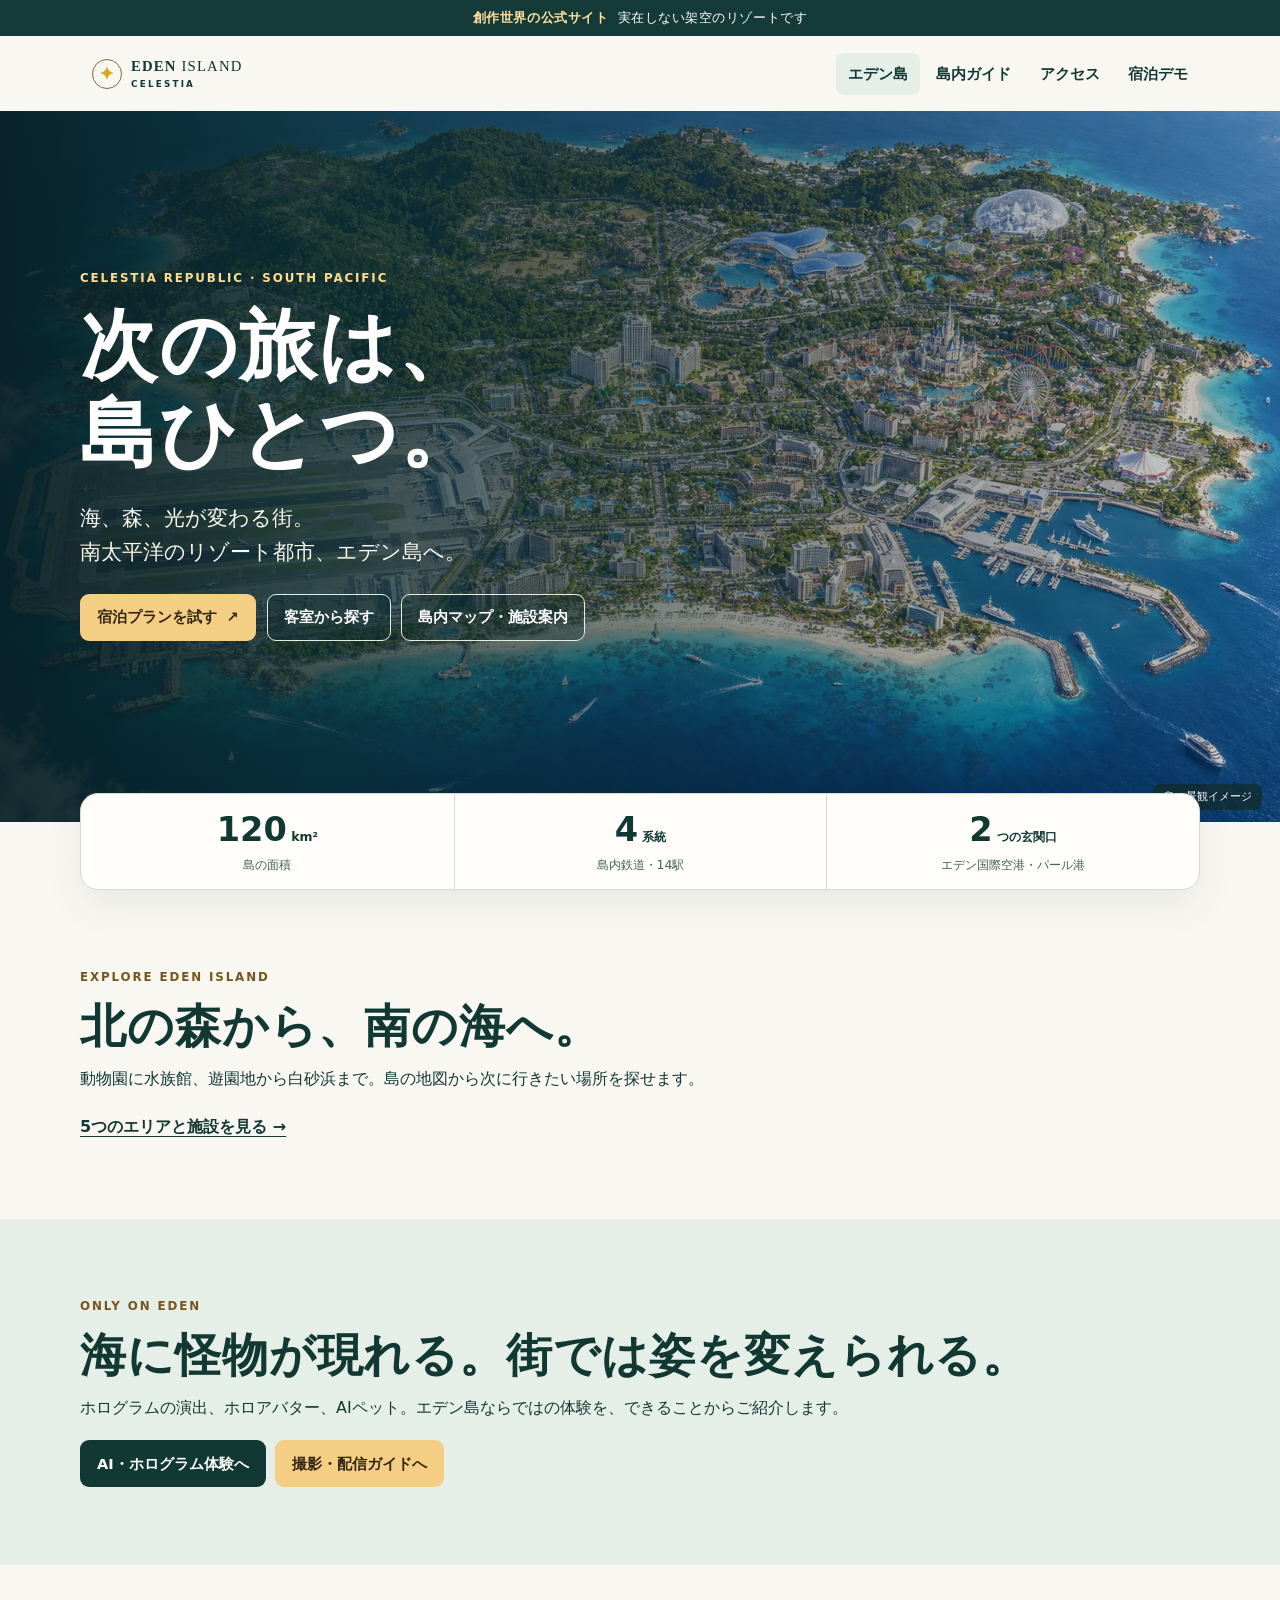
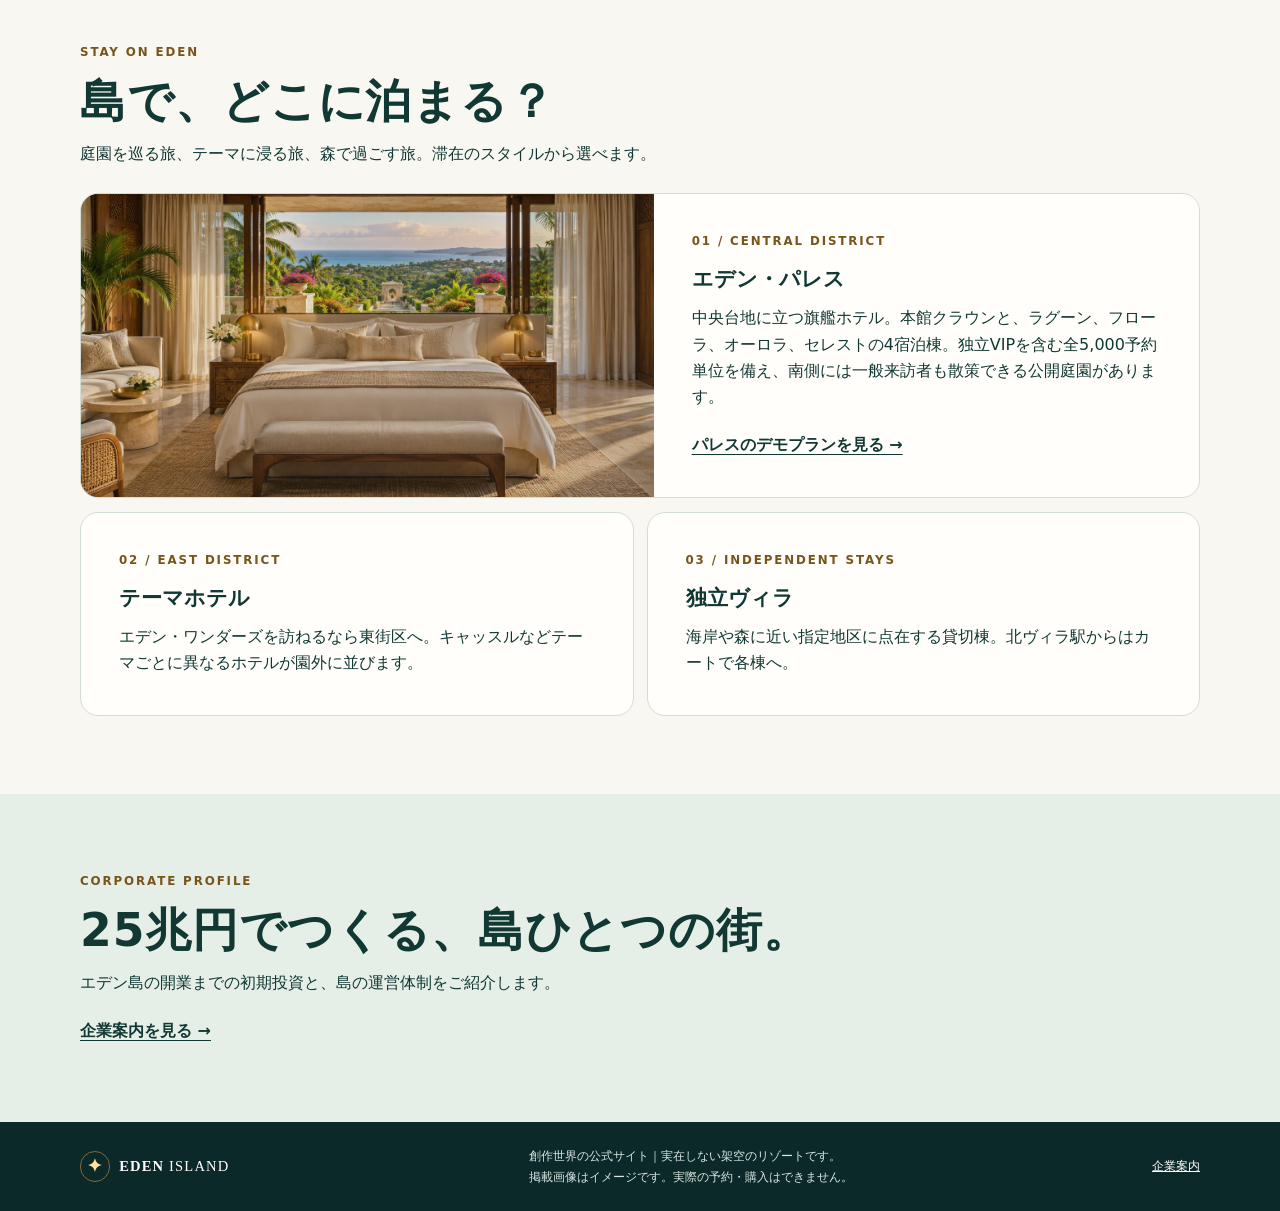
<file: index.html>
<!doctype html>
<html lang="ja"><head><meta charset="utf-8"><meta name="viewport" content="width=device-width,initial-scale=1"><meta name="color-scheme" content="light"><meta name="description" content="創作世界のエデン島。宿泊施設と交通のご案内。"><meta name="referrer" content="no-referrer"><meta http-equiv="Content-Security-Policy" content="default-src 'self'; connect-src 'none'; object-src 'none'; base-uri 'none'; form-action 'none'"><title>南太平洋のリゾート都市 | EDEN ISLAND</title><link rel="stylesheet" href="style.css"><link rel="stylesheet" href="areas.css"></head>
<body><a class="skip" href="#main">本文へ移動</a><header><div class="fiction"><strong>創作世界の公式サイト</strong><span>実在しない架空のリゾートです</span></div><div class="nav wrap"><a class="brand" href="index.html"><span aria-hidden="true" class="brand-mark">✦</span><span>EDEN <b>ISLAND</b><small>CELESTIA</small></span></a><nav aria-label="メインメニュー"><a href="index.html" aria-current="page">エデン島</a><a href="areas.html">島内ガイド</a><a href="access.html">アクセス</a><a href="booking.html">宿泊デモ</a></nav></div></header>
<main id="main"><section class="hero"><div class="wrap hero-copy"><div class="eyebrow light">CELESTIA REPUBLIC · SOUTH PACIFIC</div><h1>次の旅は、<br>島ひとつ。</h1><p>海、森、光が変わる街。<br>南太平洋のリゾート都市、エデン島へ。</p><div class="actions"><a class="button gold" href="booking.html">宿泊プランを試す <span aria-hidden="true">↗</span></a><a class="button outline" href="rooms.html">客室から探す</a><a class="button outline" href="areas.html">島内マップ・施設案内</a></div></div><span class="image-label">島の景観イメージ</span></section>
<div class="wrap island-stats" aria-label="エデン島の概要"><div><strong>120<span> km²</span></strong><small>島の面積</small></div><div><strong>4<span> 系統</span></strong><small>島内鉄道・14駅</small></div><div><strong>2<span> つの玄関口</span></strong><small>エデン国際空港・パール港</small></div></div>
<section class="wrap section"><p class="eyebrow">EXPLORE EDEN ISLAND</p><h2>北の森から、南の海へ。</h2><p>動物園に水族館、遊園地から白砂浜まで。島の地図から次に行きたい場所を探せます。</p><a class="text-link" href="areas.html">5つのエリアと施設を見る →</a></section><section class="tint"><div class="wrap section"><p class="eyebrow">ONLY ON EDEN</p><h2>海に怪物が現れる。街では姿を変えられる。</h2><p>ホログラムの演出、ホロアバター、AIペット。エデン島ならではの体験を、できることからご紹介します。</p><div class="area-footer-links"><a class="button ink" href="technology.html">AI・ホログラム体験へ</a><a class="button gold" href="photography.html">撮影・配信ガイドへ</a></div></div></section><section class="wrap section"><div class="section-heading"><p class="eyebrow">STAY ON EDEN</p><h2>島で、どこに泊まる？</h2><p>庭園を巡る旅、テーマに浸る旅、森で過ごす旅。滞在のスタイルから選べます。</p></div>
<div class="lodging"><div class="suite-visual" role="img" aria-label="エデン・パレスの客室イメージ"></div><div class="lodging-copy"><p class="eyebrow">01 / CENTRAL DISTRICT</p><h3>エデン・パレス</h3><p>中央台地に立つ旗艦ホテル。本館クラウンと、ラグーン、フローラ、オーロラ、セレストの4宿泊棟。独立VIPを含む全5,000予約単位を備え、南側には一般来訪者も散策できる公開庭園があります。</p><a class="text-link" href="booking.html#search">パレスのデモプランを見る →</a></div></div>
<div class="split"><article class="mini"><p class="eyebrow">02 / EAST DISTRICT</p><h3>テーマホテル</h3><p>エデン・ワンダーズを訪ねるなら東街区へ。キャッスルなどテーマごとに異なるホテルが園外に並びます。</p></article><article class="mini"><p class="eyebrow">03 / INDEPENDENT STAYS</p><h3>独立ヴィラ</h3><p>海岸や森に近い指定地区に点在する貸切棟。北ヴィラ駅からはカートで各棟へ。</p></article></div>
</section><section class="tint"><div class="wrap section"><p class="eyebrow">CORPORATE PROFILE</p><h2>25兆円でつくる、島ひとつの街。</h2><p>エデン島の開業までの初期投資と、島の運営体制をご紹介します。</p><a class="text-link" href="company.html">企業案内を見る →</a></div></section></main><footer><div class="wrap foot"><a class="brand" href="index.html"><span class="brand-mark" aria-hidden="true">✦</span><span>EDEN <b>ISLAND</b></span></a><div><p>創作世界の公式サイト｜実在しない架空のリゾートです。</p><p>掲載画像はイメージです。実際の予約・購入はできません。</p></div><a href="company.html">企業案内</a></div></footer></body></html>
</file>
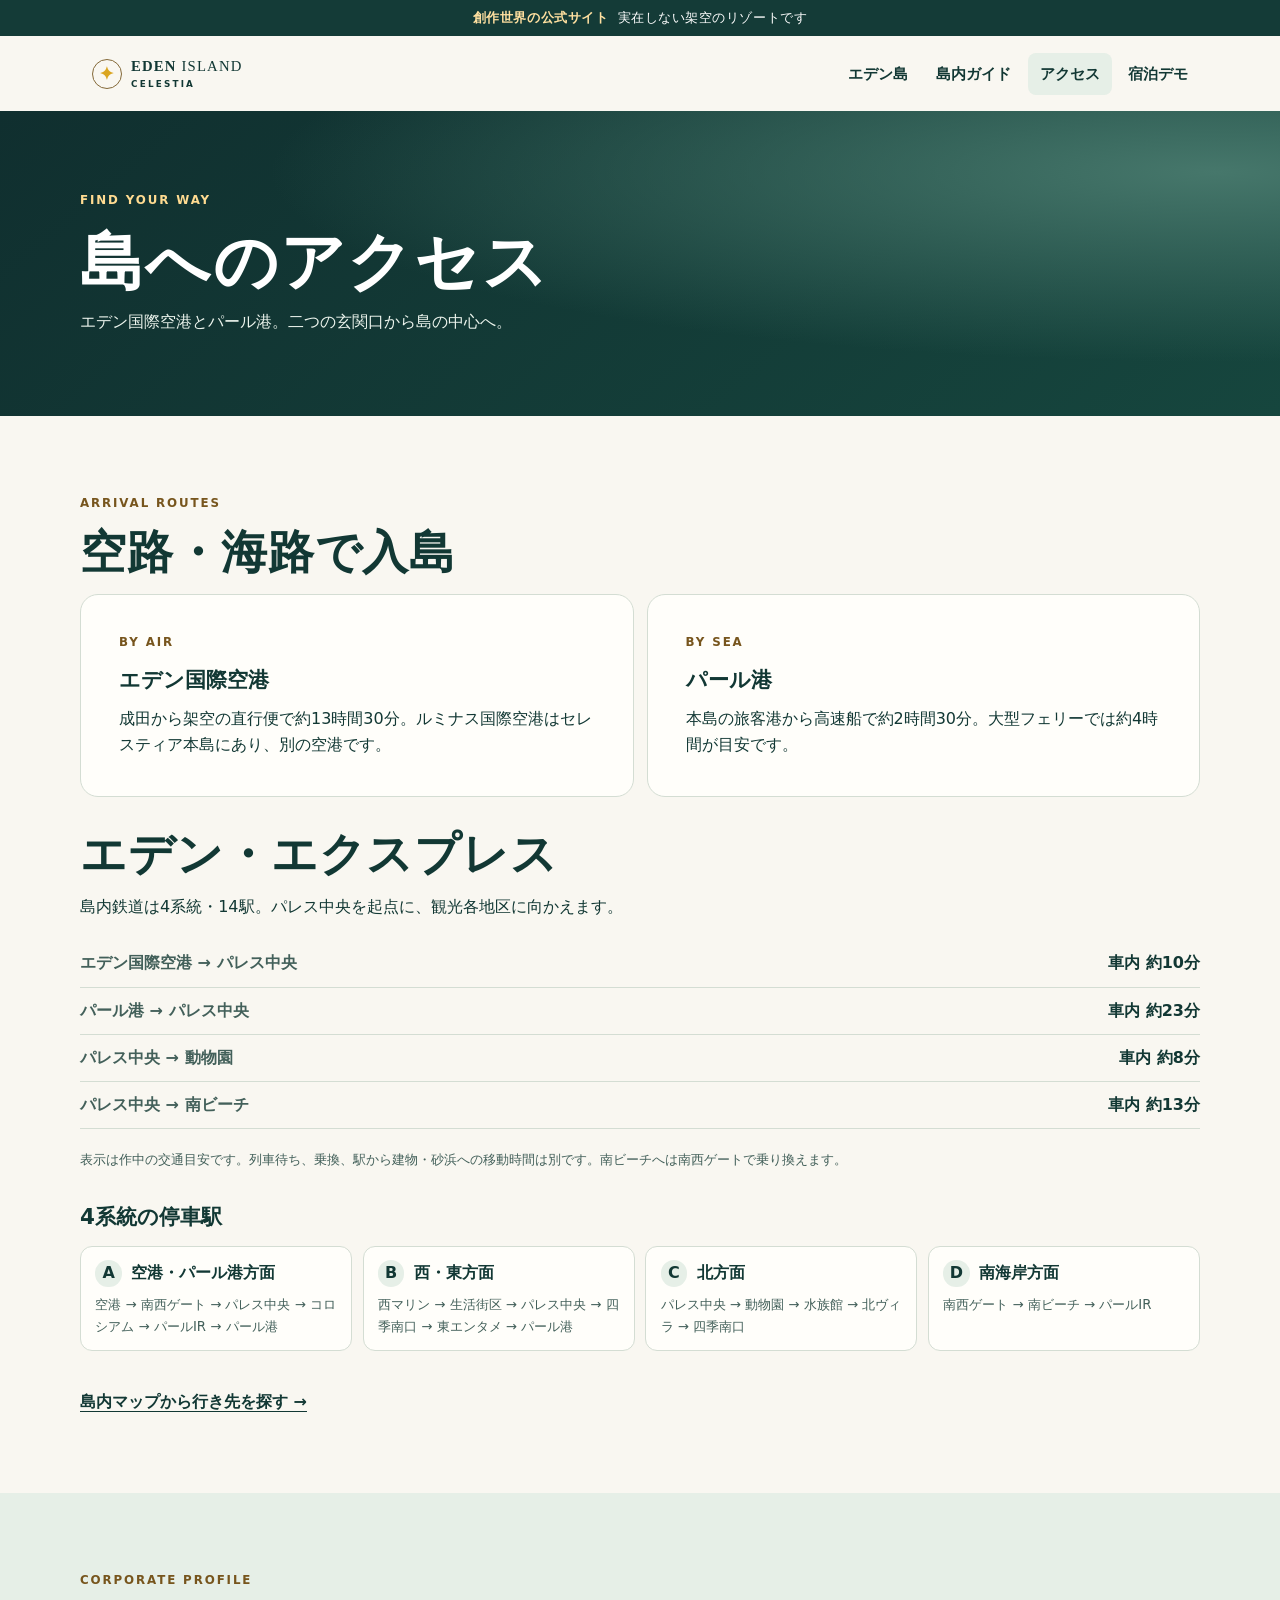
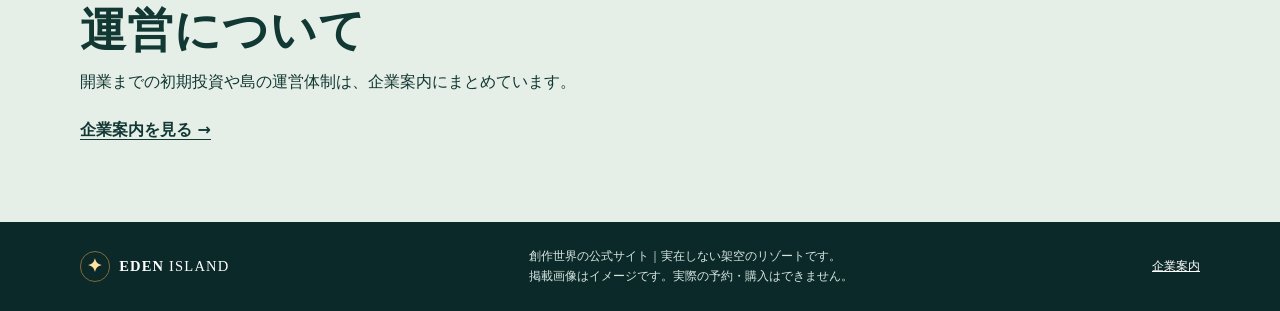
<file: access.html>
<!doctype html>
<html lang="ja"><head><meta charset="utf-8"><meta name="viewport" content="width=device-width,initial-scale=1"><meta name="color-scheme" content="light"><meta name="description" content="エデン島の玄関口と島内鉄道のご案内。"><meta name="referrer" content="no-referrer"><meta http-equiv="Content-Security-Policy" content="default-src 'self'; connect-src 'none'; object-src 'none'; base-uri 'none'; form-action 'none'"><title>島へのアクセス | EDEN ISLAND</title><link rel="stylesheet" href="style.css"><link rel="stylesheet" href="areas.css"></head>
<body><a class="skip" href="#main">本文へ移動</a><header><div class="fiction"><strong>創作世界の公式サイト</strong><span>実在しない架空のリゾートです</span></div><div class="nav wrap"><a class="brand" href="index.html"><span aria-hidden="true" class="brand-mark">✦</span><span>EDEN <b>ISLAND</b><small>CELESTIA</small></span></a><nav aria-label="メインメニュー"><a href="index.html">エデン島</a><a href="areas.html">島内ガイド</a><a href="access.html" aria-current="page">アクセス</a><a href="booking.html">宿泊デモ</a></nav></div></header>
<main id="main"><section class="compact"><div class="wrap"><p class="eyebrow light">FIND YOUR WAY</p><h1>島へのアクセス</h1><p>エデン国際空港とパール港。二つの玄関口から島の中心へ。</p></div></section>
<section class="wrap section"><p class="eyebrow">ARRIVAL ROUTES</p><h2>空路・海路で入島</h2><div class="split"><article class="mini"><p class="eyebrow">BY AIR</p><h3>エデン国際空港</h3><p>成田から架空の直行便で約13時間30分。ルミナス国際空港はセレスティア本島にあり、別の空港です。</p></article><article class="mini"><p class="eyebrow">BY SEA</p><h3>パール港</h3><p>本島の旅客港から高速船で約2時間30分。大型フェリーでは約4時間が目安です。</p></article></div><h2 class="subhead" id="rail">エデン・エクスプレス</h2><p>島内鉄道は4系統・14駅。パレス中央を起点に、観光各地区に向かえます。</p><dl class="rail"><div><dt>エデン国際空港 → パレス中央</dt><dd>車内 約10分</dd></div><div><dt>パール港 → パレス中央</dt><dd>車内 約23分</dd></div><div><dt>パレス中央 → 動物園</dt><dd>車内 約8分</dd></div><div><dt>パレス中央 → 南ビーチ</dt><dd>車内 約13分</dd></div></dl><p class="fine">表示は作中の交通目安です。列車待ち、乗換、駅から建物・砂浜への移動時間は別です。南ビーチへは南西ゲートで乗り換えます。</p><h3 class="subhead">4系統の停車駅</h3><dl class="route-list"><div><dt><strong>A</strong> 空港・パール港方面</dt><dd>空港 → 南西ゲート → パレス中央 → コロシアム → パールIR → パール港</dd></div><div><dt><strong>B</strong> 西・東方面</dt><dd>西マリン → 生活街区 → パレス中央 → 四季南口 → 東エンタメ → パール港</dd></div><div><dt><strong>C</strong> 北方面</dt><dd>パレス中央 → 動物園 → 水族館 → 北ヴィラ → 四季南口</dd></div><div><dt><strong>D</strong> 南海岸方面</dt><dd>南西ゲート → 南ビーチ → パールIR</dd></div></dl><a class="text-link" href="areas.html#map">島内マップから行き先を探す →</a></section>
<section class="tint" id="about"><div class="wrap section"><p class="eyebrow">CORPORATE PROFILE</p><h2>運営について</h2><p>開業までの初期投資や島の運営体制は、企業案内にまとめています。</p><a class="text-link" href="company.html">企業案内を見る →</a></div></section></main><footer><div class="wrap foot"><a class="brand" href="index.html"><span class="brand-mark" aria-hidden="true">✦</span><span>EDEN <b>ISLAND</b></span></a><div><p>創作世界の公式サイト｜実在しない架空のリゾートです。</p><p>掲載画像はイメージです。実際の予約・購入はできません。</p></div><a href="company.html">企業案内</a></div></footer></body></html>
</file>
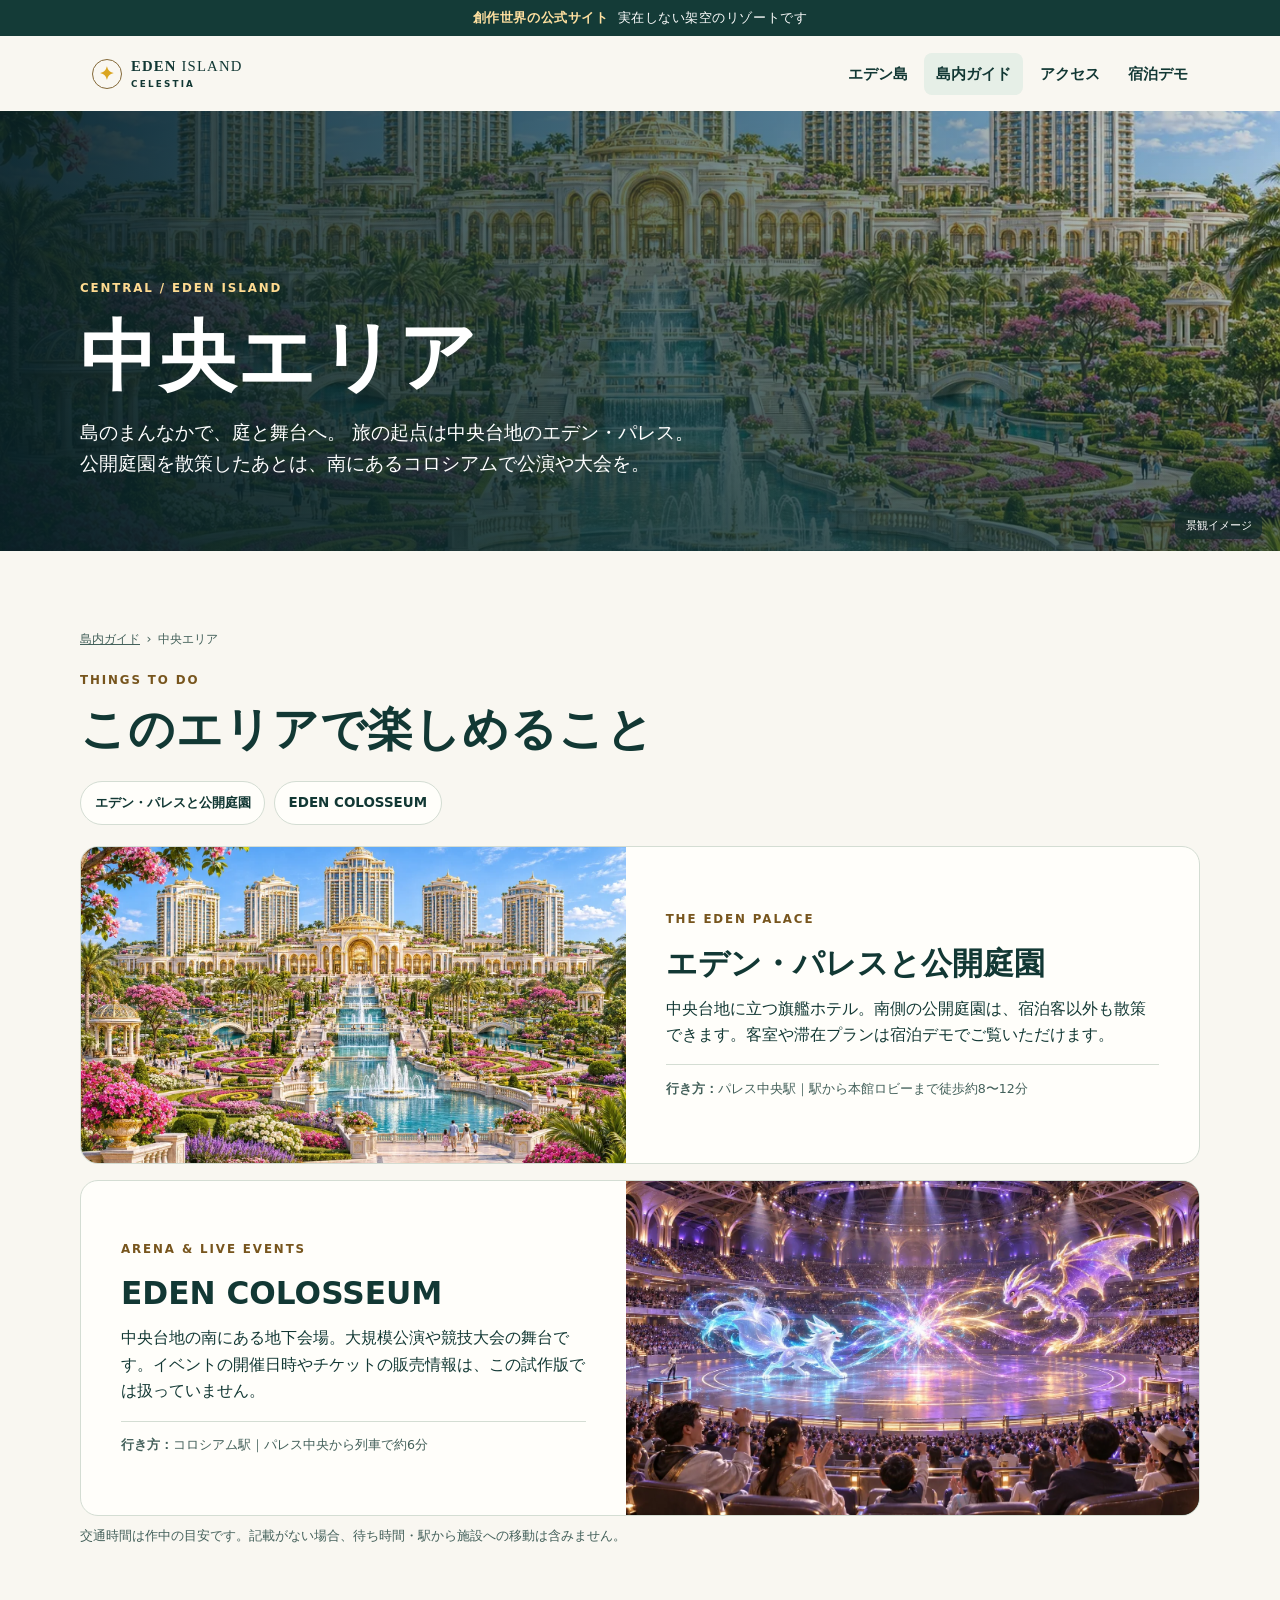
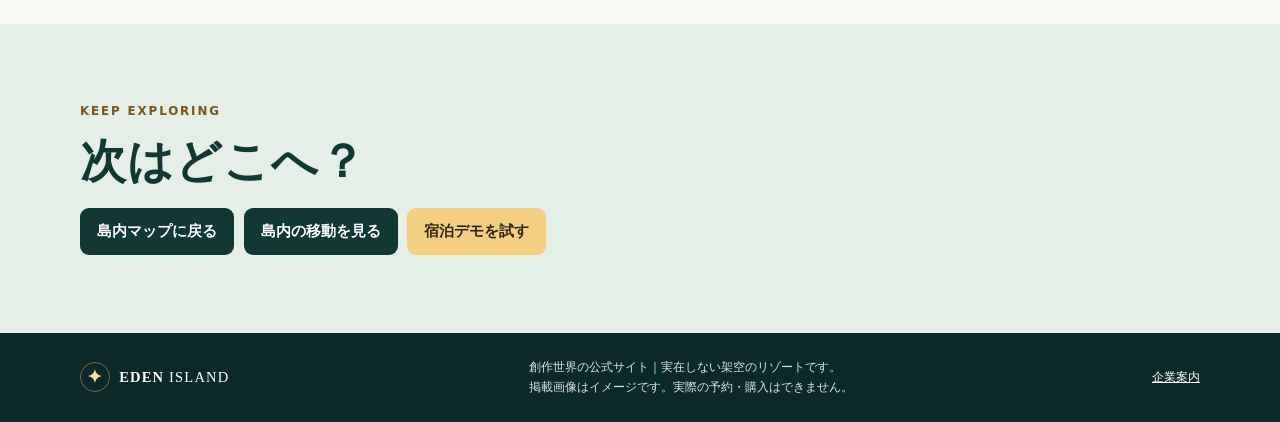
<file: area-central.html>
<!doctype html><html lang="ja"><head><meta charset="utf-8"><meta name="viewport" content="width=device-width,initial-scale=1"><meta name="description" content="旅の起点は中央台地のエデン・パレス。公開庭園を散策したあとは、南にあるコロシアムで公演や大会を。"><meta name="referrer" content="no-referrer"><meta http-equiv="Content-Security-Policy" content="default-src 'self'; connect-src 'none'; object-src 'none'; base-uri 'none'; form-action 'none'"><title>中央エリア | EDEN ISLAND</title><link rel="stylesheet" href="style.css"><link rel="stylesheet" href="areas.css"></head><body><a class="skip" href="#main">本文へ移動</a><header><div class="fiction"><strong>創作世界の公式サイト</strong><span>実在しない架空のリゾートです</span></div><div class="nav wrap"><a class="brand" href="index.html"><span aria-hidden="true" class="brand-mark">✦</span><span>EDEN <b>ISLAND</b><small>CELESTIA</small></span></a><nav aria-label="メインメニュー"><a href="index.html">エデン島</a><a href="areas.html" aria-current="page">島内ガイド</a><a href="access.html">アクセス</a><a href="booking.html">宿泊デモ</a></nav></div></header><main id="main"><section class="area-hero"><img src="images/areas/palace.webp" alt="エデン・パレス・コロシアムのイメージ" fetchpriority="high"><div class="wrap"><p class="eyebrow light">CENTRAL / EDEN ISLAND</p><h1>中央エリア</h1><p>島のまんなかで、庭と舞台へ。 旅の起点は中央台地のエデン・パレス。公開庭園を散策したあとは、南にあるコロシアムで公演や大会を。</p></div><span class="image-label">景観イメージ</span></section><section class="section wrap"><div class="trail"><a href="areas.html#map">島内ガイド</a><span aria-hidden="true">›</span><span>中央エリア</span></div><p class="eyebrow">THINGS TO DO</p><h2>このエリアで楽しめること</h2><div class="feature-links" aria-label="施設の目次"><a href="#palace">エデン・パレスと公開庭園</a><a href="#colosseum">EDEN COLOSSEUM</a></div><div class="feature-list"><article class="feature" id="palace"><figure><img src="images/areas/palace.webp" alt="中央台地に建つエデン・パレス" loading="lazy" decoding="async"></figure><div class="copy"><p class="eyebrow">THE EDEN PALACE</p><h3>エデン・パレスと公開庭園</h3><p>中央台地に立つ旗艦ホテル。南側の公開庭園は、宿泊客以外も散策できます。客室や滞在プランは宿泊デモでご覧いただけます。</p><p class="arrival"><strong>行き方：</strong>パレス中央駅｜駅から本館ロビーまで徒歩約8〜12分</p></div></article><article class="feature" id="colosseum"><figure><img src="images/areas/arena.webp" alt="コロシアムの演出イメージ" loading="lazy" decoding="async"></figure><div class="copy"><p class="eyebrow">ARENA & LIVE EVENTS</p><h3>EDEN COLOSSEUM</h3><p>中央台地の南にある地下会場。大規模公演や競技大会の舞台です。イベントの開催日時やチケットの販売情報は、この試作版では扱っていません。</p><p class="arrival"><strong>行き方：</strong>コロシアム駅｜パレス中央から列車で約6分</p></div></article></div><p class="fine">交通時間は作中の目安です。記載がない場合、待ち時間・駅から施設への移動は含みません。</p></section><section class="tint"><div class="wrap section"><p class="eyebrow">KEEP EXPLORING</p><h2>次はどこへ？</h2><div class="area-footer-links"><a class="button ink" href="areas.html#map">島内マップに戻る</a><a class="button ink" href="access.html#rail">島内の移動を見る</a><a class="button gold" href="booking.html">宿泊デモを試す</a></div></div></section></main><footer><div class="wrap foot"><a class="brand" href="index.html"><span class="brand-mark" aria-hidden="true">✦</span><span>EDEN <b>ISLAND</b></span></a><div><p>創作世界の公式サイト｜実在しない架空のリゾートです。</p><p>掲載画像はイメージです。実際の予約・購入はできません。</p></div><a href="company.html">企業案内</a></div></footer></body></html>
</file>
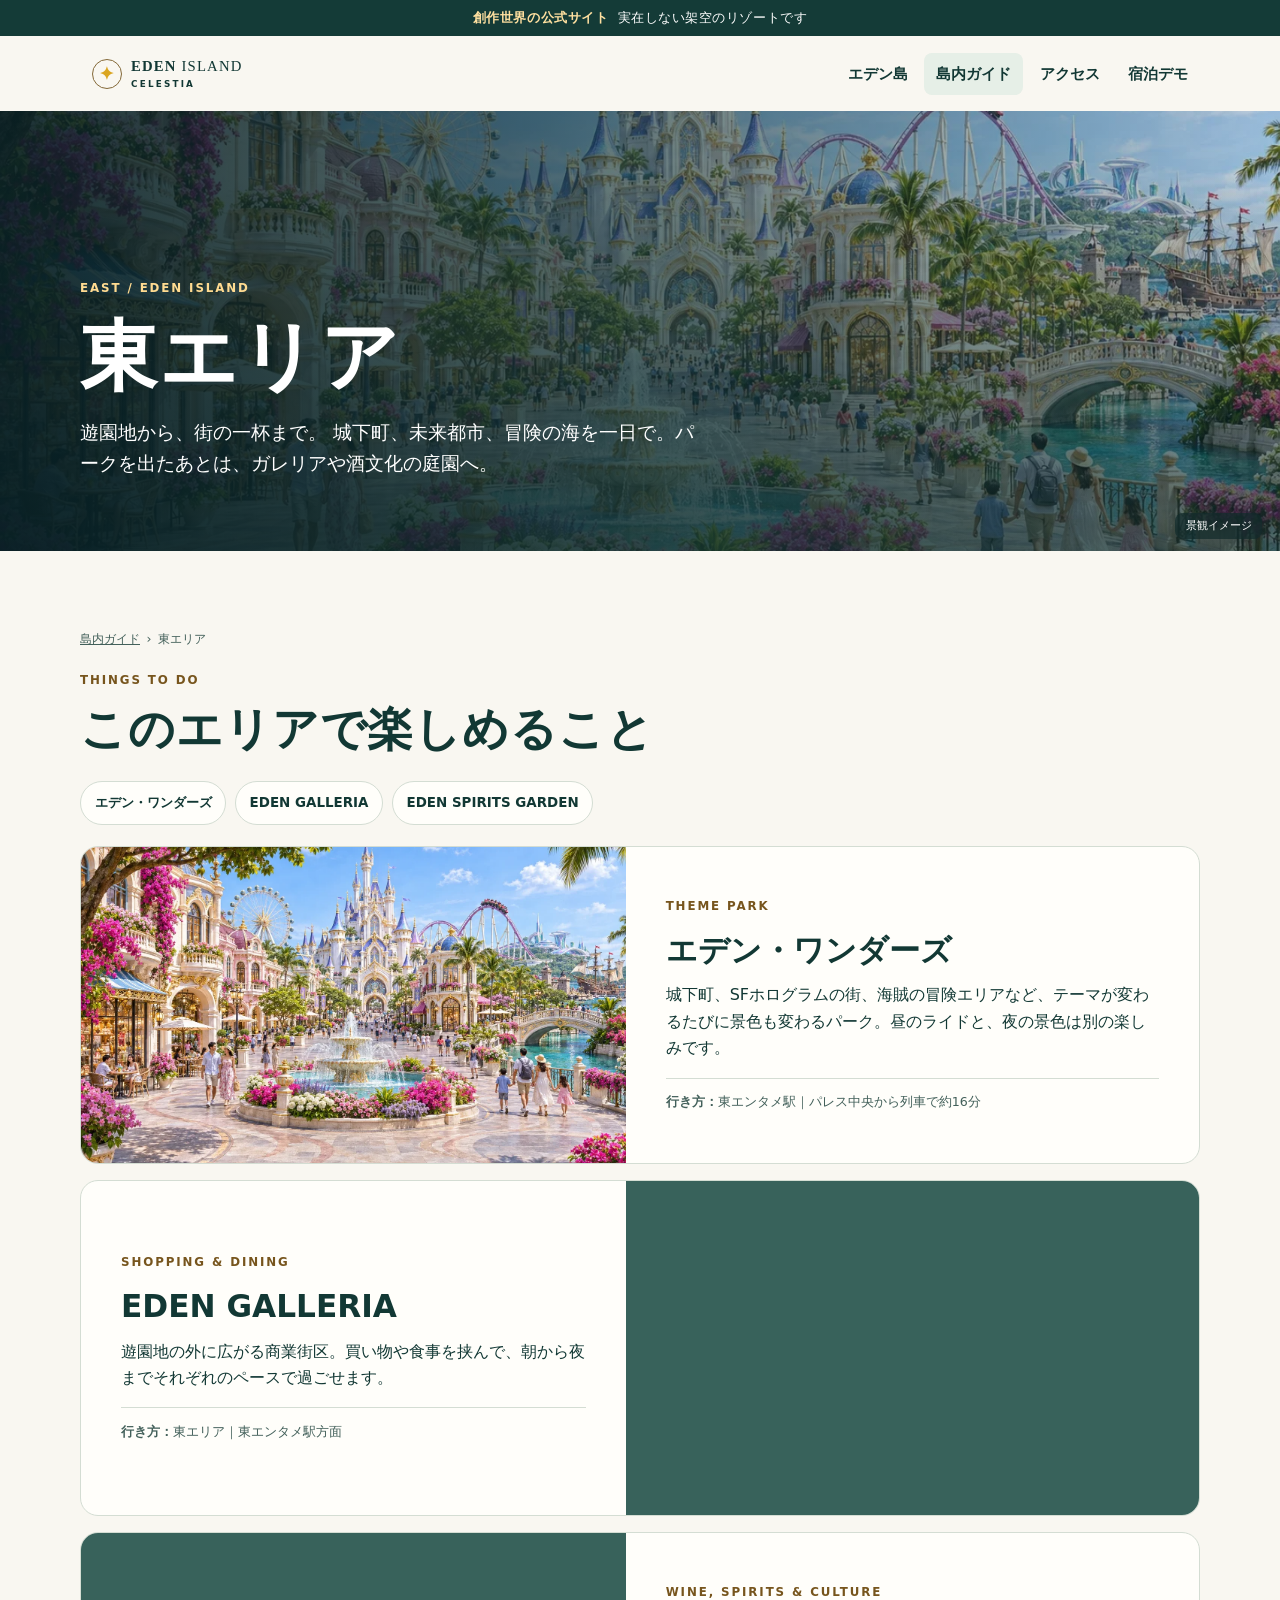
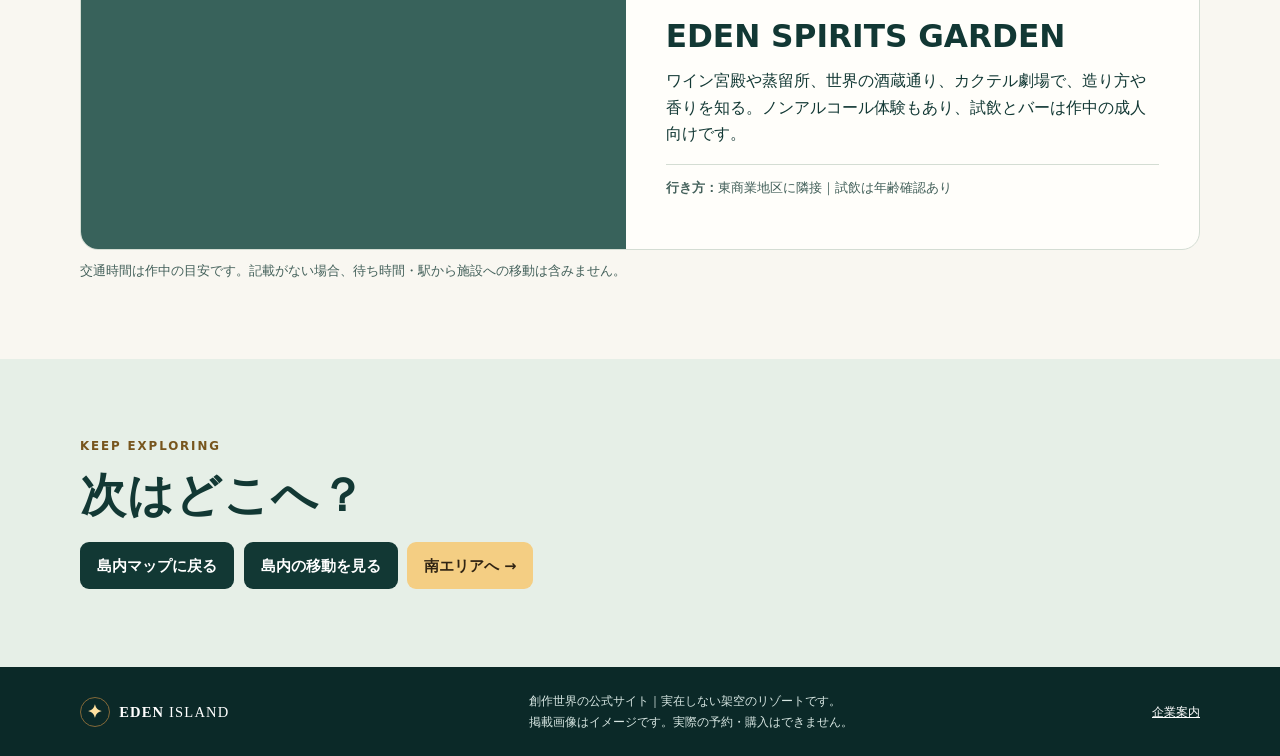
<file: area-east.html>
<!doctype html><html lang="ja"><head><meta charset="utf-8"><meta name="viewport" content="width=device-width,initial-scale=1"><meta name="description" content="城下町、未来都市、冒険の海を一日で。パークを出たあとは、ガレリアや酒文化の庭園へ。"><meta name="referrer" content="no-referrer"><meta http-equiv="Content-Security-Policy" content="default-src 'self'; connect-src 'none'; object-src 'none'; base-uri 'none'; form-action 'none'"><title>東エリア | EDEN ISLAND</title><link rel="stylesheet" href="style.css"><link rel="stylesheet" href="areas.css"></head><body><a class="skip" href="#main">本文へ移動</a><header><div class="fiction"><strong>創作世界の公式サイト</strong><span>実在しない架空のリゾートです</span></div><div class="nav wrap"><a class="brand" href="index.html"><span aria-hidden="true" class="brand-mark">✦</span><span>EDEN <b>ISLAND</b><small>CELESTIA</small></span></a><nav aria-label="メインメニュー"><a href="index.html">エデン島</a><a href="areas.html" aria-current="page">島内ガイド</a><a href="access.html">アクセス</a><a href="booking.html">宿泊デモ</a></nav></div></header><main id="main"><section class="area-hero"><img src="images/areas/amusement.webp" alt="遊園地・買い物・酒文化のイメージ" fetchpriority="high"><div class="wrap"><p class="eyebrow light">EAST / EDEN ISLAND</p><h1>東エリア</h1><p>遊園地から、街の一杯まで。 城下町、未来都市、冒険の海を一日で。パークを出たあとは、ガレリアや酒文化の庭園へ。</p></div><span class="image-label">景観イメージ</span></section><section class="section wrap"><div class="trail"><a href="areas.html#map">島内ガイド</a><span aria-hidden="true">›</span><span>東エリア</span></div><p class="eyebrow">THINGS TO DO</p><h2>このエリアで楽しめること</h2><div class="feature-links" aria-label="施設の目次"><a href="#wonders">エデン・ワンダーズ</a><a href="#galleria">EDEN GALLERIA</a><a href="#spirits">EDEN SPIRITS GARDEN</a></div><div class="feature-list"><article class="feature" id="wonders"><figure><img src="images/areas/amusement.webp" alt="夕暮れのエデン・ワンダーズ" loading="lazy" decoding="async"></figure><div class="copy"><p class="eyebrow">THEME PARK</p><h3>エデン・ワンダーズ</h3><p>城下町、SFホログラムの街、海賊の冒険エリアなど、テーマが変わるたびに景色も変わるパーク。昼のライドと、夜の景色は別の楽しみです。</p><p class="arrival"><strong>行き方：</strong>東エンタメ駅｜パレス中央から列車で約16分</p></div></article><article class="feature" id="galleria"><figure><img src="images/areas/galleria.webp" alt="照明に彩られた商業施設ガレリア" loading="lazy" decoding="async"></figure><div class="copy"><p class="eyebrow">SHOPPING & DINING</p><h3>EDEN GALLERIA</h3><p>遊園地の外に広がる商業街区。買い物や食事を挟んで、朝から夜までそれぞれのペースで過ごせます。</p><p class="arrival"><strong>行き方：</strong>東エリア｜東エンタメ駅方面</p></div></article><article class="feature" id="spirits"><figure><img src="images/areas/spirits.webp" alt="酒文化施設の庭園と温室風のパビリオン" loading="lazy" decoding="async"></figure><div class="copy"><p class="eyebrow">WINE, SPIRITS & CULTURE</p><h3>EDEN SPIRITS GARDEN</h3><p>ワイン宮殿や蒸留所、世界の酒蔵通り、カクテル劇場で、造り方や香りを知る。ノンアルコール体験もあり、試飲とバーは作中の成人向けです。</p><p class="arrival"><strong>行き方：</strong>東商業地区に隣接｜試飲は年齢確認あり</p></div></article></div><p class="fine">交通時間は作中の目安です。記載がない場合、待ち時間・駅から施設への移動は含みません。</p></section><section class="tint"><div class="wrap section"><p class="eyebrow">KEEP EXPLORING</p><h2>次はどこへ？</h2><div class="area-footer-links"><a class="button ink" href="areas.html#map">島内マップに戻る</a><a class="button ink" href="access.html#rail">島内の移動を見る</a><a class="button gold" href="area-south.html">南エリアへ →</a></div></div></section></main><footer><div class="wrap foot"><a class="brand" href="index.html"><span class="brand-mark" aria-hidden="true">✦</span><span>EDEN <b>ISLAND</b></span></a><div><p>創作世界の公式サイト｜実在しない架空のリゾートです。</p><p>掲載画像はイメージです。実際の予約・購入はできません。</p></div><a href="company.html">企業案内</a></div></footer></body></html>
</file>
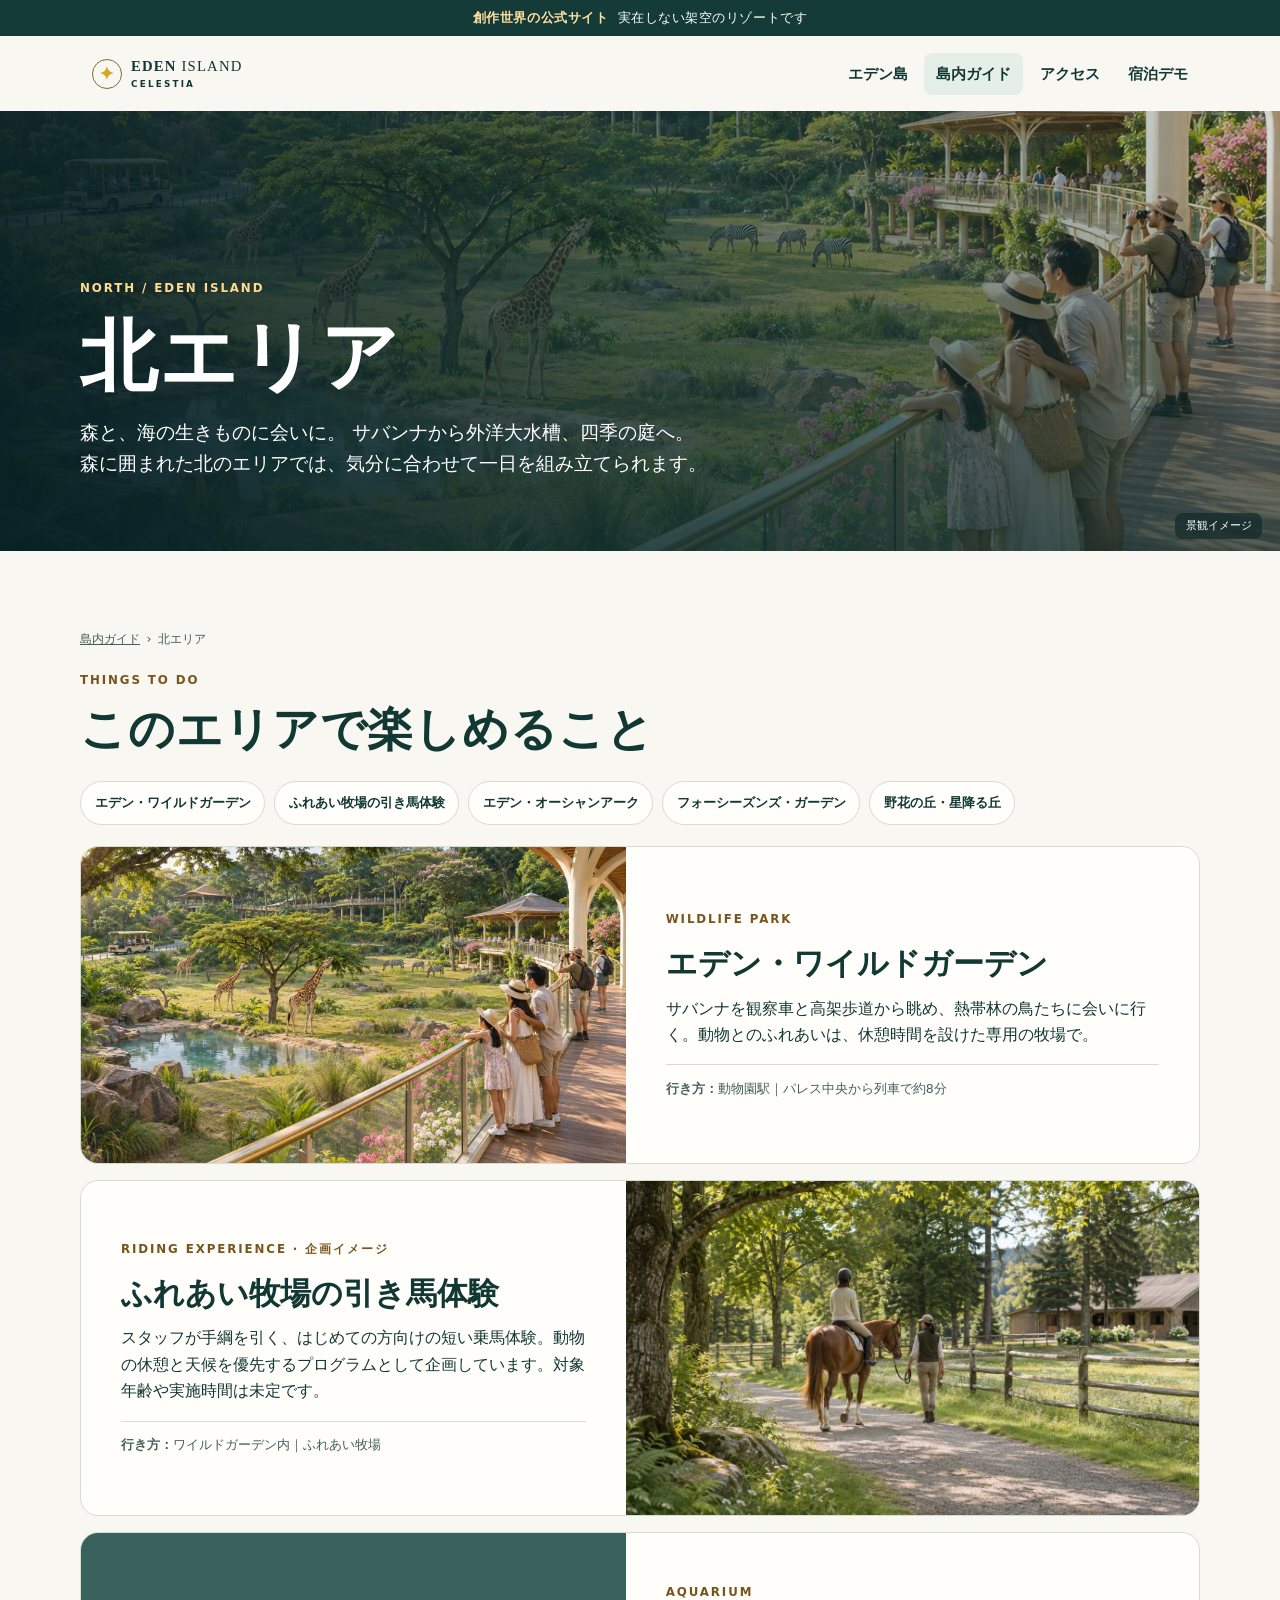
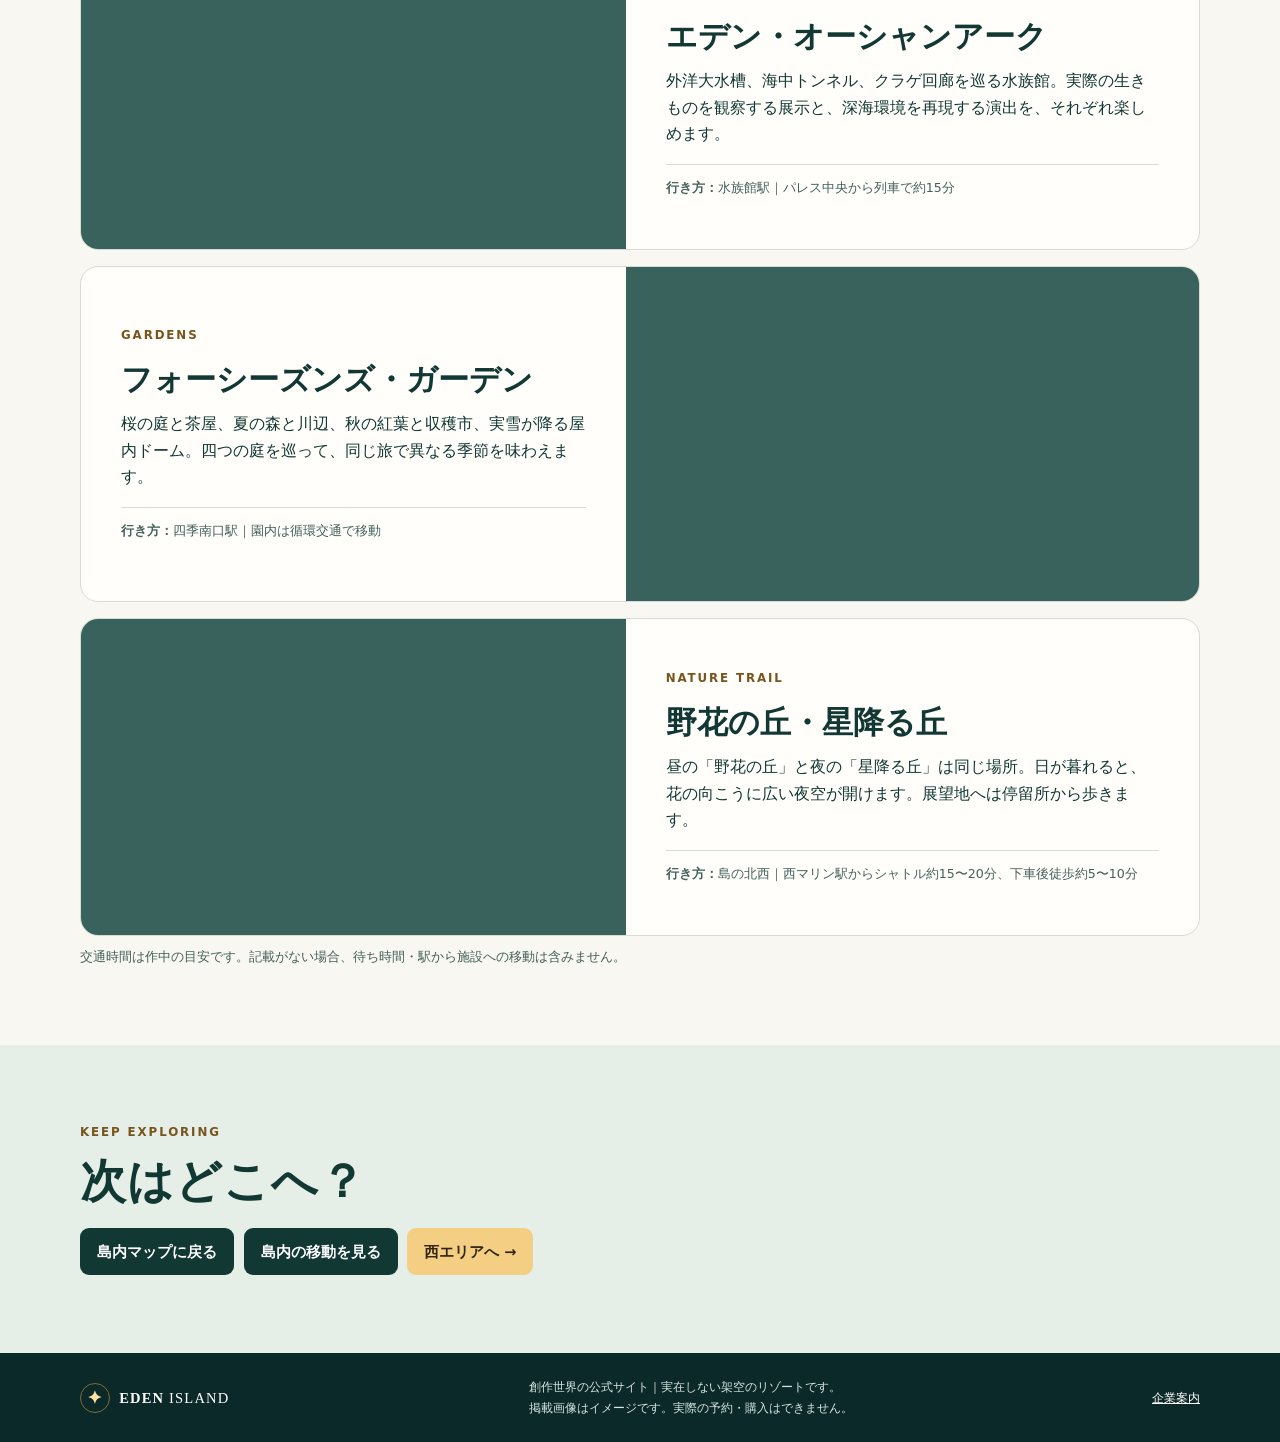
<file: area-north.html>
<!doctype html><html lang="ja"><head><meta charset="utf-8"><meta name="viewport" content="width=device-width,initial-scale=1"><meta name="description" content="サバンナから外洋大水槽、四季の庭へ。森に囲まれた北のエリアでは、気分に合わせて一日を組み立てられます。"><meta name="referrer" content="no-referrer"><meta http-equiv="Content-Security-Policy" content="default-src 'self'; connect-src 'none'; object-src 'none'; base-uri 'none'; form-action 'none'"><title>北エリア | EDEN ISLAND</title><link rel="stylesheet" href="style.css"><link rel="stylesheet" href="areas.css"></head><body><a class="skip" href="#main">本文へ移動</a><header><div class="fiction"><strong>創作世界の公式サイト</strong><span>実在しない架空のリゾートです</span></div><div class="nav wrap"><a class="brand" href="index.html"><span aria-hidden="true" class="brand-mark">✦</span><span>EDEN <b>ISLAND</b><small>CELESTIA</small></span></a><nav aria-label="メインメニュー"><a href="index.html">エデン島</a><a href="areas.html" aria-current="page">島内ガイド</a><a href="access.html">アクセス</a><a href="booking.html">宿泊デモ</a></nav></div></header><main id="main"><section class="area-hero"><img src="images/areas/zoo.webp" alt="動物園・水族館・四季の庭のイメージ" fetchpriority="high"><div class="wrap"><p class="eyebrow light">NORTH / EDEN ISLAND</p><h1>北エリア</h1><p>森と、海の生きものに会いに。 サバンナから外洋大水槽、四季の庭へ。森に囲まれた北のエリアでは、気分に合わせて一日を組み立てられます。</p></div><span class="image-label">景観イメージ</span></section><section class="section wrap"><div class="trail"><a href="areas.html#map">島内ガイド</a><span aria-hidden="true">›</span><span>北エリア</span></div><p class="eyebrow">THINGS TO DO</p><h2>このエリアで楽しめること</h2><div class="feature-links" aria-label="施設の目次"><a href="#zoo">エデン・ワイルドガーデン</a><a href="#riding">ふれあい牧場の引き馬体験</a><a href="#aquarium">エデン・オーシャンアーク</a><a href="#seasons">フォーシーズンズ・ガーデン</a><a href="#hill">野花の丘・星降る丘</a></div><div class="feature-list"><article class="feature" id="zoo"><figure><img src="images/areas/zoo.webp" alt="緑豊かな敷地に広がる動物園" loading="lazy" decoding="async"></figure><div class="copy"><p class="eyebrow">WILDLIFE PARK</p><h3>エデン・ワイルドガーデン</h3><p>サバンナを観察車と高架歩道から眺め、熱帯林の鳥たちに会いに行く。動物とのふれあいは、休憩時間を設けた専用の牧場で。</p><p class="arrival"><strong>行き方：</strong>動物園駅｜パレス中央から列車で約8分</p></div></article><article class="feature" id="riding"><figure><img src="images/areas/riding.webp" alt="緑豊かな牧場での引き馬体験のイメージ" loading="lazy" decoding="async"></figure><div class="copy"><p class="eyebrow">RIDING EXPERIENCE · 企画イメージ</p><h3>ふれあい牧場の引き馬体験</h3><p>スタッフが手綱を引く、はじめての方向けの短い乗馬体験。動物の休憩と天候を優先するプログラムとして企画しています。対象年齢や実施時間は未定です。</p><p class="arrival"><strong>行き方：</strong>ワイルドガーデン内｜ふれあい牧場</p></div></article><article class="feature" id="aquarium"><figure><img src="images/areas/aquarium.webp" alt="青い外洋大水槽" loading="lazy" decoding="async"></figure><div class="copy"><p class="eyebrow">AQUARIUM</p><h3>エデン・オーシャンアーク</h3><p>外洋大水槽、海中トンネル、クラゲ回廊を巡る水族館。実際の生きものを観察する展示と、深海環境を再現する演出を、それぞれ楽しめます。</p><p class="arrival"><strong>行き方：</strong>水族館駅｜パレス中央から列車で約15分</p></div></article><article class="feature" id="seasons"><figure><img src="images/areas/seasons.webp" alt="桜が咲く庭園" loading="lazy" decoding="async"></figure><div class="copy"><p class="eyebrow">GARDENS</p><h3>フォーシーズンズ・ガーデン</h3><p>桜の庭と茶屋、夏の森と川辺、秋の紅葉と収穫市、実雪が降る屋内ドーム。四つの庭を巡って、同じ旅で異なる季節を味わえます。</p><p class="arrival"><strong>行き方：</strong>四季南口駅｜園内は循環交通で移動</p></div></article><article class="feature" id="hill"><figure><img src="images/areas/wildflowers.webp" alt="野花が咲くなだらかな丘" loading="lazy" decoding="async"></figure><div class="copy"><p class="eyebrow">NATURE TRAIL</p><h3>野花の丘・星降る丘</h3><p>昼の「野花の丘」と夜の「星降る丘」は同じ場所。日が暮れると、花の向こうに広い夜空が開けます。展望地へは停留所から歩きます。</p><p class="arrival"><strong>行き方：</strong>島の北西｜西マリン駅からシャトル約15〜20分、下車後徒歩約5〜10分</p></div></article></div><p class="fine">交通時間は作中の目安です。記載がない場合、待ち時間・駅から施設への移動は含みません。</p></section><section class="tint"><div class="wrap section"><p class="eyebrow">KEEP EXPLORING</p><h2>次はどこへ？</h2><div class="area-footer-links"><a class="button ink" href="areas.html#map">島内マップに戻る</a><a class="button ink" href="access.html#rail">島内の移動を見る</a><a class="button gold" href="area-west.html">西エリアへ →</a></div></div></section></main><footer><div class="wrap foot"><a class="brand" href="index.html"><span class="brand-mark" aria-hidden="true">✦</span><span>EDEN <b>ISLAND</b></span></a><div><p>創作世界の公式サイト｜実在しない架空のリゾートです。</p><p>掲載画像はイメージです。実際の予約・購入はできません。</p></div><a href="company.html">企業案内</a></div></footer></body></html>
</file>
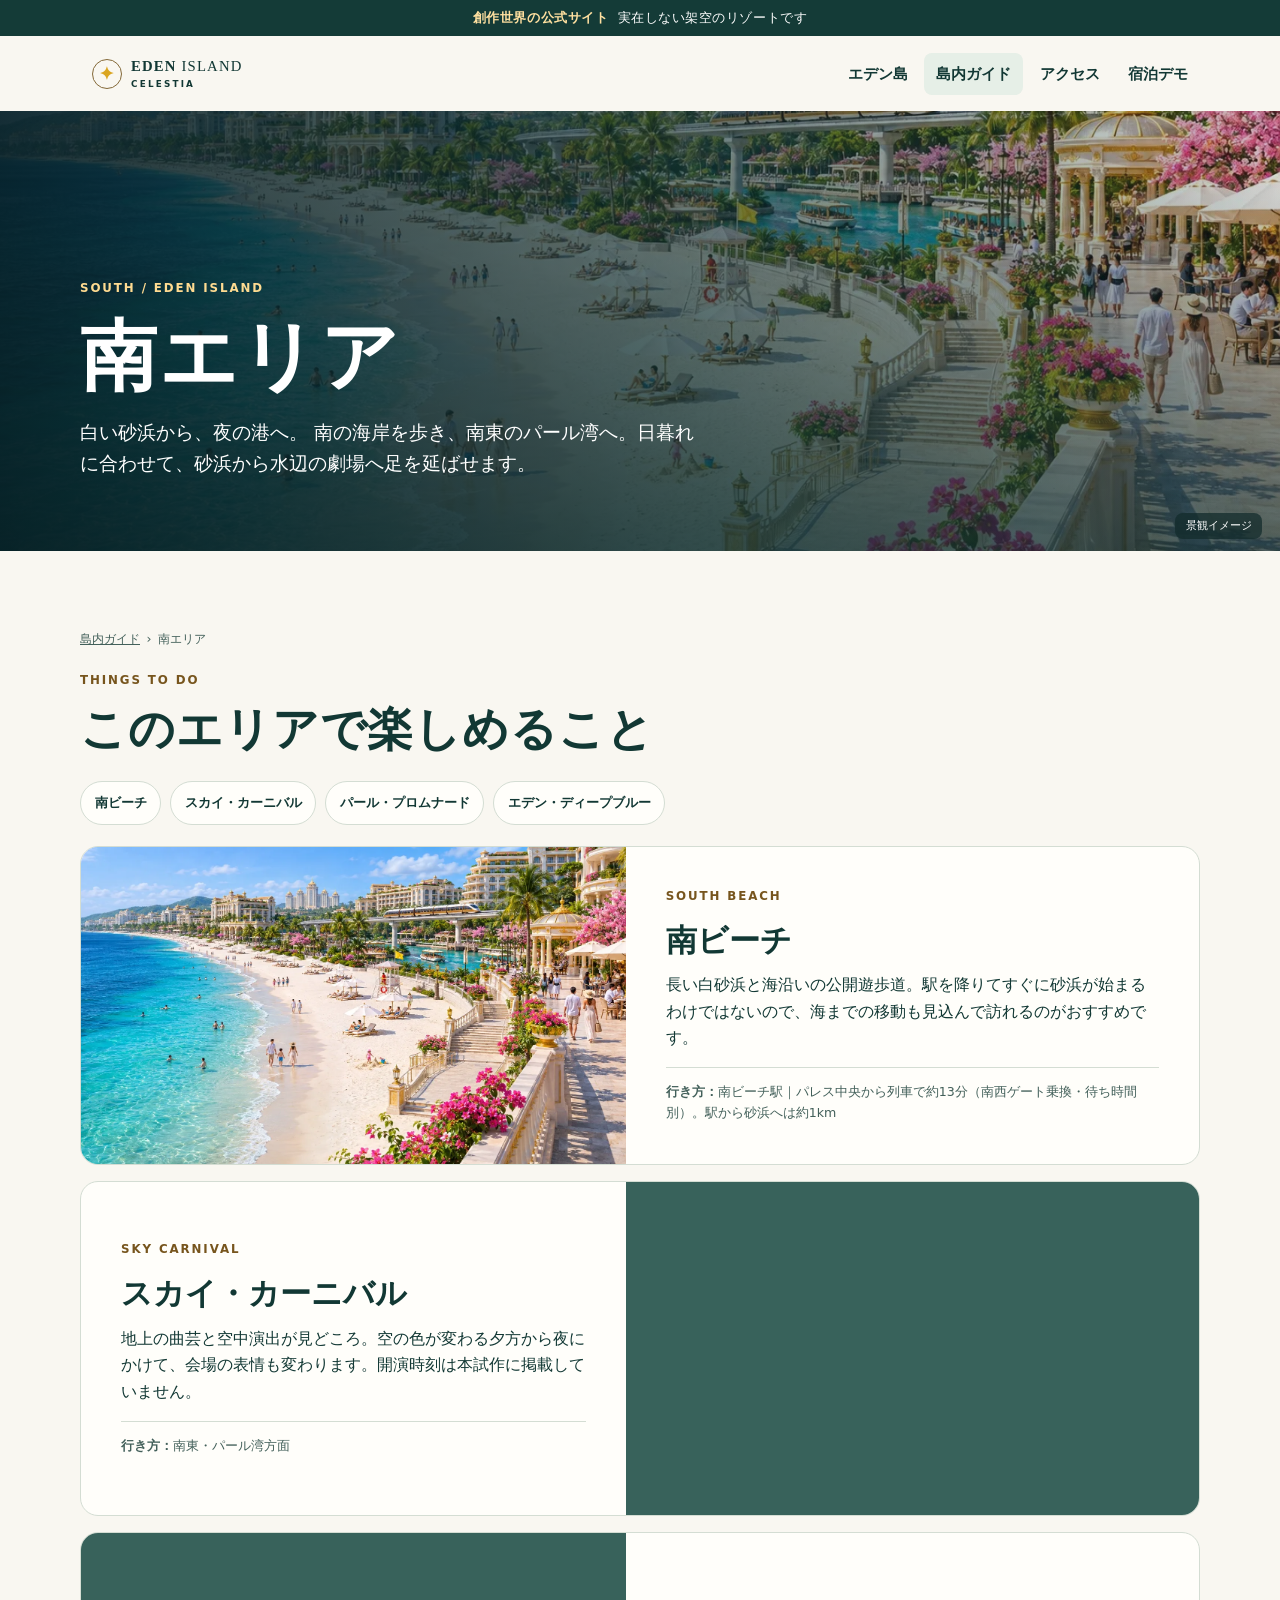
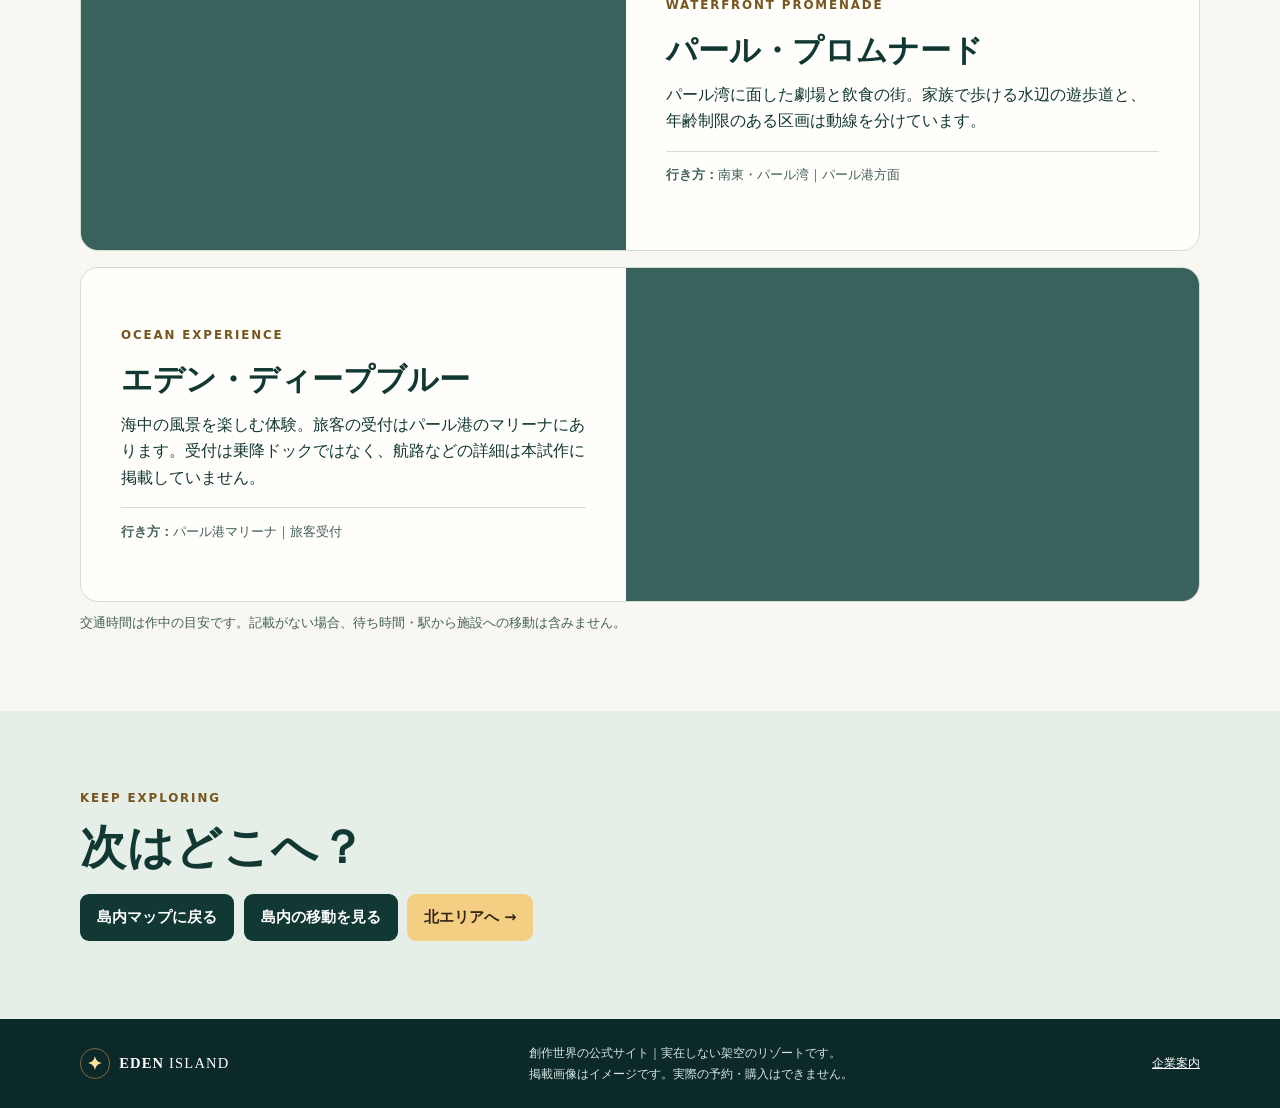
<file: area-south.html>
<!doctype html><html lang="ja"><head><meta charset="utf-8"><meta name="viewport" content="width=device-width,initial-scale=1"><meta name="description" content="南の海岸を歩き、南東のパール湾へ。日暮れに合わせて、砂浜から水辺の劇場へ足を延ばせます。"><meta name="referrer" content="no-referrer"><meta http-equiv="Content-Security-Policy" content="default-src 'self'; connect-src 'none'; object-src 'none'; base-uri 'none'; form-action 'none'"><title>南エリア | EDEN ISLAND</title><link rel="stylesheet" href="style.css"><link rel="stylesheet" href="areas.css"></head><body><a class="skip" href="#main">本文へ移動</a><header><div class="fiction"><strong>創作世界の公式サイト</strong><span>実在しない架空のリゾートです</span></div><div class="nav wrap"><a class="brand" href="index.html"><span aria-hidden="true" class="brand-mark">✦</span><span>EDEN <b>ISLAND</b><small>CELESTIA</small></span></a><nav aria-label="メインメニュー"><a href="index.html">エデン島</a><a href="areas.html" aria-current="page">島内ガイド</a><a href="access.html">アクセス</a><a href="booking.html">宿泊デモ</a></nav></div></header><main id="main"><section class="area-hero"><img src="images/areas/south-beach.webp" alt="白砂のビーチ・劇場・パール港のイメージ" fetchpriority="high"><div class="wrap"><p class="eyebrow light">SOUTH / EDEN ISLAND</p><h1>南エリア</h1><p>白い砂浜から、夜の港へ。 南の海岸を歩き、南東のパール湾へ。日暮れに合わせて、砂浜から水辺の劇場へ足を延ばせます。</p></div><span class="image-label">景観イメージ</span></section><section class="section wrap"><div class="trail"><a href="areas.html#map">島内ガイド</a><span aria-hidden="true">›</span><span>南エリア</span></div><p class="eyebrow">THINGS TO DO</p><h2>このエリアで楽しめること</h2><div class="feature-links" aria-label="施設の目次"><a href="#beach">南ビーチ</a><a href="#sky">スカイ・カーニバル</a><a href="#promenade">パール・プロムナード</a><a href="#deep-blue">エデン・ディープブルー</a></div><div class="feature-list"><article class="feature" id="beach"><figure><img src="images/areas/south-beach.webp" alt="海に沿って広がる南の白砂浜" loading="lazy" decoding="async"></figure><div class="copy"><p class="eyebrow">SOUTH BEACH</p><h3>南ビーチ</h3><p>長い白砂浜と海沿いの公開遊歩道。駅を降りてすぐに砂浜が始まるわけではないので、海までの移動も見込んで訪れるのがおすすめです。</p><p class="arrival"><strong>行き方：</strong>南ビーチ駅｜パレス中央から列車で約13分（南西ゲート乗換・待ち時間別）。駅から砂浜へは約1km</p></div></article><article class="feature" id="sky"><figure><img src="images/areas/sky.webp" alt="夕暮れのカーニバル会場" loading="lazy" decoding="async"></figure><div class="copy"><p class="eyebrow">SKY CARNIVAL</p><h3>スカイ・カーニバル</h3><p>地上の曲芸と空中演出が見どころ。空の色が変わる夕方から夜にかけて、会場の表情も変わります。開演時刻は本試作に掲載していません。</p><p class="arrival"><strong>行き方：</strong>南東・パール湾方面</p></div></article><article class="feature" id="promenade"><figure><img src="images/areas/promenade.webp" alt="劇場が並ぶパール湾の夜景" loading="lazy" decoding="async"></figure><div class="copy"><p class="eyebrow">WATERFRONT PROMENADE</p><h3>パール・プロムナード</h3><p>パール湾に面した劇場と飲食の街。家族で歩ける水辺の遊歩道と、年齢制限のある区画は動線を分けています。</p><p class="arrival"><strong>行き方：</strong>南東・パール湾｜パール港方面</p></div></article><article class="feature" id="deep-blue"><figure><img src="images/areas/deep-blue.webp" alt="海中を眺めるディープブルーのラウンジ" loading="lazy" decoding="async"></figure><div class="copy"><p class="eyebrow">OCEAN EXPERIENCE</p><h3>エデン・ディープブルー</h3><p>海中の風景を楽しむ体験。旅客の受付はパール港のマリーナにあります。受付は乗降ドックではなく、航路などの詳細は本試作に掲載していません。</p><p class="arrival"><strong>行き方：</strong>パール港マリーナ｜旅客受付</p></div></article></div><p class="fine">交通時間は作中の目安です。記載がない場合、待ち時間・駅から施設への移動は含みません。</p></section><section class="tint"><div class="wrap section"><p class="eyebrow">KEEP EXPLORING</p><h2>次はどこへ？</h2><div class="area-footer-links"><a class="button ink" href="areas.html#map">島内マップに戻る</a><a class="button ink" href="access.html#rail">島内の移動を見る</a><a class="button gold" href="area-north.html">北エリアへ →</a></div></div></section></main><footer><div class="wrap foot"><a class="brand" href="index.html"><span class="brand-mark" aria-hidden="true">✦</span><span>EDEN <b>ISLAND</b></span></a><div><p>創作世界の公式サイト｜実在しない架空のリゾートです。</p><p>掲載画像はイメージです。実際の予約・購入はできません。</p></div><a href="company.html">企業案内</a></div></footer></body></html>
</file>
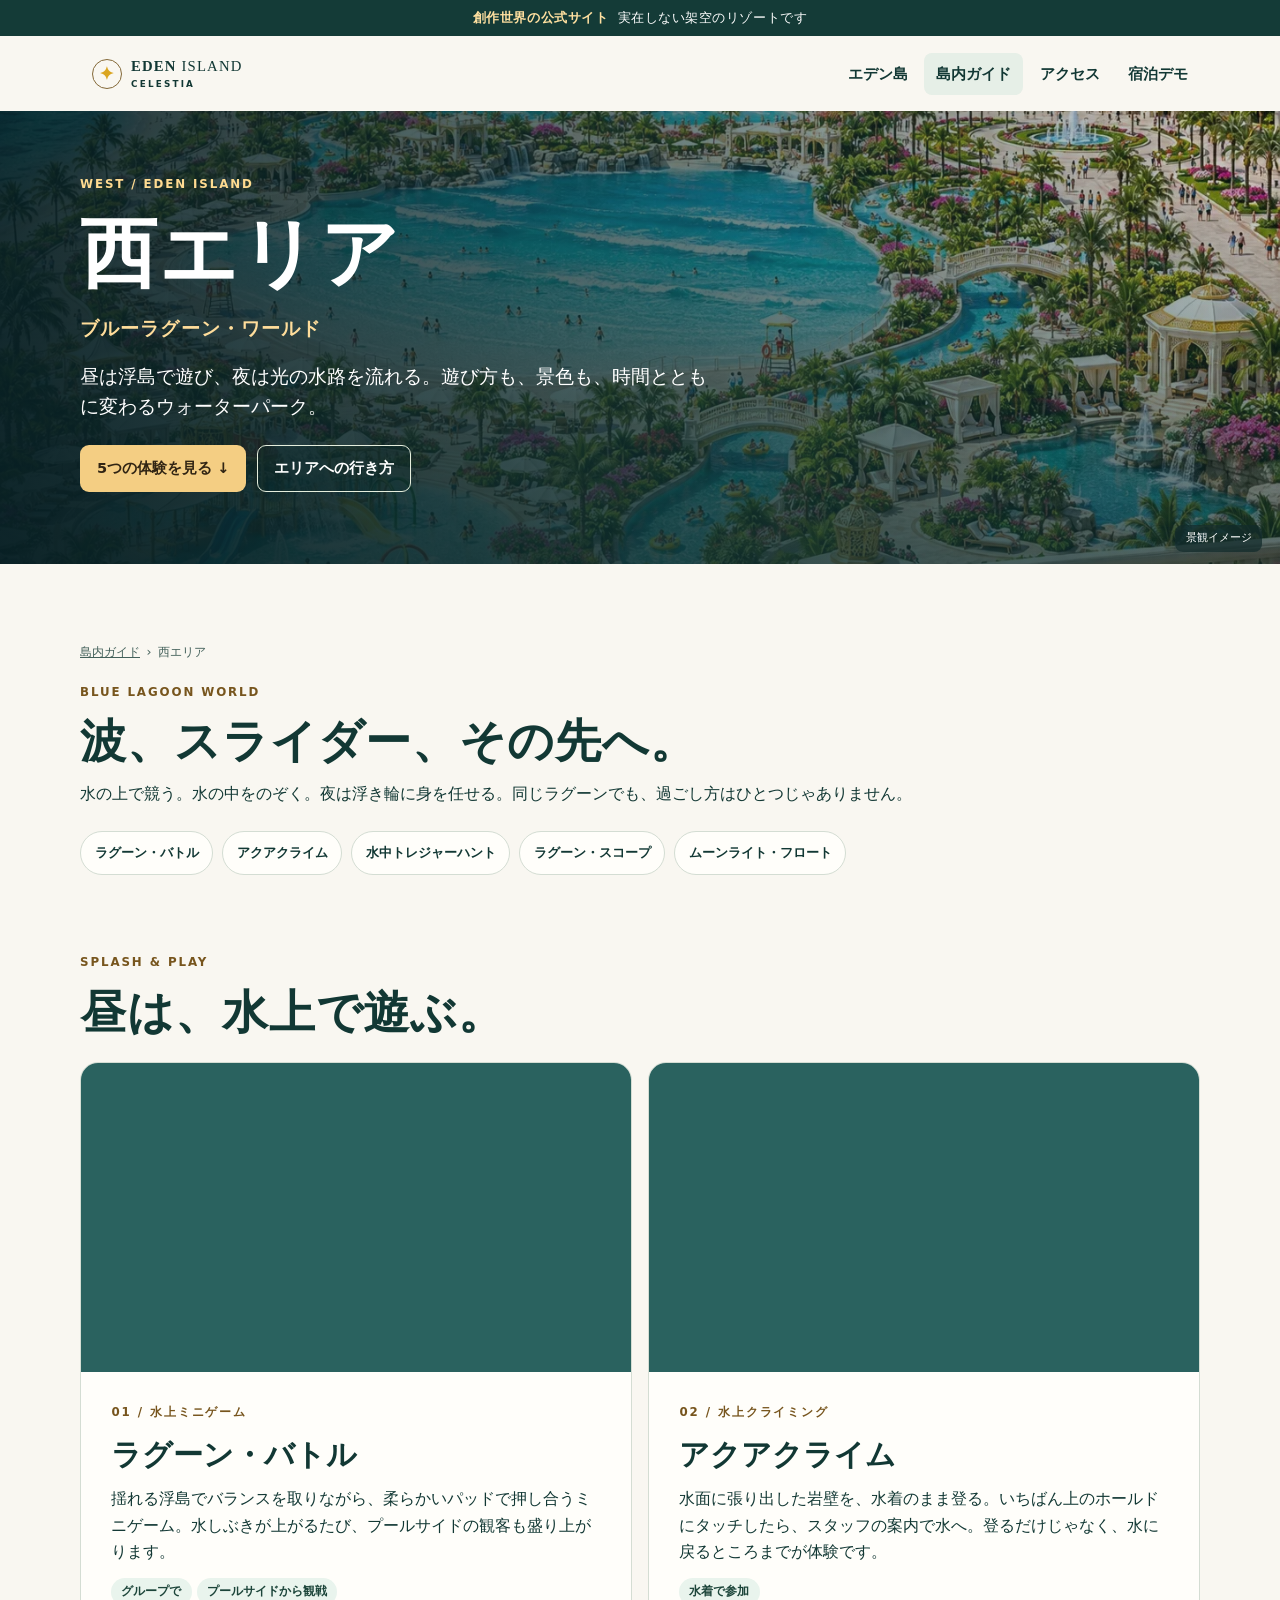
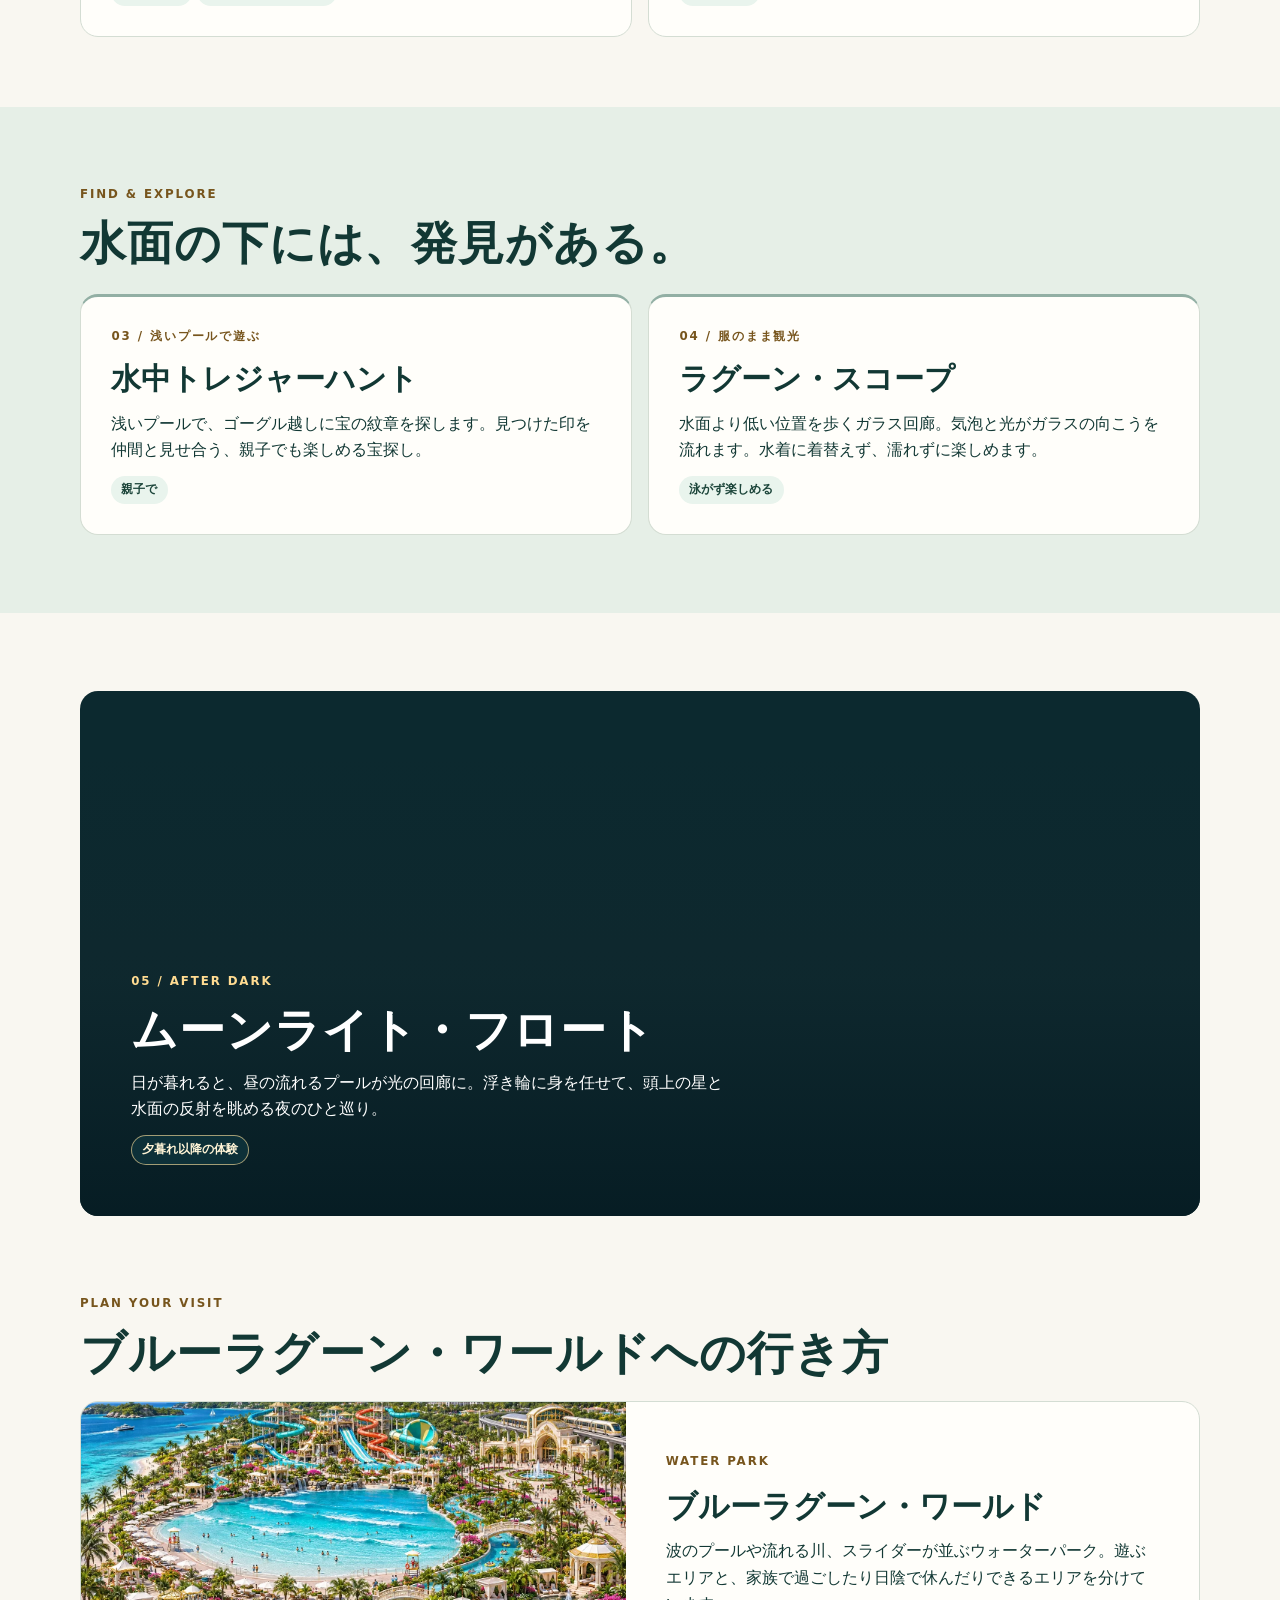
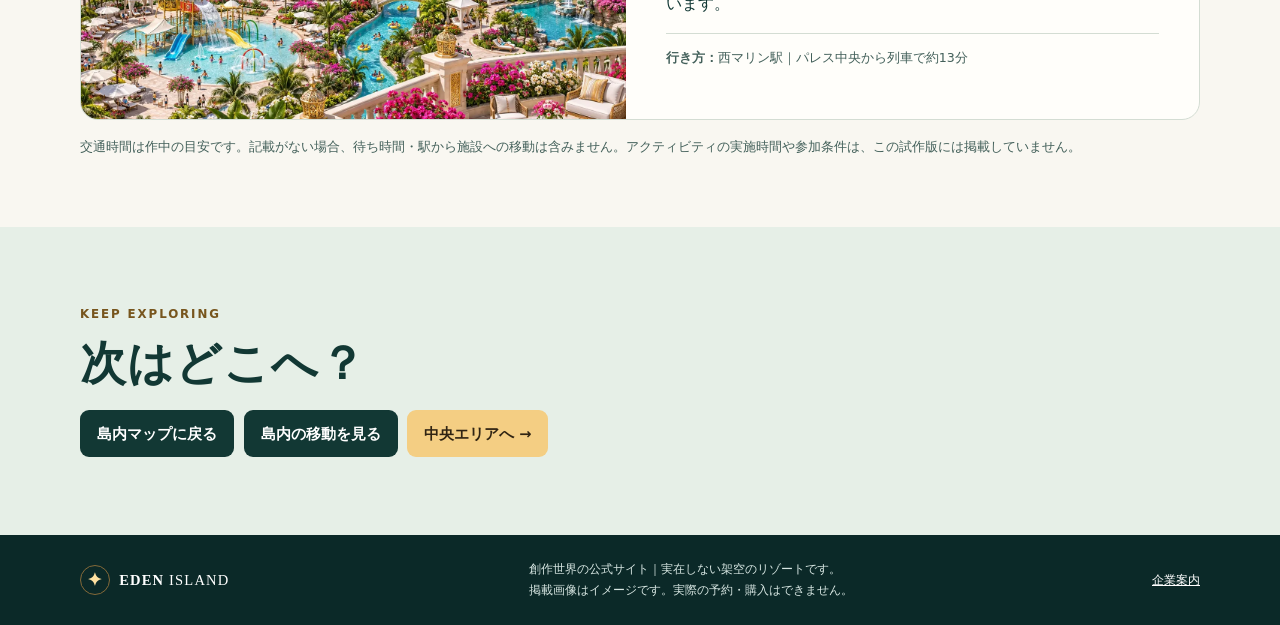
<file: area-west.html>
<!doctype html><html lang="ja"><head><meta charset="utf-8"><meta name="viewport" content="width=device-width,initial-scale=1"><meta name="description" content="ブルーラグーン・ワールドの水上ゲーム、クライミング、泳がず楽しめる水中回廊、夜の流れるプール。"><meta name="referrer" content="no-referrer"><meta http-equiv="Content-Security-Policy" content="default-src 'self'; connect-src 'none'; object-src 'none'; base-uri 'none'; form-action 'none'"><title>西エリア | EDEN ISLAND</title><link rel="stylesheet" href="style.css"><link rel="stylesheet" href="areas.css"><link rel="stylesheet" href="west.css"></head><body><a class="skip" href="#main">本文へ移動</a><header><div class="fiction"><strong>創作世界の公式サイト</strong><span>実在しない架空のリゾートです</span></div><div class="nav wrap"><a class="brand" href="index.html"><span aria-hidden="true" class="brand-mark">✦</span><span>EDEN <b>ISLAND</b><small>CELESTIA</small></span></a><nav aria-label="メインメニュー"><a href="index.html">エデン島</a><a href="areas.html" aria-current="page">島内ガイド</a><a href="access.html">アクセス</a><a href="booking.html">宿泊デモ</a></nav></div></header><main id="main"><section class="area-hero west-hero"><img src="images/areas/waterpark.webp" alt="ウォーターパーク・ラグーンのイメージ" fetchpriority="high"><div class="wrap"><p class="eyebrow light">WEST / EDEN ISLAND</p><h1>西エリア</h1><p class="west-sub">ブルーラグーン・ワールド</p><p>昼は浮島で遊び、夜は光の水路を流れる。遊び方も、景色も、時間とともに変わるウォーターパーク。</p><div class="actions"><a class="button gold" href="#experiences">5つの体験を見る ↓</a><a class="button outline" href="#waterpark">エリアへの行き方</a></div></div><span class="image-label">景観イメージ</span></section><section class="section wrap"><div class="trail"><a href="areas.html#map">島内ガイド</a><span aria-hidden="true">›</span><span>西エリア</span></div><p class="eyebrow">BLUE LAGOON WORLD</p><h2>波、スライダー、その先へ。</h2>
<p>水の上で競う。水の中をのぞく。夜は浮き輪に身を任せる。同じラグーンでも、過ごし方はひとつじゃありません。</p>
<nav class="feature-links west-jump" aria-label="体験の目次">
<a href="#battle">ラグーン・バトル</a><a href="#climb">アクアクライム</a><a href="#treasure">水中トレジャーハント</a><a href="#scope">ラグーン・スコープ</a><a href="#moonlight">ムーンライト・フロート</a></nav>
</section>
<section id="experiences" class="wrap west-section" aria-labelledby="day-title">
 <p class="eyebrow">SPLASH & PLAY</p><h2 id="day-title">昼は、水上で遊ぶ。</h2>
 <div class="west-grid">
  <article id="battle" class="west-card">
   <img src="images/areas/lagoon-battle.webp" alt="青いラグーンに浮かぶ台の上で、柔らかいパッドを持って遊ぶ参加者" width="1280" height="720" loading="lazy" decoding="async">
   <div class="west-copy"><p class="eyebrow">01 / 水上ミニゲーム</p><h3>ラグーン・バトル</h3><p>揺れる浮島でバランスを取りながら、柔らかいパッドで押し合うミニゲーム。水しぶきが上がるたび、プールサイドの観客も盛り上がります。</p><span class="west-tag">グループで</span><span class="west-tag">プールサイドから観戦</span></div>
  </article>
  <article id="climb" class="west-card">
   <img src="images/areas/aqua-climb.webp" alt="ラグーンの水面に面したクライミングウォール" width="1280" height="720" loading="lazy" decoding="async">
   <div class="west-copy"><p class="eyebrow">02 / 水上クライミング</p><h3>アクアクライム</h3><p>水面に張り出した岩壁を、水着のまま登る。いちばん上のホールドにタッチしたら、スタッフの案内で水へ。登るだけじゃなく、水に戻るところまでが体験です。</p><span class="west-tag">水着で参加</span></div>
  </article>
 </div>
</section>
<section class="tint west-tint" aria-labelledby="explore-title">
 <div class="wrap section"><p class="eyebrow">FIND & EXPLORE</p><h2 id="explore-title">水面の下には、発見がある。</h2>
 <div class="west-grid">
  <article id="treasure" class="west-card west-text"><div class="west-copy"><p class="eyebrow">03 / 浅いプールで遊ぶ</p><h3>水中トレジャーハント</h3><p>浅いプールで、ゴーグル越しに宝の紋章を探します。見つけた印を仲間と見せ合う、親子でも楽しめる宝探し。</p><span class="west-tag">親子で</span></div></article>
  <article id="scope" class="west-card west-text"><div class="west-copy"><p class="eyebrow">04 / 服のまま観光</p><h3>ラグーン・スコープ</h3><p>水面より低い位置を歩くガラス回廊。気泡と光がガラスの向こうを流れます。水着に着替えず、濡れずに楽しめます。</p><span class="west-tag">泳がず楽しめる</span></div></article>
 </div></div>
</section>
<section class="wrap section west-after" aria-labelledby="night-title">
 <article class="west-night" id="moonlight">
  <img src="images/areas/moonlight.webp" alt="南国の木々に囲まれ、光が水面に映る夕暮れの流れるプール" width="1280" height="720" loading="lazy" decoding="async">
  <div class="west-copy"><p class="eyebrow light">05 / AFTER DARK</p><h2 id="night-title">ムーンライト・フロート</h2><p>日が暮れると、昼の流れるプールが光の回廊に。浮き輪に身を任せて、頭上の星と水面の反射を眺める夜のひと巡り。</p><span class="west-tag">夕暮れ以降の体験</span></div>
 </article>
</section>
<section class="wrap west-section west-arrival" aria-labelledby="arrival-title"><p class="eyebrow">PLAN YOUR VISIT</p><h2 id="arrival-title">ブルーラグーン・ワールドへの行き方</h2>
<div class="feature-list"><article class="feature" id="waterpark"><figure><img src="images/areas/waterpark.webp" alt="ラグーンとスライダーのあるウォーターパーク" loading="lazy" decoding="async"></figure><div class="copy"><p class="eyebrow">WATER PARK</p><h3>ブルーラグーン・ワールド</h3><p>波のプールや流れる川、スライダーが並ぶウォーターパーク。遊ぶエリアと、家族で過ごしたり日陰で休んだりできるエリアを分けています。</p><p class="arrival"><strong>行き方：</strong>西マリン駅｜パレス中央から列車で約13分</p></div></article></div><p class="fine">交通時間は作中の目安です。記載がない場合、待ち時間・駅から施設への移動は含みません。アクティビティの実施時間や参加条件は、この試作版には掲載していません。</p></section><section class="tint"><div class="wrap section"><p class="eyebrow">KEEP EXPLORING</p><h2>次はどこへ？</h2><div class="area-footer-links"><a class="button ink" href="areas.html#map">島内マップに戻る</a><a class="button ink" href="access.html#rail">島内の移動を見る</a><a class="button gold" href="area-central.html">中央エリアへ →</a></div></div></section></main><footer><div class="wrap foot"><a class="brand" href="index.html"><span class="brand-mark" aria-hidden="true">✦</span><span>EDEN <b>ISLAND</b></span></a><div><p>創作世界の公式サイト｜実在しない架空のリゾートです。</p><p>掲載画像はイメージです。実際の予約・購入はできません。</p></div><a href="company.html">企業案内</a></div></footer></body></html>
</file>
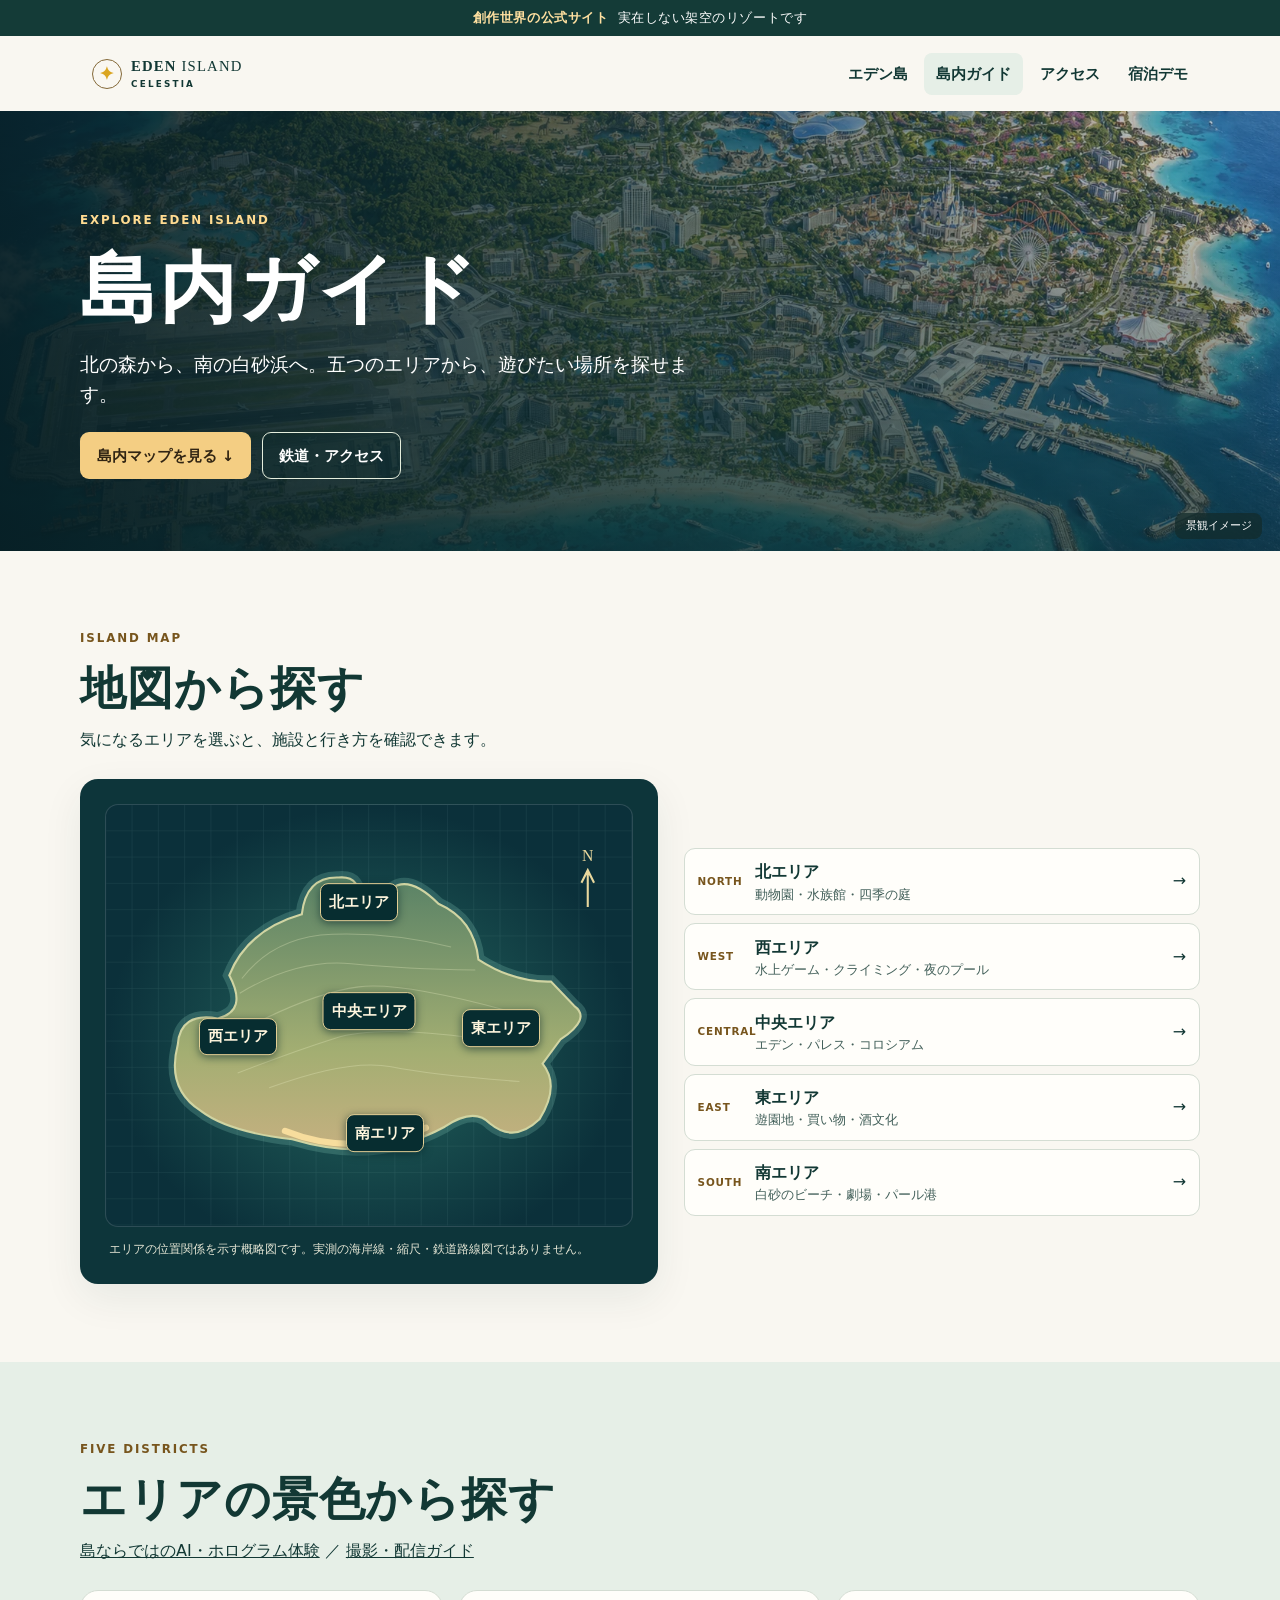
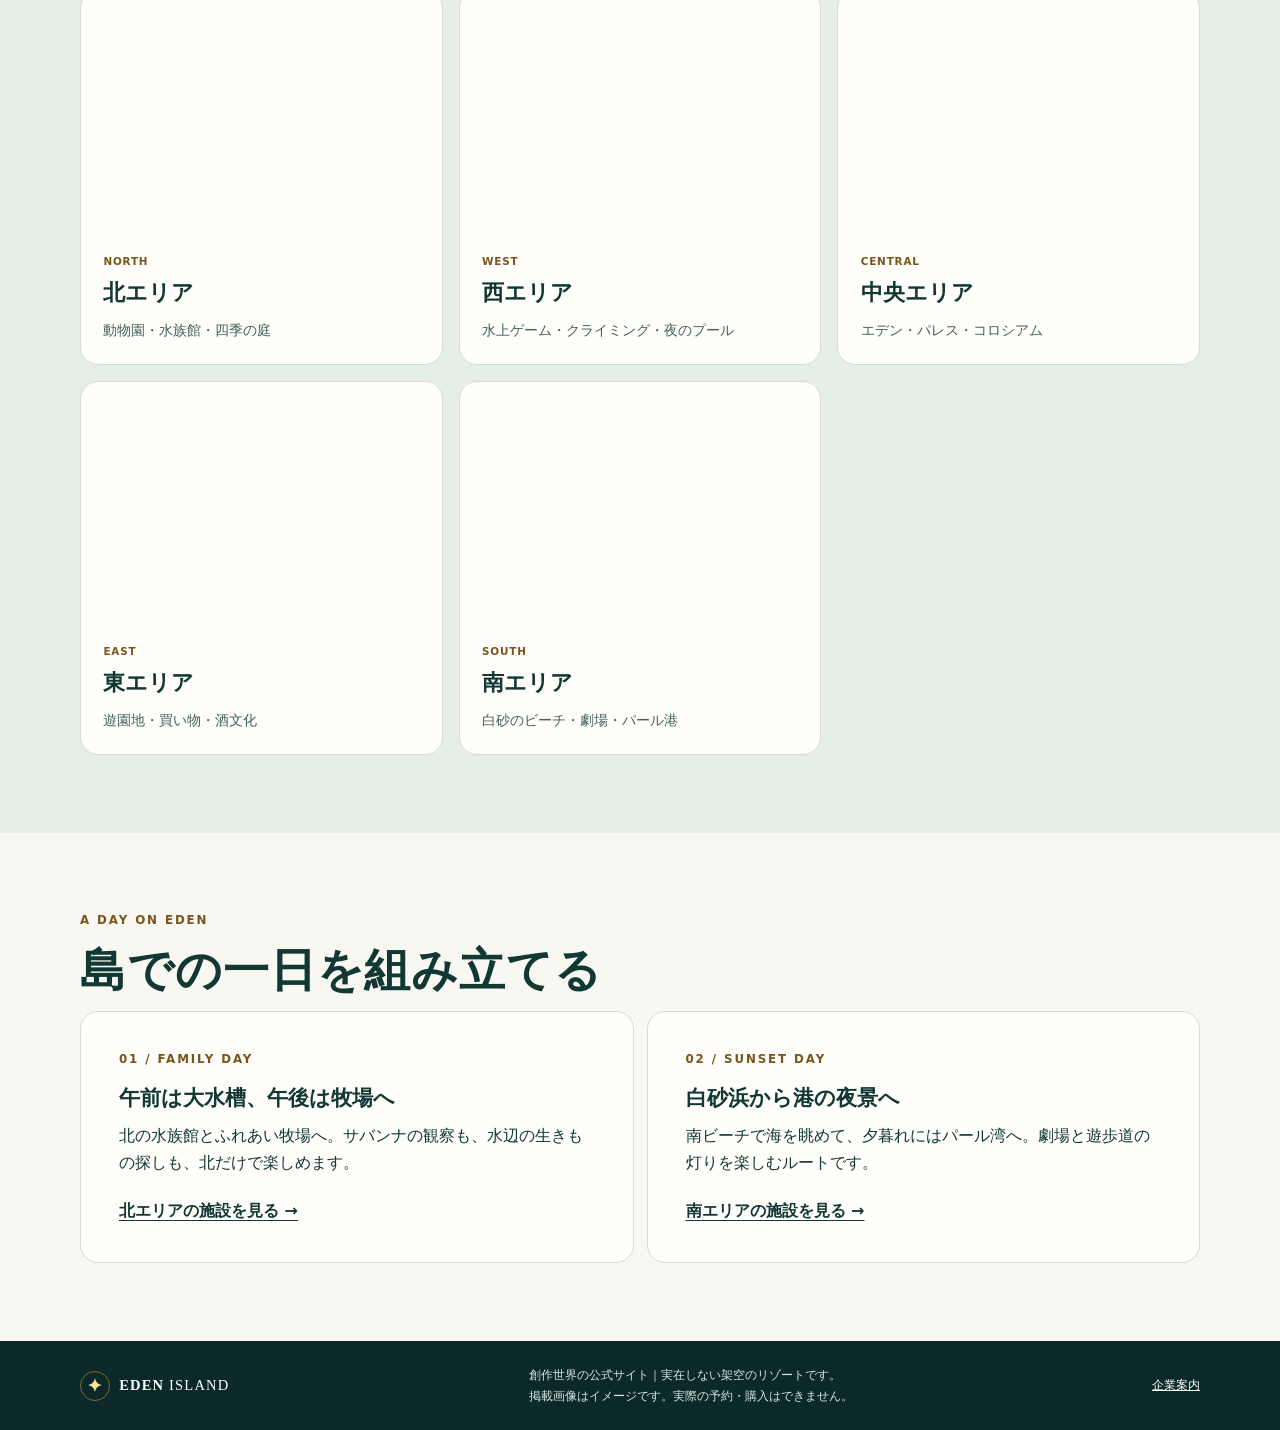
<file: areas.html>
<!doctype html><html lang="ja"><head><meta charset="utf-8"><meta name="viewport" content="width=device-width,initial-scale=1"><meta name="description" content="エデン島の架空の観光案内。北・西・中央・東・南の施設と行き方を紹介します。"><meta name="referrer" content="no-referrer"><meta http-equiv="Content-Security-Policy" content="default-src 'self'; connect-src 'none'; object-src 'none'; base-uri 'none'; form-action 'none'"><title>島内ガイド | EDEN ISLAND</title><link rel="stylesheet" href="style.css"><link rel="stylesheet" href="areas.css"></head><body><a class="skip" href="#main">本文へ移動</a><header><div class="fiction"><strong>創作世界の公式サイト</strong><span>実在しない架空のリゾートです</span></div><div class="nav wrap"><a class="brand" href="index.html"><span aria-hidden="true" class="brand-mark">✦</span><span>EDEN <b>ISLAND</b><small>CELESTIA</small></span></a><nav aria-label="メインメニュー"><a href="index.html">エデン島</a><a href="areas.html" aria-current="page">島内ガイド</a><a href="access.html">アクセス</a><a href="booking.html">宿泊デモ</a></nav></div></header><main id="main"><section class="area-hero"><img src="images/eden-aerial.webp" alt="エデン島の空撮イメージ" fetchpriority="high"><div class="wrap"><p class="eyebrow light">EXPLORE EDEN ISLAND</p><h1>島内ガイド</h1><p>北の森から、南の白砂浜へ。五つのエリアから、遊びたい場所を探せます。</p><div class="actions"><a class="button gold" href="#map">島内マップを見る ↓</a><a class="button outline" href="access.html#rail">鉄道・アクセス</a></div></div><span class="image-label">景観イメージ</span></section><section id="map" class="wrap section"><div class="section-heading"><p class="eyebrow">ISLAND MAP</p><h2>地図から探す</h2><p>気になるエリアを選ぶと、施設と行き方を確認できます。</p></div><div class="explore-layout"><figure class="map-card"><div class="island-diagram"><svg viewBox="0 0 500 400" aria-hidden="true" focusable="false">
<defs><pattern id="ocean" width="25" height="25" patternUnits="userSpaceOnUse"><path d="M0 25H25V0" fill="none" stroke="#b9e1d8" opacity=".11"/></pattern><linearGradient id="land" x1="0" y1="0" x2="0" y2="1"><stop stop-color="#598266"/><stop offset=".64" stop-color="#a3ae72"/><stop offset="1" stop-color="#c5b080"/></linearGradient></defs>
<path d="M0 0H500V400H0Z" fill="url(#ocean)"/><path d="M68 228Q70 197 106 203Q135 196 117 162Q134 119 186 104Q190 68 221 69Q244 67 239 94Q266 104 272 79Q289 67 316 94Q350 109 354 147Q388 169 423 168L445 191Q462 203 432 223L415 246Q432 267 412 299Q388 322 365 303Q350 287 322 306Q256 342 177 318Q116 311 90 291Q57 270 68 228Z" fill="none" stroke="#7bbdae" stroke-width="12" opacity=".26"/>
<path d="M68 228Q70 197 106 203Q135 196 117 162Q134 119 186 104Q190 68 221 69Q244 67 239 94Q266 104 272 79Q289 67 316 94Q350 109 354 147Q388 169 423 168L445 191Q462 203 432 223L415 246Q432 267 412 299Q388 322 365 303Q350 287 322 306Q256 342 177 318Q116 311 90 291Q57 270 68 228Z" fill="url(#land)" stroke="#d0d4a2" stroke-width="2"/>
<path d="M129 165Q160 125 215 123T328 135M127 179Q182 146 233 151T351 157M143 207Q201 178 240 173T379 195M125 255Q176 235 217 222T351 222M155 269Q231 241 271 249T393 263" fill="none" stroke="#ecedc2" opacity=".3"/>
<path d="M170 310Q235 336 304 307" fill="none" stroke="#f7dd9d" stroke-width="6" stroke-linecap="round"/>
<path d="M458 62v35M452 74l6-12 6 12" fill="none" stroke="#e8d79d" stroke-width="2"/><text x="458" y="53" fill="#e8d79d" text-anchor="middle" font-size="15" font-family="Georgia">N</text>
</svg><a class="map-marker north" href="area-north.html" aria-label="北エリアの案内へ">北エリア</a><a class="map-marker west" href="area-west.html" aria-label="西エリアの案内へ">西エリア</a><a class="map-marker central" href="area-central.html" aria-label="中央エリアの案内へ">中央エリア</a><a class="map-marker east" href="area-east.html" aria-label="東エリアの案内へ">東エリア</a><a class="map-marker south" href="area-south.html" aria-label="南エリアの案内へ">南エリア</a></div><figcaption>エリアの位置関係を示す概略図です。実測の海岸線・縮尺・鉄道路線図ではありません。</figcaption></figure><div class="area-list" aria-label="エリア一覧"><a href="area-north.html"><small class="area-kicker">NORTH</small><span><strong>北エリア</strong><small>動物園・水族館・四季の庭</small></span><i aria-hidden="true">→</i></a><a href="area-west.html"><small class="area-kicker">WEST</small><span><strong>西エリア</strong><small>水上ゲーム・クライミング・夜のプール</small></span><i aria-hidden="true">→</i></a><a href="area-central.html"><small class="area-kicker">CENTRAL</small><span><strong>中央エリア</strong><small>エデン・パレス・コロシアム</small></span><i aria-hidden="true">→</i></a><a href="area-east.html"><small class="area-kicker">EAST</small><span><strong>東エリア</strong><small>遊園地・買い物・酒文化</small></span><i aria-hidden="true">→</i></a><a href="area-south.html"><small class="area-kicker">SOUTH</small><span><strong>南エリア</strong><small>白砂のビーチ・劇場・パール港</small></span><i aria-hidden="true">→</i></a></div></div></section><section class="tint"><div class="wrap section"><div class="section-heading"><p class="eyebrow">FIVE DISTRICTS</p><h2>エリアの景色から探す</h2><p><a href="technology.html">島ならではのAI・ホログラム体験</a> ／ <a href="photography.html">撮影・配信ガイド</a></p></div><div class="area-grid"><a class="area-card" href="area-north.html"><img src="images/areas/zoo.webp" alt="" loading="lazy" decoding="async"><div class="copy"><span class="area-kicker">NORTH</span><h3>北エリア</h3><p>動物園・水族館・四季の庭</p></div></a><a class="area-card" href="area-west.html"><img src="images/areas/waterpark.webp" alt="" loading="lazy" decoding="async"><div class="copy"><span class="area-kicker">WEST</span><h3>西エリア</h3><p>水上ゲーム・クライミング・夜のプール</p></div></a><a class="area-card" href="area-central.html"><img src="images/areas/palace.webp" alt="" loading="lazy" decoding="async"><div class="copy"><span class="area-kicker">CENTRAL</span><h3>中央エリア</h3><p>エデン・パレス・コロシアム</p></div></a><a class="area-card" href="area-east.html"><img src="images/areas/amusement.webp" alt="" loading="lazy" decoding="async"><div class="copy"><span class="area-kicker">EAST</span><h3>東エリア</h3><p>遊園地・買い物・酒文化</p></div></a><a class="area-card" href="area-south.html"><img src="images/areas/south-beach.webp" alt="" loading="lazy" decoding="async"><div class="copy"><span class="area-kicker">SOUTH</span><h3>南エリア</h3><p>白砂のビーチ・劇場・パール港</p></div></a></div></div></section><section class="wrap section"><p class="eyebrow">A DAY ON EDEN</p><h2>島での一日を組み立てる</h2><div class="split"><article class="mini"><p class="eyebrow">01 / FAMILY DAY</p><h3>午前は大水槽、午後は牧場へ</h3><p>北の水族館とふれあい牧場へ。サバンナの観察も、水辺の生きもの探しも、北だけで楽しめます。</p><a class="text-link" href="area-north.html#aquarium">北エリアの施設を見る →</a></article><article class="mini"><p class="eyebrow">02 / SUNSET DAY</p><h3>白砂浜から港の夜景へ</h3><p>南ビーチで海を眺めて、夕暮れにはパール湾へ。劇場と遊歩道の灯りを楽しむルートです。</p><a class="text-link" href="area-south.html#promenade">南エリアの施設を見る →</a></article></div></section></main><footer><div class="wrap foot"><a class="brand" href="index.html"><span class="brand-mark" aria-hidden="true">✦</span><span>EDEN <b>ISLAND</b></span></a><div><p>創作世界の公式サイト｜実在しない架空のリゾートです。</p><p>掲載画像はイメージです。実際の予約・購入はできません。</p></div><a href="company.html">企業案内</a></div></footer></body></html>
</file>
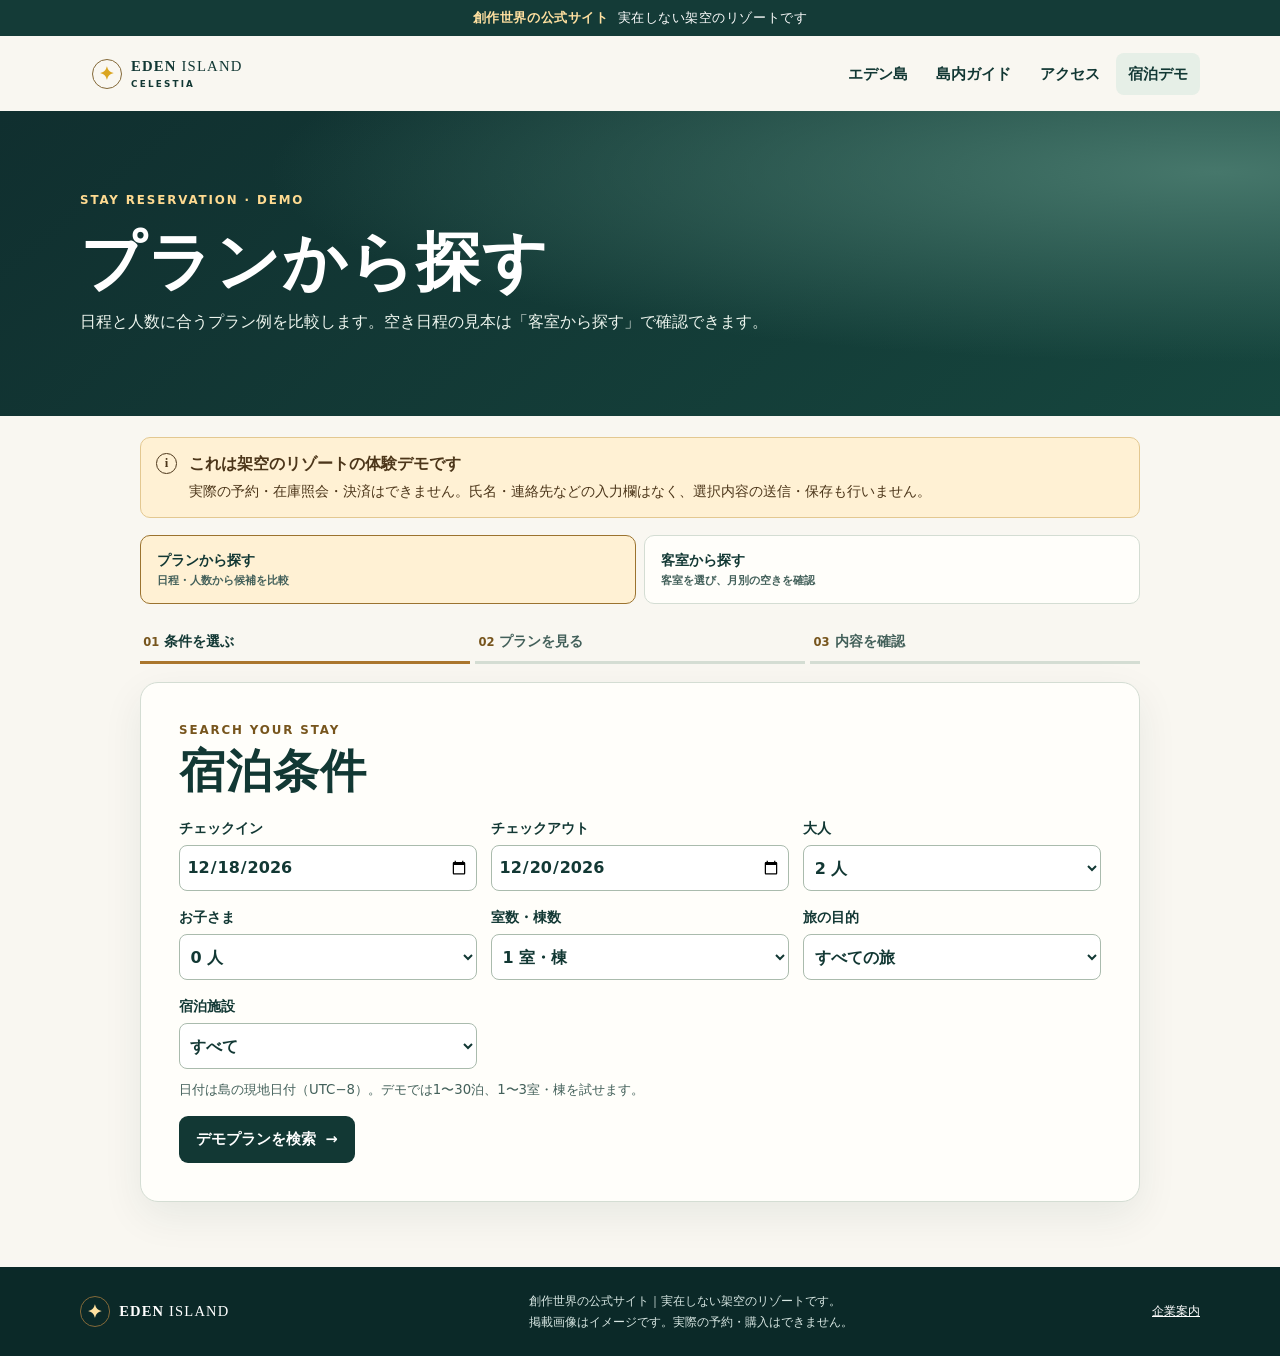
<file: booking.html>
<!doctype html>
<html lang="ja"><head><meta charset="utf-8"><meta name="viewport" content="width=device-width,initial-scale=1"><meta name="color-scheme" content="light"><meta name="description" content="個人情報不要の架空の宿泊予約体験。実際の予約・決済はできません。"><meta name="referrer" content="no-referrer"><meta http-equiv="Content-Security-Policy" content="default-src 'self'; connect-src 'none'; object-src 'none'; base-uri 'none'; form-action 'none'"><title>宿泊予約デモ | EDEN ISLAND</title><link rel="stylesheet" href="style.css"><script src="booking.js" defer></script><link rel="stylesheet" href="areas.css"></head>
<body><a class="skip" href="#main">本文へ移動</a><header><div class="fiction"><strong>創作世界の公式サイト</strong><span>実在しない架空のリゾートです</span></div><div class="nav wrap"><a class="brand" href="index.html"><span aria-hidden="true" class="brand-mark">✦</span><span>EDEN <b>ISLAND</b><small>CELESTIA</small></span></a><nav aria-label="メインメニュー"><a href="index.html">エデン島</a><a href="areas.html">島内ガイド</a><a href="access.html">アクセス</a><a href="booking.html" aria-current="page">宿泊デモ</a></nav></div></header>
<main id="main"><section class="compact"><div class="wrap"><p class="eyebrow light">STAY RESERVATION · DEMO</p><h1>プランから探す</h1><p>日程と人数に合うプラン例を比較します。空き日程の見本は「客室から探す」で確認できます。</p></div></section>
<div class="wrap booking"><div class="notice"><span aria-hidden="true" class="dot">i</span><div><strong>これは架空のリゾートの体験デモです</strong><p>実際の予約・在庫照会・決済はできません。氏名・連絡先などの入力欄はなく、選択内容の送信・保存も行いません。</p></div></div>
<nav class="booking-modes" aria-label="探し方"><a aria-current="page" href="booking.html"><strong>プランから探す</strong><small>日程・人数から候補を比較</small></a><a href="rooms.html"><strong>客室から探す</strong><small>客室を選び、月別の空きを確認</small></a></nav><ol class="steps" aria-label="デモの進行"><li id="step-search" aria-current="step"><span>01</span> 条件を選ぶ</li><li id="step-results"><span>02</span> プランを見る</li><li id="step-summary"><span>03</span> 内容を確認</li></ol>
<section class="panel" id="search" aria-labelledby="search-title"><div class="block-head"><p class="eyebrow">SEARCH YOUR STAY</p><h2 id="search-title">宿泊条件</h2></div>
<div class="fields"><label>チェックイン<input id="checkin" type="date" aria-describedby="date-note"></label><label>チェックアウト<input id="checkout" type="date" aria-describedby="date-note"></label><label>大人<select id="adults"></select></label><label>お子さま<select id="children"></select></label><label>室数・棟数<select id="rooms"></select></label><label>旅の目的<select id="purpose"><option value="all">すべての旅</option><option value="simple">身軽・予算重視</option><option value="city">街を拠点に暮らすように</option><option value="resort">海辺・庭園でのんびり</option><option value="family">家族・グループで</option><option value="themed">テーマパークを楽しむ</option><option value="premium">記念日・上質な滞在</option><option value="private">貸切・プライベート重視</option></select></label><label>宿泊施設<select id="property"><option value="all">すべて</option><option value="economy">エコノミーホテル</option><option value="resort">一般リゾートホテル</option><option value="theme">テーマホテル</option><option value="longstay">長期滞在ホテル</option><option value="villa">独立ヴィラ</option><option value="palace">エデン・パレス（本館の見本）</option><option value="palacevip">パレス独立VIPコレクション</option><option value="ultimate">EDEN ULTIMATE EXPERIENCE</option></select></label></div>
<p class="fine" id="date-note">日付は島の現地日付（UTC−8）。デモでは1〜30泊、1〜3室・棟を試せます。</p><p id="error" class="form-error" role="alert" hidden></p>
<button class="button ink" id="search-button" type="button">デモプランを検索 <span aria-hidden="true">→</span></button><noscript><p>このデモにはJavaScriptが必要です。</p></noscript></section>
<section id="results" class="section-inner" hidden aria-labelledby="results-heading"><div class="block-head"><p class="eyebrow">AVAILABLE PLAN EXAMPLES</p><h2 id="results-heading" tabindex="-1">デモプラン</h2><p class="fine" id="results-meta"></p></div><p id="no-results" class="notice" hidden></p><div id="results-list" class="results"></div></section>
<section id="summary" class="panel receipt" hidden aria-labelledby="summary-title"><p class="eyebrow">DEMO ITINERARY</p><h2 id="summary-title" tabindex="-1">滞在内容の確認</h2><p class="plan-name" id="summary-plan"></p><dl class="rail" id="summary-values"></dl><div class="notice"><span class="dot" aria-hidden="true">i</span><div><strong>デモはここまで。予約は成立していません。</strong><p>架空のプラン例です。予約番号・確認メールは発行されず、個人情報の入力・送信や決済もありません。</p></div></div><button class="button ink" id="edit-button" type="button">条件を選び直す ↑</button></section>
</div></main><footer><div class="wrap foot"><a class="brand" href="index.html"><span class="brand-mark" aria-hidden="true">✦</span><span>EDEN <b>ISLAND</b></span></a><div><p>創作世界の公式サイト｜実在しない架空のリゾートです。</p><p>掲載画像はイメージです。実際の予約・購入はできません。</p></div><a href="company.html">企業案内</a></div></footer></body></html>
</file>
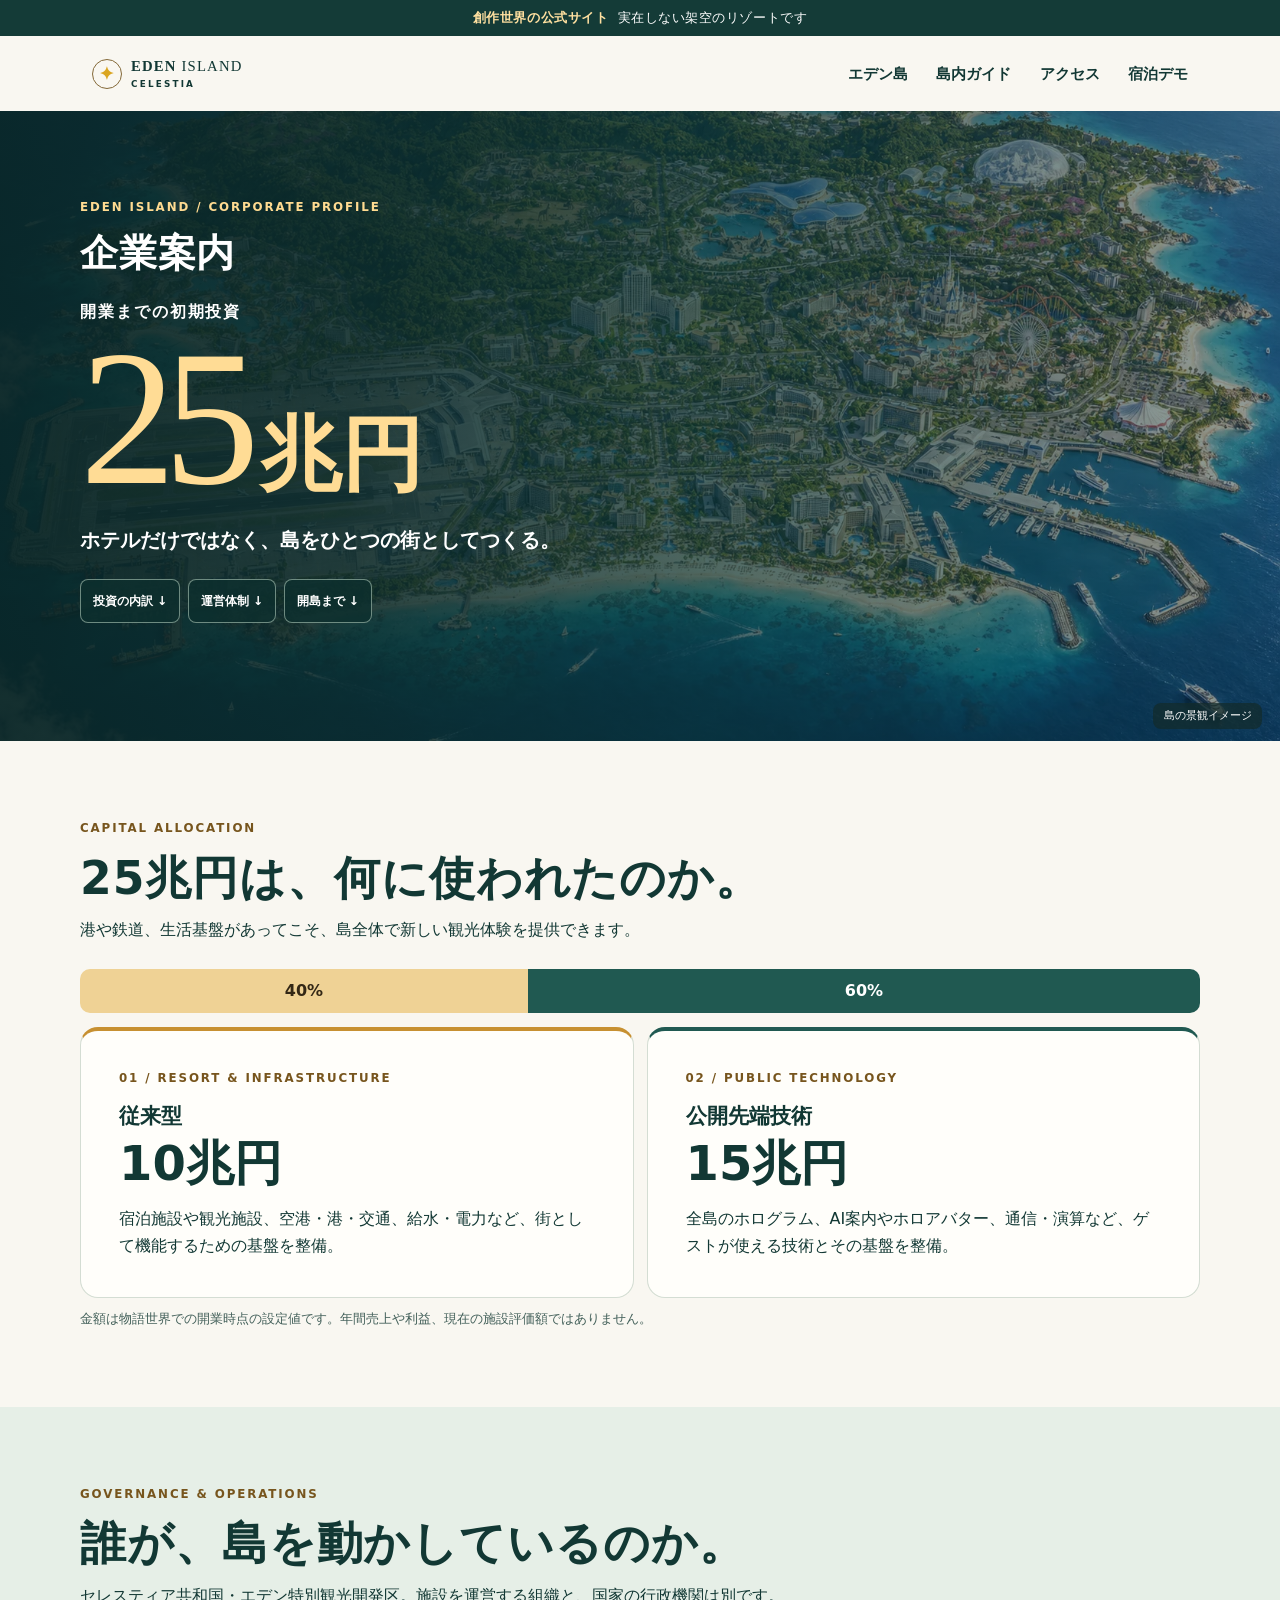
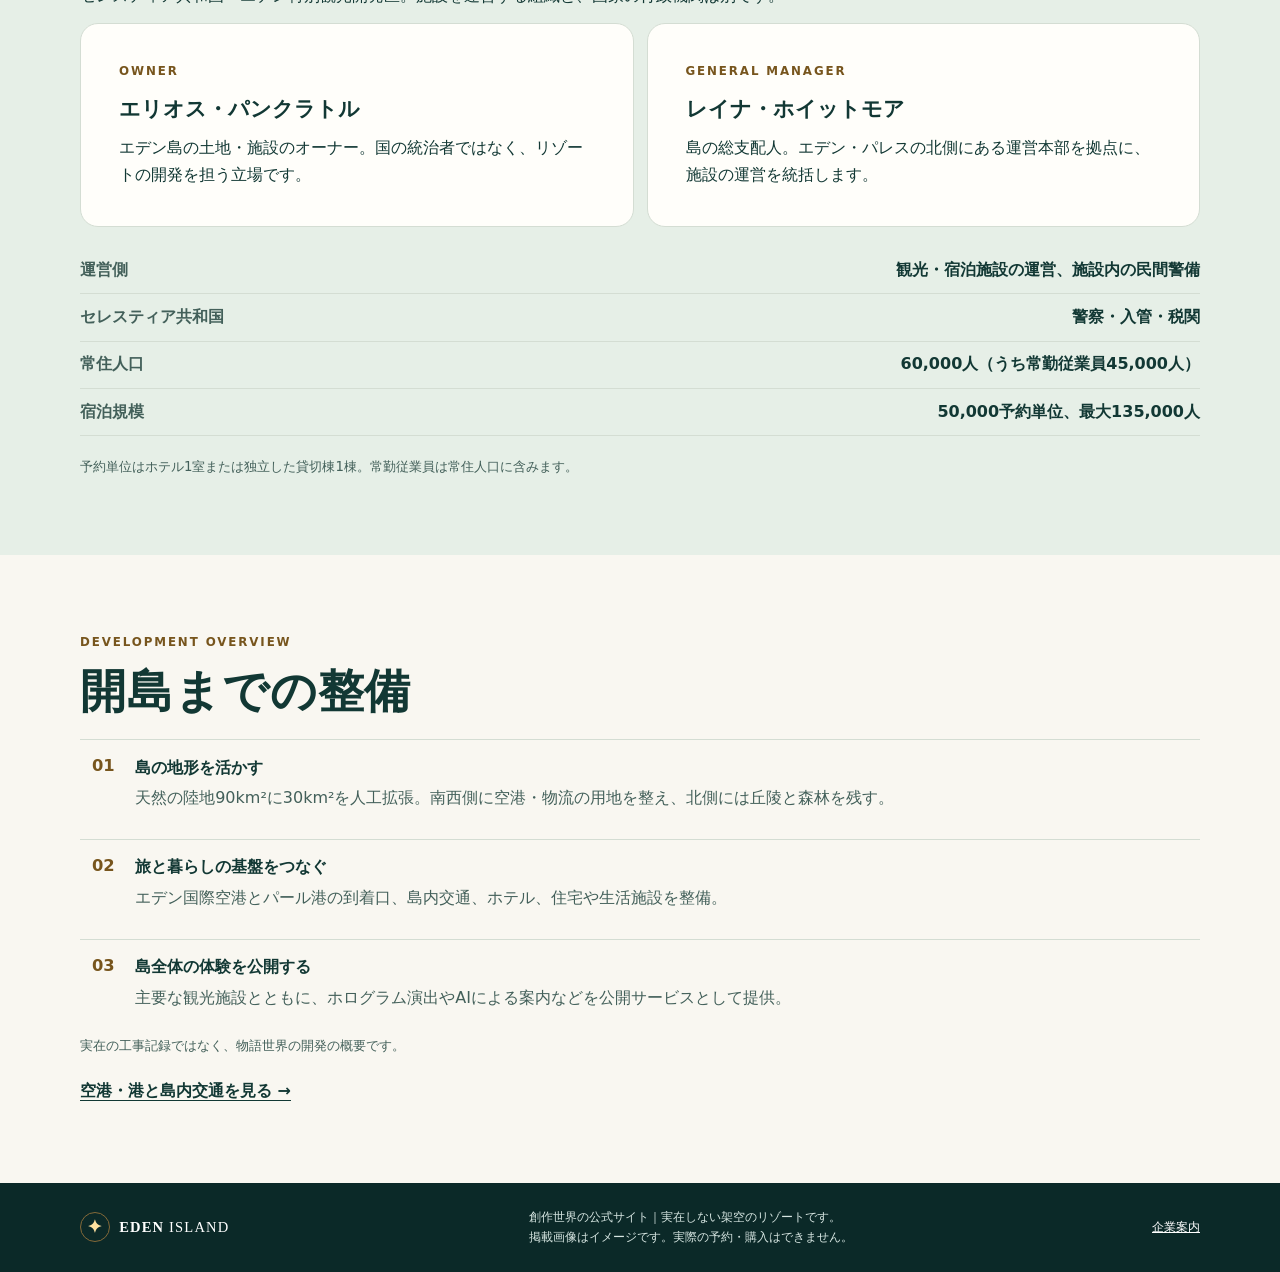
<file: company.html>
<!doctype html>
<html lang="ja"><head><meta charset="utf-8"><meta name="viewport" content="width=device-width,initial-scale=1"><meta name="color-scheme" content="light"><meta name="description" content="架空のリゾート都市エデン島の企業案内。開業までの初期投資25兆円と島の運営について。"><meta name="referrer" content="no-referrer"><meta http-equiv="Content-Security-Policy" content="default-src 'self'; connect-src 'none'; object-src 'none'; base-uri 'none'; form-action 'none'"><title>企業案内・初期投資25兆円 | EDEN ISLAND</title><link rel="stylesheet" href="style.css"><link rel="stylesheet" href="company.css"><link rel="stylesheet" href="areas.css"></head>
<body><a class="skip" href="#main">本文へ移動</a><header><div class="fiction"><strong>創作世界の公式サイト</strong><span>実在しない架空のリゾートです</span></div><div class="nav wrap"><a class="brand" href="index.html"><span aria-hidden="true" class="brand-mark">✦</span><span>EDEN <b>ISLAND</b><small>CELESTIA</small></span></a><nav aria-label="メインメニュー"><a href="index.html">エデン島</a><a href="areas.html">島内ガイド</a><a href="access.html">アクセス</a><a href="booking.html">宿泊デモ</a></nav></div></header>
<main id="main"><section class="capital-hero" aria-labelledby="capital-title"><div class="wrap capital-inner"><p class="eyebrow light">EDEN ISLAND / CORPORATE PROFILE</p><h1 id="capital-title">企業案内</h1><p class="capital-label">開業までの初期投資</p><p class="capital-figure">25<span>兆円</span></p><p class="capital-intro">ホテルだけではなく、島をひとつの街としてつくる。</p><nav class="capital-jump" aria-label="企業案内の目次"><a href="#investment">投資の内訳 ↓</a><a href="#management">運営体制 ↓</a><a href="#development">開島まで ↓</a></nav></div><span class="image-label">島の景観イメージ</span></section>
<section class="wrap section" id="investment" aria-labelledby="investment-title"><p class="eyebrow">CAPITAL ALLOCATION</p><h2 id="investment-title">25兆円は、何に使われたのか。</h2><p>港や鉄道、生活基盤があってこそ、島全体で新しい観光体験を提供できます。</p>
<div class="allocation" role="img" aria-label="開業までの初期投資：従来型10兆円（40％）、公開先端技術15兆円（60％）"><span>40%</span><span>60%</span></div>
<div class="split"><article class="mini cap-card"><p class="eyebrow">01 / RESORT &amp; INFRASTRUCTURE</p><h3>従来型 <strong>10兆円</strong></h3><p>宿泊施設や観光施設、空港・港・交通、給水・電力など、街として機能するための基盤を整備。</p></article><article class="mini cap-card tech"><p class="eyebrow">02 / PUBLIC TECHNOLOGY</p><h3>公開先端技術 <strong>15兆円</strong></h3><p>全島のホログラム、AI案内やホロアバター、通信・演算など、ゲストが使える技術とその基盤を整備。</p></article></div><p class="fine">金額は物語世界での開業時点の設定値です。年間売上や利益、現在の施設評価額ではありません。</p></section>
<section class="tint" id="management" aria-labelledby="management-title"><div class="wrap section"><p class="eyebrow">GOVERNANCE &amp; OPERATIONS</p><h2 id="management-title">誰が、島を動かしているのか。</h2><p>セレスティア共和国・エデン特別観光開発区。施設を運営する組織と、国家の行政機関は別です。</p><div class="split"><article class="mini"><p class="eyebrow">OWNER</p><h3>エリオス・パンクラトル</h3><p>エデン島の土地・施設のオーナー。国の統治者ではなく、リゾートの開発を担う立場です。</p></article><article class="mini"><p class="eyebrow">GENERAL MANAGER</p><h3>レイナ・ホイットモア</h3><p>島の総支配人。エデン・パレスの北側にある運営本部を拠点に、施設の運営を統括します。</p></article></div>
<dl class="rail"><div><dt>運営側</dt><dd>観光・宿泊施設の運営、施設内の民間警備</dd></div><div><dt>セレスティア共和国</dt><dd>警察・入管・税関</dd></div><div><dt>常住人口</dt><dd>60,000人（うち常勤従業員45,000人）</dd></div><div><dt>宿泊規模</dt><dd>50,000予約単位、最大135,000人</dd></div></dl><p class="fine">予約単位はホテル1室または独立した貸切棟1棟。常勤従業員は常住人口に含みます。</p></div></section>
<section class="wrap section" id="development" aria-labelledby="development-title"><p class="eyebrow">DEVELOPMENT OVERVIEW</p><h2 id="development-title">開島までの整備</h2><ol class="milestones"><li><strong>島の地形を活かす</strong><p>天然の陸地90km²に30km²を人工拡張。南西側に空港・物流の用地を整え、北側には丘陵と森林を残す。</p></li><li><strong>旅と暮らしの基盤をつなぐ</strong><p>エデン国際空港とパール港の到着口、島内交通、ホテル、住宅や生活施設を整備。</p></li><li><strong>島全体の体験を公開する</strong><p>主要な観光施設とともに、ホログラム演出やAIによる案内などを公開サービスとして提供。</p></li></ol><p class="fine">実在の工事記録ではなく、物語世界の開発の概要です。</p><a href="access.html" class="text-link">空港・港と島内交通を見る →</a></section></main>
<footer><div class="wrap foot"><a class="brand" href="index.html"><span class="brand-mark" aria-hidden="true">✦</span><span>EDEN <b>ISLAND</b></span></a><div><p>創作世界の公式サイト｜実在しない架空のリゾートです。</p><p>掲載画像はイメージです。実際の予約・購入はできません。</p></div><a href="company.html" aria-current="page">企業案内</a></div></footer></body></html>
</file>
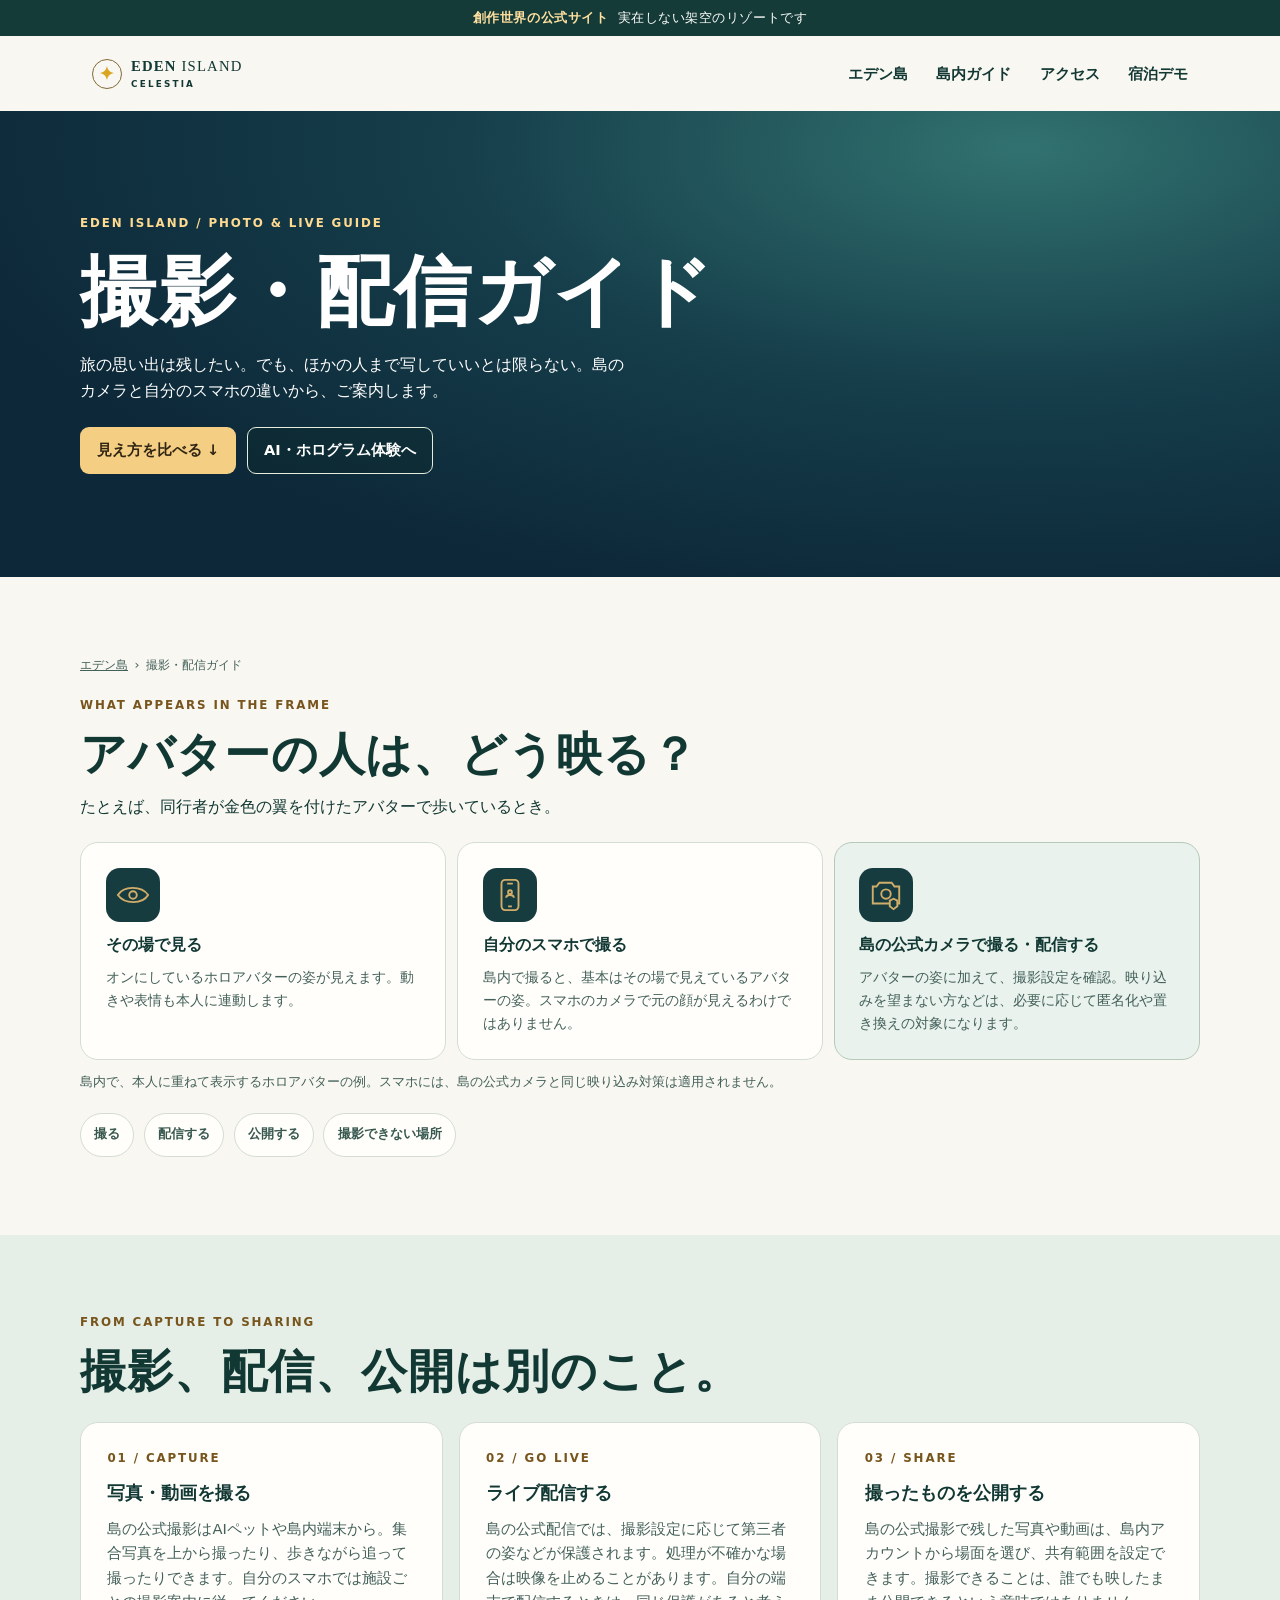
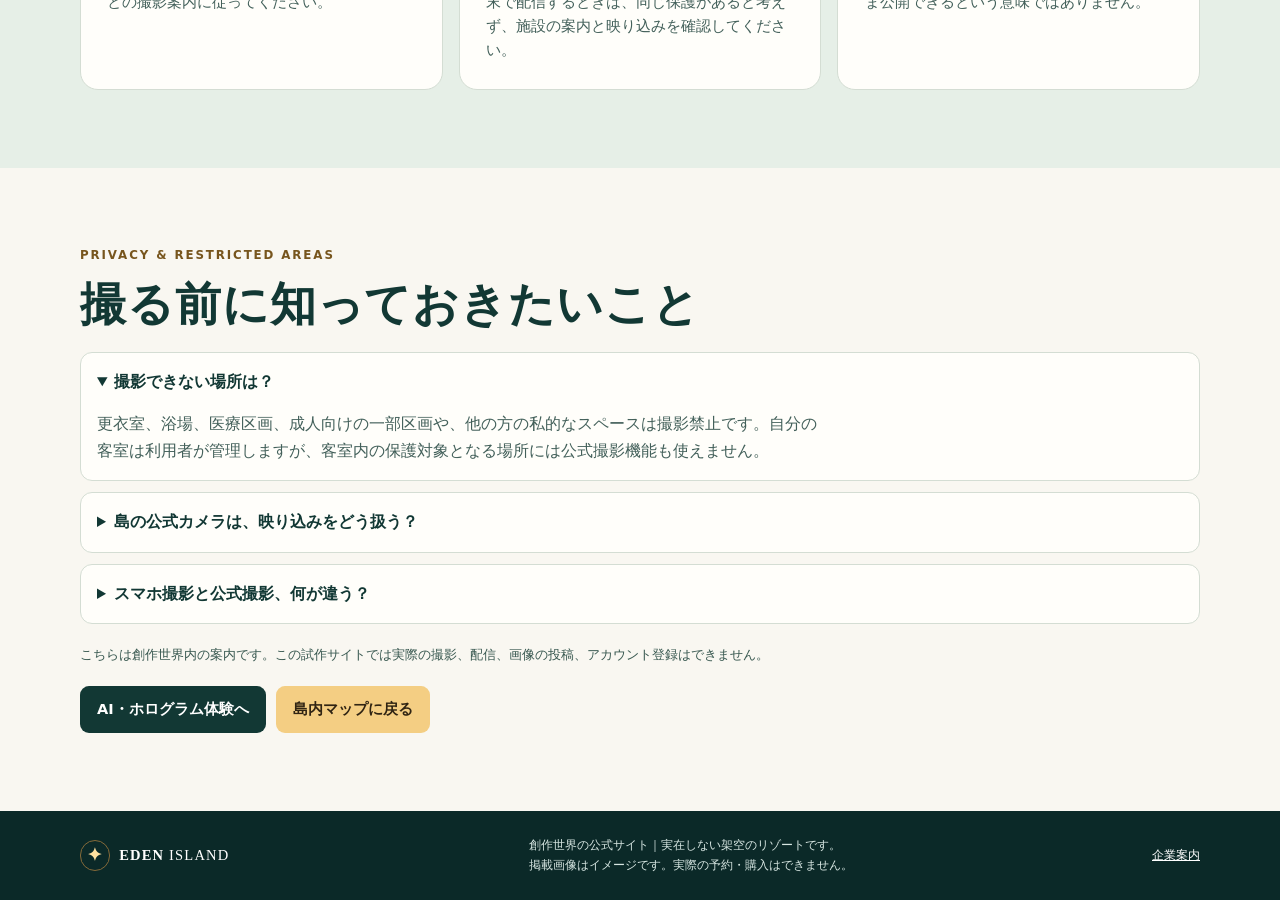
<file: photography.html>
<!doctype html>
<html lang="ja"><head><meta charset="utf-8"><meta name="viewport" content="width=device-width,initial-scale=1"><meta name="description" content="エデン島でのアバターの見え方、島の公式カメラとスマホ撮影、配信・公開の違い。"><meta name="referrer" content="no-referrer"><meta http-equiv="Content-Security-Policy" content="default-src 'self'; connect-src 'none'; object-src 'none'; base-uri 'none'; form-action 'none'"><title>撮影・配信ガイド | EDEN ISLAND</title><link rel="stylesheet" href="style.css"><link rel="stylesheet" href="areas.css"><link rel="stylesheet" href="technology.css"></head>
<body><a class="skip" href="#main">本文へ移動</a><header><div class="fiction"><strong>創作世界の公式サイト</strong><span>実在しない架空のリゾートです</span></div><div class="nav wrap"><a class="brand" href="index.html"><span aria-hidden="true" class="brand-mark">✦</span><span>EDEN <b>ISLAND</b><small>CELESTIA</small></span></a><nav aria-label="メインメニュー"><a href="index.html">エデン島</a><a href="areas.html">島内ガイド</a><a href="access.html">アクセス</a><a href="booking.html">宿泊デモ</a></nav></div></header><main id="main"><section class="photo-hero"><div class="wrap"><p class="eyebrow light">EDEN ISLAND / PHOTO & LIVE GUIDE</p><h1>撮影・配信ガイド</h1><p>旅の思い出は残したい。でも、ほかの人まで写していいとは限らない。島のカメラと自分のスマホの違いから、ご案内します。</p><div class="actions"><a class="button gold" href="#appearance">見え方を比べる ↓</a><a class="button outline" href="technology.html">AI・ホログラム体験へ</a></div></div></section>
<section class="wrap section" id="appearance"><div class="trail"><a href="index.html">エデン島</a><span aria-hidden="true">›</span><span>撮影・配信ガイド</span></div><p class="eyebrow">WHAT APPEARS IN THE FRAME</p><h2>アバターの人は、どう映る？</h2><p>たとえば、同行者が金色の翼を付けたアバターで歩いているとき。</p>
<figure class="photo-diagram"><div class="photo-views"><div class="photo-view"><svg viewBox="0 0 36 36" aria-hidden="true" fill="none" stroke="currentColor" stroke-width="2"><path d="M2 18c6-10 25-10 32 0-6 10-25 10-32 0Z"/><circle cx="18" cy="18" r="4"/></svg><strong>その場で見る</strong><p>オンにしているホロアバターの姿が見えます。動きや表情も本人に連動します。</p></div><div class="photo-view"><svg viewBox="0 0 36 36" aria-hidden="true" fill="none" stroke="currentColor" stroke-width="2"><rect x="9" y="2" width="18" height="32" rx="4"/><path d="M15 6h6m-5 24h4m-6-9c0-4 8-4 8 0"/><circle cx="18" cy="15" r="2"/></svg><strong>自分のスマホで撮る</strong><p>島内で撮ると、基本はその場で見えているアバターの姿。スマホのカメラで元の顔が見えるわけではありません。</p></div><div class="photo-view photo-view-highlight"><svg viewBox="0 0 36 36" aria-hidden="true" fill="none" stroke="currentColor" stroke-width="2"><path d="M8 9l3-4h13l3 4h5v18H4V9z"/><circle cx="18" cy="17" r="5"/><path d="M22 27v3l4 3 4-3v-6l-4-2-4 2z" fill="#173c40"/></svg><strong>島の公式カメラで撮る・配信する</strong><p>アバターの姿に加えて、撮影設定を確認。映り込みを望まない方などは、必要に応じて匿名化や置き換えの対象になります。</p></div></div><figcaption>島内で、本人に重ねて表示するホロアバターの例。スマホには、島の公式カメラと同じ映り込み対策は適用されません。</figcaption></figure>
<nav class="tech-hub-links photo-note" aria-label="撮影ガイドの目次"><a href="#take">撮る</a><a href="#stream">配信する</a><a href="#publish">公開する</a><a href="#rules">撮影できない場所</a></nav></section>
<section class="tint" aria-labelledby="three-title"><div class="wrap section"><p class="eyebrow">FROM CAPTURE TO SHARING</p><h2 id="three-title">撮影、配信、公開は別のこと。</h2>
<div class="tech-boxes">
 <article class="tech-box" id="take"><p class="eyebrow">01 / CAPTURE</p><h3>写真・動画を撮る</h3><p>島の公式撮影はAIペットや島内端末から。集合写真を上から撮ったり、歩きながら追って撮ったりできます。自分のスマホでは施設ごとの撮影案内に従ってください。</p></article>
 <article class="tech-box" id="stream"><p class="eyebrow">02 / GO LIVE</p><h3>ライブ配信する</h3><p>島の公式配信では、撮影設定に応じて第三者の姿などが保護されます。処理が不確かな場合は映像を止めることがあります。自分の端末で配信するときは、同じ保護があると考えず、施設の案内と映り込みを確認してください。</p></article>
 <article class="tech-box" id="publish"><p class="eyebrow">03 / SHARE</p><h3>撮ったものを公開する</h3><p>島の公式撮影で残した写真や動画は、島内アカウントから場面を選び、共有範囲を設定できます。撮影できることは、誰でも映したまま公開できるという意味ではありません。</p></article>
</div></div></section>
<section class="wrap section" id="rules"><p class="eyebrow">PRIVACY & RESTRICTED AREAS</p><h2>撮る前に知っておきたいこと</h2>
<div class="photo-details">
 <details open><summary>撮影できない場所は？</summary><div>更衣室、浴場、医療区画、成人向けの一部区画や、他の方の私的なスペースは撮影禁止です。自分の客室は利用者が管理しますが、客室内の保護対象となる場所には公式撮影機能も使えません。</div></details>
 <details><summary>島の公式カメラは、映り込みをどう扱う？</summary><div>撮影時と公開時に設定を確認し、保護が必要な人や識別できない人を非表示・匿名化・置き換えの対象にします。顔だけでなく、必要に応じて声や名札なども対象になります。常に完全な匿名化を保証するものではありません。</div></details>
 <details><summary>スマホ撮影と公式撮影、何が違う？</summary><div>スマホで撮った映像にもアバターはその場で見える姿で写りますが、島の公式撮影が行う人物・音声などの保護まで自動でかかるわけではありません。撮影や配信の可否は、訪れる施設の案内をご確認ください。</div></details>
</div><p class="photo-note">こちらは創作世界内の案内です。この試作サイトでは実際の撮影、配信、画像の投稿、アカウント登録はできません。</p>
<div class="tech-links"><a class="button ink" href="technology.html">AI・ホログラム体験へ</a><a class="button gold" href="areas.html#map">島内マップに戻る</a></div></section></main><footer><div class="wrap foot"><a class="brand" href="index.html"><span class="brand-mark" aria-hidden="true">✦</span><span>EDEN <b>ISLAND</b></span></a><div><p>創作世界の公式サイト｜実在しない架空のリゾートです。</p><p>掲載画像はイメージです。実際の予約・購入はできません。</p></div><a href="company.html">企業案内</a></div></footer></body></html>
</file>
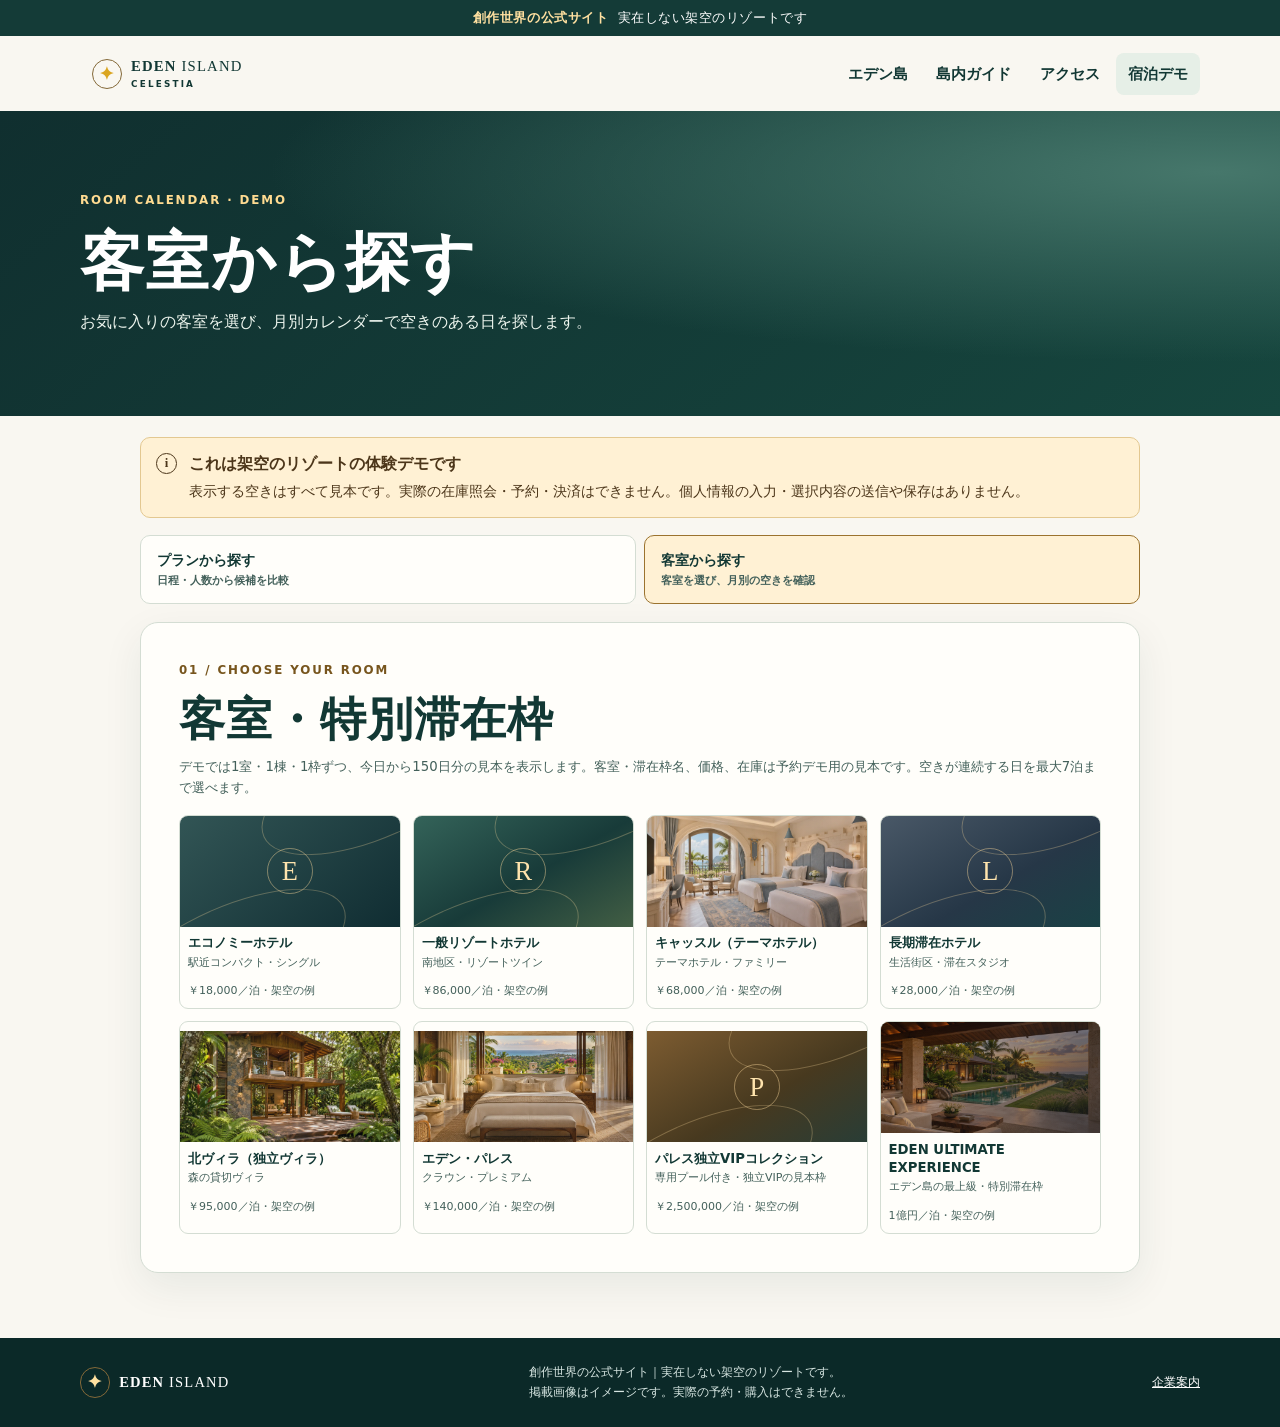
<file: rooms.html>
<!doctype html>
<html lang="ja"><head><meta charset="utf-8"><meta name="viewport" content="width=device-width,initial-scale=1"><meta name="color-scheme" content="light"><meta name="description" content="個人情報不要の架空の宿泊予約体験。実際の予約・決済はできません。"><meta name="referrer" content="no-referrer"><meta http-equiv="Content-Security-Policy" content="default-src 'self'; connect-src 'none'; object-src 'none'; base-uri 'none'; form-action 'none'"><title>客室の空室カレンダー | EDEN ISLAND</title><link rel="stylesheet" href="style.css"><script src="booking.js" defer></script><script src="rooms.js" defer></script><link rel="stylesheet" href="areas.css"></head>
<body><a class="skip" href="#main">本文へ移動</a><header><div class="fiction"><strong>創作世界の公式サイト</strong><span>実在しない架空のリゾートです</span></div><div class="nav wrap"><a class="brand" href="index.html"><span aria-hidden="true" class="brand-mark">✦</span><span>EDEN <b>ISLAND</b><small>CELESTIA</small></span></a><nav aria-label="メインメニュー"><a href="index.html">エデン島</a><a href="areas.html">島内ガイド</a><a href="access.html">アクセス</a><a href="booking.html" aria-current="page">宿泊デモ</a></nav></div></header>
<main id="main"><section class="compact"><div class="wrap"><p class="eyebrow light">ROOM CALENDAR · DEMO</p><h1>客室から探す</h1><p>お気に入りの客室を選び、月別カレンダーで空きのある日を探します。</p></div></section>
<div class="wrap booking">
<div class="notice"><span aria-hidden="true" class="dot">i</span><div><strong>これは架空のリゾートの体験デモです</strong><p>表示する空きはすべて見本です。実際の在庫照会・予約・決済はできません。個人情報の入力・選択内容の送信や保存はありません。</p></div></div>
<nav class="booking-modes" aria-label="探し方"><a href="booking.html"><strong>プランから探す</strong><small>日程・人数から候補を比較</small></a><a aria-current="page" href="rooms.html"><strong>客室から探す</strong><small>客室を選び、月別の空きを確認</small></a></nav>
<section class="panel" aria-labelledby="pick-room-title"><p class="eyebrow">01 / CHOOSE YOUR ROOM</p><h2 id="pick-room-title">客室・特別滞在枠</h2><p class="fine">デモでは1室・1棟・1枠ずつ、今日から150日分の見本を表示します。客室・滞在枠名、価格、在庫は予約デモ用の見本です。空きが連続する日を最大7泊まで選べます。</p><div id="room-picks" class="room-picks"></div><noscript><p>このデモにはJavaScriptが必要です。</p></noscript></section>
<section id="calendar-section" class="panel section-inner" hidden aria-labelledby="calendar-title"><p class="eyebrow">02 / SELECT YOUR DATES</p><h2 id="calendar-title" tabindex="-1">空室カレンダー</h2><p id="calendar-plan" class="plan-name"></p><p id="calendar-description" class="fine"></p><p class="fine" id="next-day"></p><p class="fine">島の現地日付（UTC−8）。チェックイン日に○の日を選び、続けて空いている泊数を指定します。</p>
<div class="month-controls"><button class="arrow-btn" type="button" id="prev-month" aria-label="前の月">←</button><h3 id="calendar-month" aria-live="polite"></h3><button class="arrow-btn" type="button" id="next-month" aria-label="次の月">→</button></div>
<div class="cal-grid" id="calendar-grid"></div><p class="fine">○ 空き（見本）　× 空きなし（見本）　― 過去・範囲外</p>
<div class="calendar-selection" id="calendar-selection" hidden><p><strong id="selected-day"></strong></p><div class="fields"><label>泊数<select id="room-nights"></select></label><label>大人<select id="room-adults"></select></label><label>お子さま<select id="room-children"></select></label></div><p id="room-total" class="fine" aria-live="polite"></p><button id="room-confirm" type="button" class="button ink">選んだ内容を確認 →</button></div></section>
<section id="room-summary" class="panel receipt" hidden aria-labelledby="room-summary-title"><p class="eyebrow">03 / DEMO ITINERARY</p><h2 id="room-summary-title" tabindex="-1">滞在内容の確認</h2><dl class="rail" id="room-summary-values"></dl><div class="notice"><span class="dot" aria-hidden="true">i</span><div><strong>デモはここまで。予約は成立していません。</strong><p>予約番号・確認メールは発行されず、個人情報の入力・送信や決済もありません。</p></div></div><button class="button ink" id="room-edit" type="button">日程を選び直す ↑</button></section>
</div></main><footer><div class="wrap foot"><a class="brand" href="index.html"><span class="brand-mark" aria-hidden="true">✦</span><span>EDEN <b>ISLAND</b></span></a><div><p>創作世界の公式サイト｜実在しない架空のリゾートです。</p><p>掲載画像はイメージです。実際の予約・購入はできません。</p></div><a href="company.html">企業案内</a></div></footer></body></html>
</file>
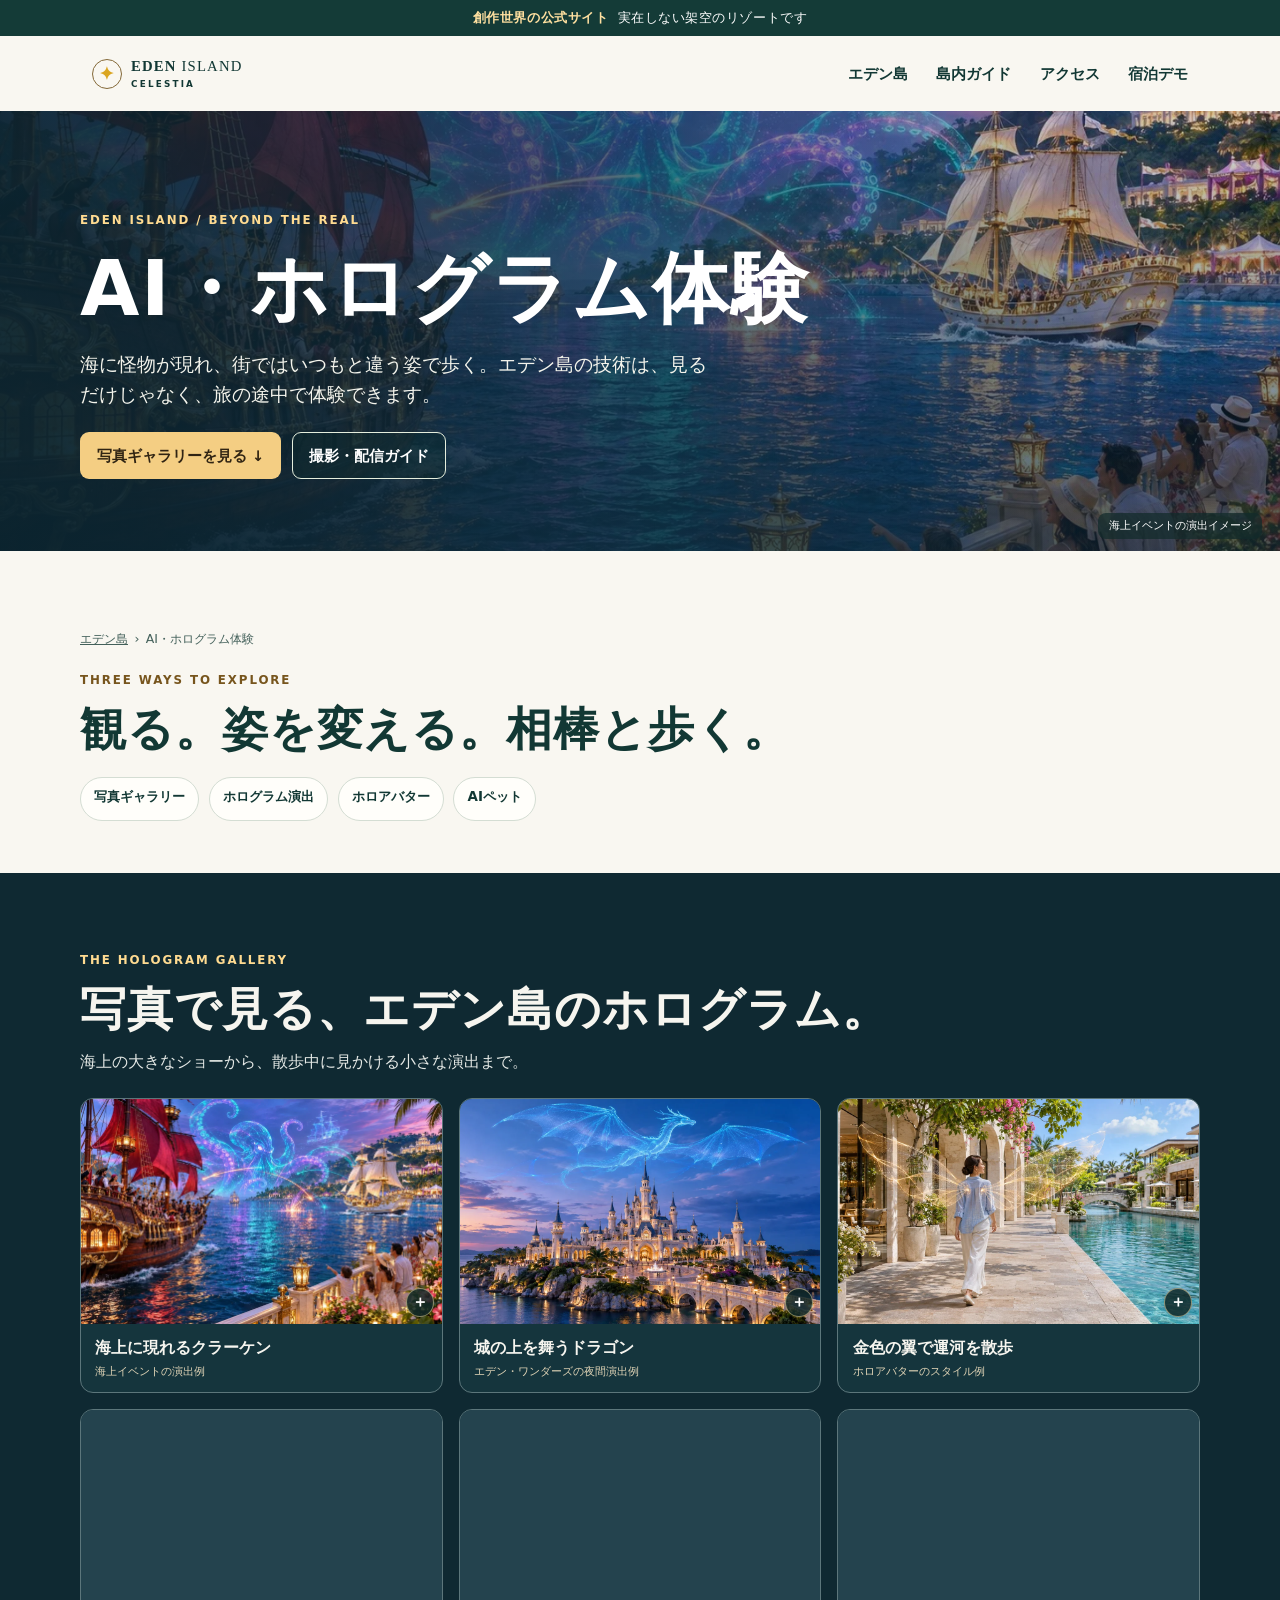
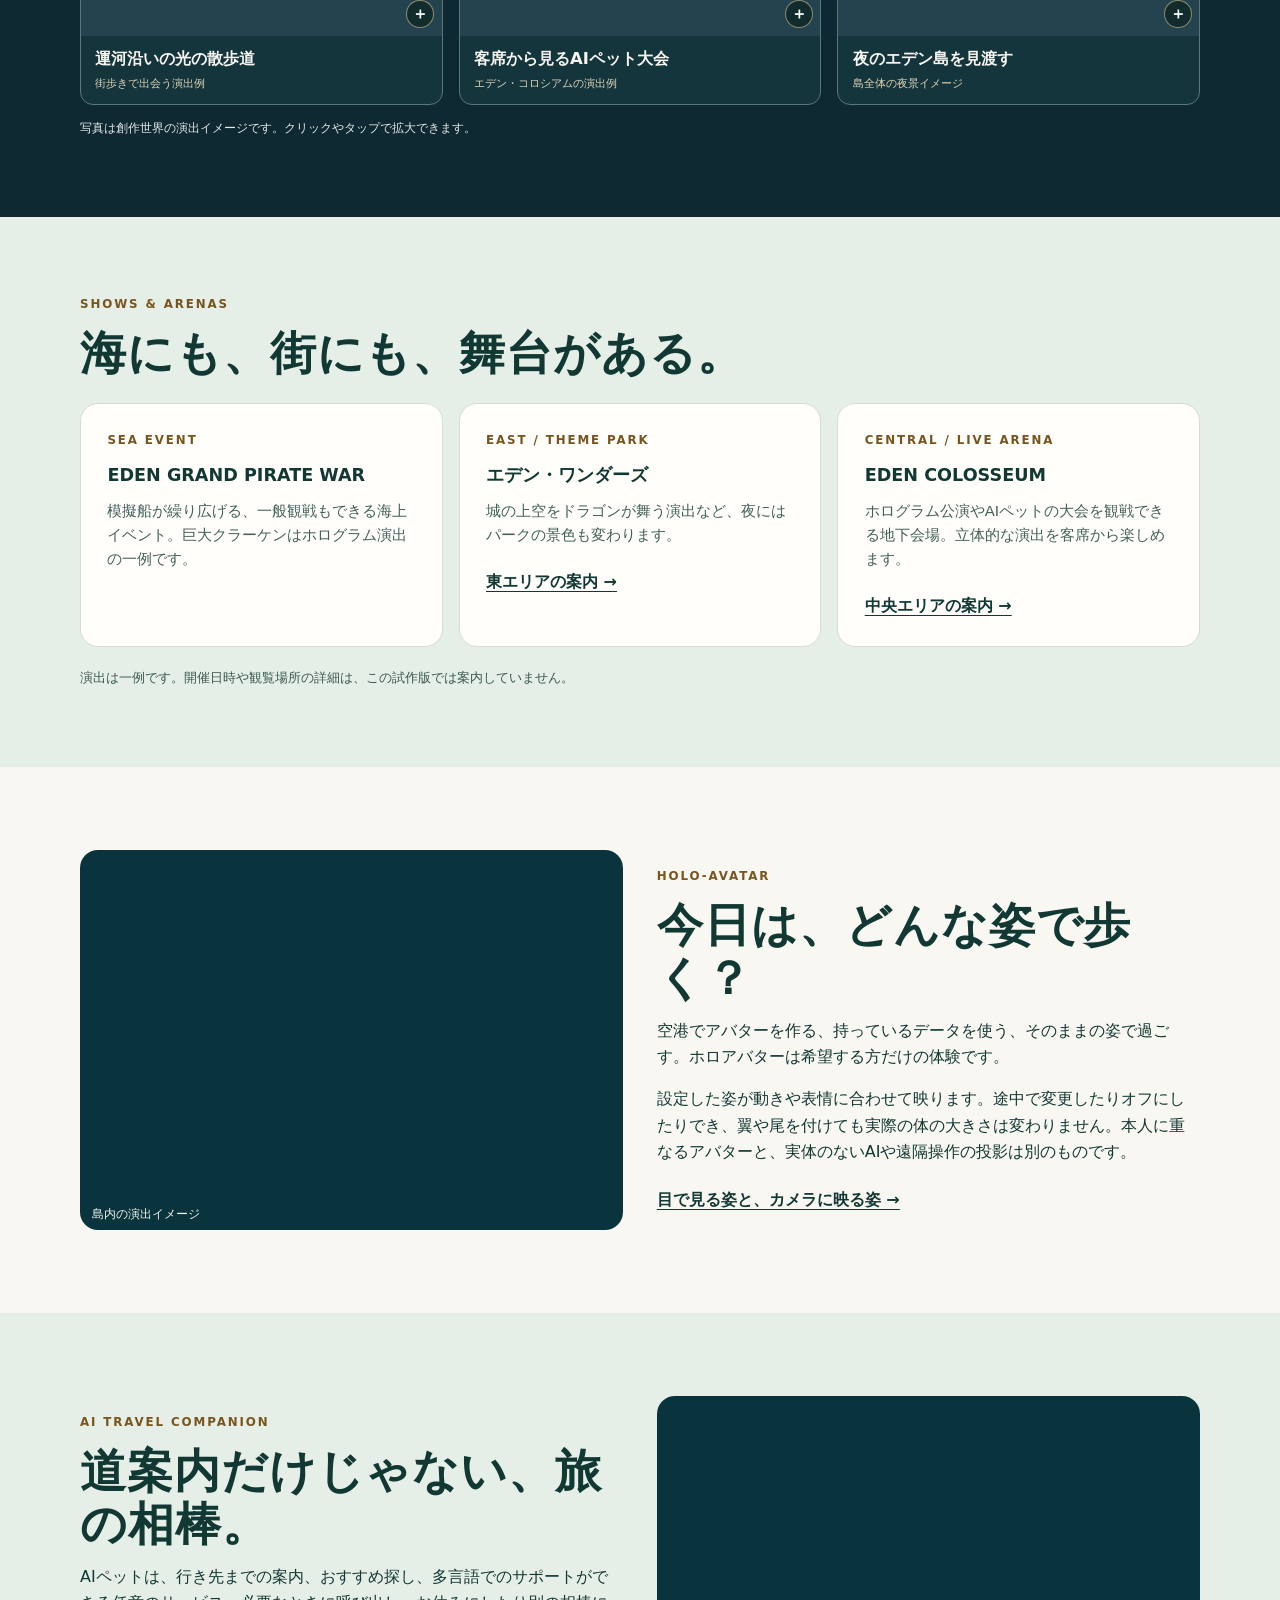
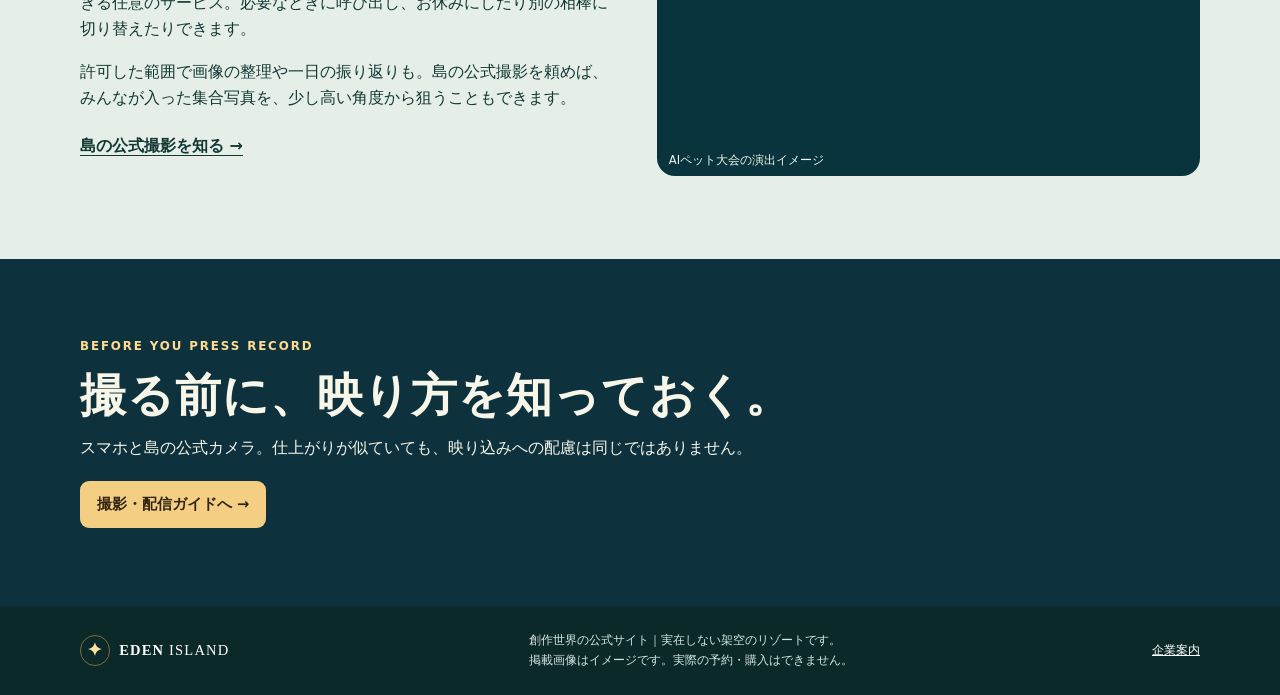
<file: technology.html>
<!doctype html>
<html lang="ja"><head><meta charset="utf-8"><meta name="viewport" content="width=device-width,initial-scale=1"><meta name="description" content="エデン島のホログラムショー、ホロアバター、AIペットを紹介する創作世界の観光案内。"><meta name="referrer" content="no-referrer"><meta http-equiv="Content-Security-Policy" content="default-src 'self'; connect-src 'none'; object-src 'none'; base-uri 'none'; form-action 'none'"><title>AI・ホログラム体験 | EDEN ISLAND</title><link rel="stylesheet" href="style.css"><link rel="stylesheet" href="areas.css"><link rel="stylesheet" href="technology.css"></head>
<body><a class="skip" href="#main">本文へ移動</a><header><div class="fiction"><strong>創作世界の公式サイト</strong><span>実在しない架空のリゾートです</span></div><div class="nav wrap"><a class="brand" href="index.html"><span aria-hidden="true" class="brand-mark">✦</span><span>EDEN <b>ISLAND</b><small>CELESTIA</small></span></a><nav aria-label="メインメニュー"><a href="index.html">エデン島</a><a href="areas.html">島内ガイド</a><a href="access.html">アクセス</a><a href="booking.html">宿泊デモ</a></nav></div></header><main id="main"><section class="area-hero tech-hero">
 <img src="images/technology/kraken.webp" alt="エデン島の海上に出現した巨大なクラーケンのホログラム演出" fetchpriority="high">
 <div class="wrap"><p class="eyebrow light">EDEN ISLAND / BEYOND THE REAL</p><h1>AI・ホログラム体験</h1><p>海に怪物が現れ、街ではいつもと違う姿で歩く。エデン島の技術は、見るだけじゃなく、旅の途中で体験できます。</p><div class="actions"><a class="button gold" href="#gallery">写真ギャラリーを見る ↓</a><a class="button outline" href="photography.html">撮影・配信ガイド</a></div></div><span class="image-label">海上イベントの演出イメージ</span>
</section>
<section class="wrap section tech-intro"><div class="trail"><a href="index.html">エデン島</a><span aria-hidden="true">›</span><span>AI・ホログラム体験</span></div><p class="eyebrow">THREE WAYS TO EXPLORE</p><h2>観る。姿を変える。相棒と歩く。</h2><nav class="tech-hub-links" aria-label="体験の目次"><a href="#gallery">写真ギャラリー</a><a href="#shows">ホログラム演出</a><a href="#avatars">ホロアバター</a><a href="#pets">AIペット</a></nav></section>
<section class="holo-gallery" id="gallery"><div class="wrap section">
<p class="eyebrow light">THE HOLOGRAM GALLERY</p><h2>写真で見る、エデン島のホログラム。</h2>
<p>海上の大きなショーから、散歩中に見かける小さな演出まで。</p>
<div class="holo-grid"><figure class="holo-shot"><a href="images/technology/kraken.webp" data-gallery-photo aria-label="海上に現れるクラーケンの写真を拡大"><img src="images/technology/kraken.webp" alt="夜の海上に浮かび上がる巨大クラーケン" loading="lazy" decoding="async"><span aria-hidden="true" class="holo-zoom">＋</span></a><figcaption><strong>海上に現れるクラーケン</strong><small>海上イベントの演出例</small></figcaption></figure><figure class="holo-shot"><a href="images/technology/hologram-dragon.webp" data-gallery-photo aria-label="城の上を舞うドラゴンの写真を拡大"><img src="images/technology/hologram-dragon.webp" alt="夕暮れの城の上空を舞う、青く透けたドラゴン" loading="lazy" decoding="async"><span aria-hidden="true" class="holo-zoom">＋</span></a><figcaption><strong>城の上を舞うドラゴン</strong><small>エデン・ワンダーズの夜間演出例</small></figcaption></figure><figure class="holo-shot"><a href="images/technology/holo-avatar-guest.webp" data-gallery-photo aria-label="金色の翼で運河を散歩の写真を拡大"><img src="images/technology/holo-avatar-guest.webp" alt="運河沿いを、金色の光の翼を付けたアバターで歩く来島者" loading="lazy" decoding="async"><span aria-hidden="true" class="holo-zoom">＋</span></a><figcaption><strong>金色の翼で運河を散歩</strong><small>ホロアバターのスタイル例</small></figcaption></figure><figure class="holo-shot"><a href="images/technology/hologram-walk.webp" data-gallery-photo aria-label="運河沿いの光の散歩道の写真を拡大"><img src="images/technology/hologram-walk.webp" alt="水辺の遊歩道に広がるホログラムの光景" loading="lazy" decoding="async"><span aria-hidden="true" class="holo-zoom">＋</span></a><figcaption><strong>運河沿いの光の散歩道</strong><small>街歩きで出会う演出例</small></figcaption></figure><figure class="holo-shot"><a href="images/technology/pet-arena.webp" data-gallery-photo aria-label="客席から見るAIペット大会の写真を拡大"><img src="images/technology/pet-arena.webp" alt="客席に囲まれたアリーナで展開するAIペット大会の光の演出" loading="lazy" decoding="async"><span aria-hidden="true" class="holo-zoom">＋</span></a><figcaption><strong>客席から見るAIペット大会</strong><small>エデン・コロシアムの演出例</small></figcaption></figure><figure class="holo-shot"><a href="images/technology/eden-after-dark.webp" data-gallery-photo aria-label="夜のエデン島を見渡すの写真を拡大"><img src="images/technology/eden-after-dark.webp" alt="夜の海に浮かぶ、ホログラム演出で彩られたエデン島の全景" loading="lazy" decoding="async"><span aria-hidden="true" class="holo-zoom">＋</span></a><figcaption><strong>夜のエデン島を見渡す</strong><small>島全体の夜景イメージ</small></figcaption></figure></div>
<p class="holo-note">写真は創作世界の演出イメージです。クリックやタップで拡大できます。</p>
<dialog class="holo-dialog" id="holo-lightbox" aria-labelledby="holo-caption">
<div class="holo-lightbox-top"><p id="holo-caption"></p><button type="button" class="holo-close" aria-label="写真を閉じる" autofocus>×</button></div>
<img id="holo-enlarged" alt="">
<div class="holo-controls"><button type="button" data-picture-step="-1">← 前の写真</button><span id="holo-counter" aria-live="polite"></span><button type="button" data-picture-step="1">次の写真 →</button></div>
</dialog></div></section><section class="tint" id="shows"><div class="wrap section"><p class="eyebrow">SHOWS & ARENAS</p><h2>海にも、街にも、舞台がある。</h2>
<div class="tech-boxes">
 <article class="tech-box"><p class="eyebrow">SEA EVENT</p><h3>EDEN GRAND PIRATE WAR</h3><p>模擬船が繰り広げる、一般観戦もできる海上イベント。巨大クラーケンはホログラム演出の一例です。</p></article>
 <article class="tech-box"><p class="eyebrow">EAST / THEME PARK</p><h3>エデン・ワンダーズ</h3><p>城の上空をドラゴンが舞う演出など、夜にはパークの景色も変わります。</p><a class="text-link" href="area-east.html#wonders">東エリアの案内 →</a></article>
 <article class="tech-box"><p class="eyebrow">CENTRAL / LIVE ARENA</p><h3>EDEN COLOSSEUM</h3><p>ホログラム公演やAIペットの大会を観戦できる地下会場。立体的な演出を客席から楽しめます。</p><a class="text-link" href="area-central.html#colosseum">中央エリアの案内 →</a></article>
</div><p class="photo-note">演出は一例です。開催日時や観覧場所の詳細は、この試作版では案内していません。</p></div></section>
<section class="wrap section tech-feature" id="avatars">
 <figure><img src="images/technology/hologram-walk.webp" alt="水辺の遊歩道を彩る島のホログラム演出" loading="lazy" decoding="async"><figcaption>島内の演出イメージ</figcaption></figure>
 <div class="copy"><p class="eyebrow">HOLO-AVATAR</p><h2>今日は、どんな姿で歩く？</h2><p>空港でアバターを作る、持っているデータを使う、そのままの姿で過ごす。ホロアバターは希望する方だけの体験です。</p><p>設定した姿が動きや表情に合わせて映ります。途中で変更したりオフにしたりでき、翼や尾を付けても実際の体の大きさは変わりません。本人に重なるアバターと、実体のないAIや遠隔操作の投影は別のものです。</p><a class="text-link" href="photography.html#appearance">目で見る姿と、カメラに映る姿 →</a></div>
</section>
<section class="tint" id="pets"><div class="wrap section tech-feature reversed">
 <figure><img src="images/technology/pet-arena.webp" alt="コロシアムの客席から見えるAIペット大会のホログラム演出" loading="lazy" decoding="async"><figcaption>AIペット大会の演出イメージ</figcaption></figure>
 <div class="copy"><p class="eyebrow">AI TRAVEL COMPANION</p><h2>道案内だけじゃない、旅の相棒。</h2><p>AIペットは、行き先までの案内、おすすめ探し、多言語でのサポートができる任意のサービス。必要なときに呼び出し、お休みにしたり別の相棒に切り替えたりできます。</p><p>許可した範囲で画像の整理や一日の振り返りも。島の公式撮影を頼めば、みんなが入った集合写真を、少し高い角度から狙うこともできます。</p><a class="text-link" href="photography.html#take">島の公式撮影を知る →</a></div>
</div></section>
<section class="tech-banner"><div class="wrap section"><p class="eyebrow light">BEFORE YOU PRESS RECORD</p><h2>撮る前に、映り方を知っておく。</h2><p>スマホと島の公式カメラ。仕上がりが似ていても、映り込みへの配慮は同じではありません。</p><a class="button gold" href="photography.html">撮影・配信ガイドへ →</a></div></section></main><footer><div class="wrap foot"><a class="brand" href="index.html"><span class="brand-mark" aria-hidden="true">✦</span><span>EDEN <b>ISLAND</b></span></a><div><p>創作世界の公式サイト｜実在しない架空のリゾートです。</p><p>掲載画像はイメージです。実際の予約・購入はできません。</p></div><a href="company.html">企業案内</a></div></footer><script src="hologram-gallery.js" defer></script></body></html>
</file>
<file: style.css>
:root{--ink:#123834;--deep:#0b2928;--paper:#f9f7f1;--white:#fffefa;--muted:#43605a;--line:#d4ddd3;--gold:#f4ce83;--gold-ink:#77551d;--mint:#e6efe7;--radius:18px;--shadow:0 14px 40px #12383413}*{box-sizing:border-box}html{scroll-behavior:smooth}body{margin:0;background:var(--paper);color:var(--ink);font:16px/1.65 system-ui,-apple-system,BlinkMacSystemFont,"Hiragino Sans","Yu Gothic",Meiryo,sans-serif}h1,h2,h3,p{margin:0}h1,h2{line-height:1.16;letter-spacing:.02em}h1{font-size:clamp(2.5rem,6vw,5.6rem)}h2{font-size:clamp(1.65rem,4vw,2.85rem)}h3{font-size:1.34rem;line-height:1.3}h3+p,h2+p{margin-top:.75rem}a{color:inherit}a:focus-visible,button:focus-visible,input:focus-visible,select:focus-visible,[tabindex="-1"]:focus-visible{outline:3px solid #c07815;outline-offset:4px}[hidden]{display:none!important}.wrap{width:min(100% - 36px,1120px);margin-inline:auto}.skip{position:absolute;left:1rem;top:-10rem;z-index:10;padding:.6rem;background:var(--white)}.skip:focus{top:.5rem}.fiction{background:#143b37;color:#fff;padding:.46rem .65rem;display:flex;flex-wrap:wrap;justify-content:center;gap:.12rem .6rem;font-size:.74rem;letter-spacing:.04em;text-align:center}.fiction strong{color:#ffe0a0}.nav{display:flex;align-items:center;justify-content:space-between;gap:10px;min-height:68px}.brand{display:inline-flex;align-items:center;gap:.55rem;text-decoration:none;font:700 .91rem/1 Georgia,serif;white-space:nowrap;letter-spacing:.08em}.brand b{font-weight:400}.brand small{display:block;font:600 .55rem/1 system-ui;letter-spacing:.25em;margin-top:.4rem}.brand-mark{border:1px solid #846939;border-radius:50%;display:grid;place-items:center;inline-size:1.9rem;block-size:1.9rem;color:goldenrod;font-size:1.13rem}nav{display:flex;gap:.3rem;align-items:center}nav a{padding:.5rem .52rem;border-radius:8px;text-decoration:none;font-size:.77rem;font-weight:700}nav a[aria-current],nav a:hover{background:var(--mint)}.hero{min-height:clamp(44rem,79vh,60rem);color:white;display:grid;align-items:center;position:relative;background:linear-gradient(90deg,#071f24ed 0%,#0b2d31ca 25%,#102b3680 57%,#183b4d36 100%),url("images/eden-aerial.webp") 60% center/cover,#153d47}.hero-copy{padding-block:72px 96px}.hero h1{line-height:1.14;font-weight:750}.hero p{margin:1.5rem 0;font-size:clamp(1.04rem,2vw,1.3rem);color:#f9f9ed}.eyebrow{font-weight:800;font-size:.74rem;letter-spacing:.16em;color:var(--gold-ink);margin-bottom:.85rem}.eyebrow.light{color:#ffdb91}.image-label{position:absolute;bottom:12px;right:18px;background:#122b2bba;padding:.28rem .65rem;border-radius:8px;font-size:.68rem}.actions{display:flex;gap:.67rem;flex-wrap:wrap}.button{padding:.72rem 1rem;min-height:47px;display:inline-flex;align-items:center;justify-content:center;gap:.6rem;border:1px solid transparent;border-radius:9px;text-decoration:none;font:700 .91rem/1.4 system-ui;cursor:pointer}.button:hover{filter:brightness(.92)}.gold{background:var(--gold);color:#302413}.outline{border-color:#e5eedd;background:#0c2c2c5c;color:white}.ink{background:var(--ink);color:#fff}.island-stats{display:grid;grid-template-columns:repeat(3,minmax(0,1fr));border:1px solid var(--line);border-radius:var(--radius);margin-top:-29px;background:var(--white);box-shadow:var(--shadow);position:relative}.island-stats div{padding:1rem .65rem;text-align:center}.island-stats div+div{border-left:1px solid var(--line)}.island-stats strong{display:block;font-size:clamp(1.35rem,4.6vw,2.1rem);line-height:1.2}.island-stats strong span,.island-stats small{font-size:.78rem}.island-stats small{display:block;margin-top:.4rem;color:var(--muted);line-height:1.3}.section{padding-block:clamp(42px,7vw,78px)}.section-heading{margin-bottom:1.6rem}.lodging,.mini,.panel,.result{border:1px solid var(--line);border-radius:var(--radius);background:var(--white);overflow:hidden}.lodging{display:grid}.suite-visual{min-height:230px;background:linear-gradient(145deg,#4c5e3910,#243e4030),url("images/palace-suite.webp") center center/cover,#93a490}.lodging-copy,.mini,.panel,.result-content{padding:clamp(18px,4.2vw,38px)}.split{display:grid;gap:13px;margin-top:14px}.text-link{display:inline-block;margin-top:1.35rem;font-weight:750;text-underline-offset:4px}.compact{padding:clamp(44px,8vw,80px) 0;background:radial-gradient(ellipse at 95% 20%,#46776b,transparent 55%),linear-gradient(140deg,#102f2f,#16463e);color:white}.compact h1{font-size:clamp(2.3rem,6vw,4rem)}.compact p:not(.eyebrow){color:#edf5ee;margin-top:.65rem}.subhead{margin-top:2rem}.tint{background:var(--mint)}.rail{margin:1.25rem 0}.rail div{display:flex;justify-content:space-between;align-items:baseline;gap:.75rem;border-block-end:1px solid var(--line);padding:.62rem 0}.rail dt{color:var(--muted);font-weight:650}.rail dd{text-align:right;margin:0;font-weight:750}.fine{font-size:.83rem;color:var(--muted);line-height:1.6;margin-top:.6rem}.booking{padding-block:21px 65px;max-width:1000px}.notice{display:flex;align-items:flex-start;gap:.72rem;padding:.85rem .95rem;border-radius:10px;background:#fff1d4;border:1px solid #e3c891;color:#4c361a}.notice p{font-size:.87rem;margin-top:.17rem}.dot{border:1px solid currentColor;border-radius:50%;width:1.3rem;height:1.3rem;display:grid;place-items:center;font:700 .8rem/1 Georgia;flex:none;margin-top:.12rem}.steps{list-style:none;padding:0;display:grid;grid-template-columns:repeat(3,minmax(0,1fr));gap:.35rem;margin:1.15rem 0;font-size:clamp(.68rem,2.5vw,.88rem);font-weight:750}.steps li{padding:.46rem .2rem .48rem;border-bottom:3px solid var(--line);color:var(--muted);white-space:nowrap}.steps li[aria-current]{border-color:#aa762d;color:var(--ink)}.steps span{color:var(--gold-ink);font-size:.72rem}.panel{box-shadow:var(--shadow)}.block-head{margin-bottom:1.1rem}.block-head .eyebrow{margin-bottom:.35rem}.fields{display:grid;grid-template-columns:repeat(2,minmax(0,1fr));gap:.9rem}.fields label{font-weight:680;font-size:.89rem;min-width:0}.fields input,.fields select{display:block;width:100%;min-width:0;height:46px;border:1px solid #aabbad;border-radius:8px;padding:.35rem .4rem;background:white;color:var(--ink);font:inherit;font-size:16px;margin-top:.32rem}.panel .button{margin-top:1rem;width:100%}.form-error{font-weight:750;background:#fff0ed;color:#9b281c;border-radius:8px;padding:.45rem .6rem;margin-top:.6rem}.section-inner,.receipt{margin-top:1.6rem}.results{display:grid;gap:.9rem}.result{display:flex;flex-direction:column}.result-image{height:140px;background:linear-gradient(145deg,#d4ecbd38,#122f3d82),radial-gradient(ellipse at 65% 0%,#ccdbb6,#315d50 58%,#082e32)}.result-image.palace{background:linear-gradient(145deg,#d4ecbd19,#122f3d22),url("images/palace-suite.webp") center center/cover,#62796d}.result-image.theme{background:radial-gradient(ellipse at 72% 18%,#f1d08a,#7a614a 50%,#322f47)}.result-content{padding:1.15rem;flex:1;display:flex;flex-direction:column}.result-content p{margin-top:.4rem}.result-content .eyebrow{margin:0 0 .4rem;font-size:.67rem}.result-content .price{margin-top:auto;padding-top:1rem;font-size:1.1rem;font-weight:750}.result-content .button{margin-top:.75rem;width:100%}.result-description{font-size:.89rem;color:var(--muted)}.result .fine{font-size:.73rem}.plan-name{font-weight:750;font-size:1.2rem}.foot{display:flex;gap:1rem;flex-wrap:wrap;justify-content:space-between;align-items:center;padding-block:1.5rem}.foot p,.foot>a:last-child{font-size:.78rem}.foot p{color:#d7e6e2}footer{background:var(--deep);color:#fff}footer .brand-mark{color:#ffe1a0}@media(min-width:650px){.wrap{width:min(100% - 64px,1120px)}.booking{max-width:1000px}.nav a{font-size:.92rem;padding:.56rem .74rem}.fiction{font-size:.82rem}.lodging{grid-template-columns:1.05fr 1fr;align-items:stretch}.split{grid-template-columns:repeat(2,minmax(0,1fr))}.fields{grid-template-columns:repeat(3,minmax(0,1fr))}.panel .button{width:auto}.results{grid-template-columns:repeat(2,minmax(0,1fr))}}@media(min-width:900px){.results{grid-template-columns:repeat(3,minmax(0,1fr))}.nav{min-height:75px}}@media(max-width:360px){.nav{flex-wrap:wrap;padding-block:.55rem}.island-stats small{font-size:.66rem}.wrap{width:calc(100% - 28px)}}@media(prefers-reduced-motion:reduce){html{scroll-behavior:auto}}
.result-image.theme{background:linear-gradient(145deg,#f1d08a16,#322f472d),url("images/theme-hotel.webp") center center/cover,radial-gradient(ellipse at 72% 18%,#f1d08a,#7a614a 50%,#322f47)}.result-image.villa{background:linear-gradient(145deg,#d4ecbd16,#122f3d22),url("images/forest-villa.webp") center center/cover,radial-gradient(ellipse at 65% 0%,#ccdbb6,#315d50 58%,#082e32)}
.booking-modes{display:grid;grid-template-columns:repeat(2,minmax(0,1fr));gap:.55rem;margin:1.1rem 0}.booking-modes a{display:flex;flex-direction:column;align-items:flex-start;gap:.17rem;padding:.72rem .66rem;border:1px solid var(--line);text-decoration:none;font-size:.87rem;line-height:1.4;border-radius:10px;background:var(--white)}.booking-modes a[aria-current]{border-color:#9b732f;background:#fff1d4}.booking-modes small{color:var(--muted);font-size:.7rem}.result-image.ultimate{background:linear-gradient(120deg,#38241224,#181c23ad),url("images/ultimate-suite.webp") center/cover,#493d31}.room-picks{display:grid;gap:.75rem;margin-top:1rem;grid-template-columns:repeat(2,minmax(0,1fr))}.room-pick{border:1px solid var(--line);overflow:hidden;background:var(--white);color:var(--ink);border-radius:9px;padding:0;text-align:left;font:inherit;cursor:pointer}.room-pick[aria-pressed=true]{border:2px solid #997030;background:#fff1d4}.room-pick .result-image{height:84px}.room-pick span{display:block;padding:.48rem .5rem 0;font-size:.83rem;line-height:1.32;font-weight:750;overflow-wrap:anywhere}.room-pick small{display:block;padding:.24rem .5rem .5rem;font-size:.69rem;color:var(--muted)}.month-controls{display:flex;align-items:center;justify-content:space-between;gap:1rem;margin:1.05rem 0 .6rem}.arrow-btn{min-width:44px;min-height:44px;font:700 1.1rem/1 system-ui;border:1px solid var(--line);border-radius:8px;background:var(--paper);color:var(--ink);cursor:pointer}.arrow-btn:disabled{opacity:.45;cursor:default}.cal-grid{display:grid;grid-template-columns:repeat(7,minmax(0,1fr));gap:4px}.cal-grid .dow{text-align:center;font-size:.74rem;line-height:2}.day{min-width:0;min-height:45px;padding:0;border:1px solid var(--line);border-radius:5px;font:700 .85rem/1.1 system-ui;background:#e5f2e9;color:#143d31;cursor:pointer}.day span{display:block;font-size:.69rem;margin-top:.23rem}.day[disabled]{background:#f1efea;color:#59625d;cursor:not-allowed}.day.closed{background:#f8e9e4;color:#754637}.day[aria-pressed=true]{border:2px solid var(--ink);background:var(--ink);color:#fff}.day.stay{border:2px solid #b9914a;background:#fff0cb}.calendar-selection{margin-top:1.1rem;padding-top:.9rem;border-top:1px solid var(--line)}.calendar-selection .fields{margin-top:.65rem;grid-template-columns:repeat(3,minmax(0,1fr))}@media(min-width:760px){.room-picks{grid-template-columns:repeat(4,minmax(0,1fr))}.room-pick .result-image{height:111px}.day{min-height:60px}.booking-modes a{padding:.9rem 1rem}}
.result-image.graphic{display:grid;place-items:center;position:relative;overflow:hidden;background:linear-gradient(140deg,#325555,#102d32)}.result-image.graphic.resort{background:linear-gradient(150deg,#346359,#183b39 54%,#425e44)}.result-image.graphic.longstay{background:linear-gradient(150deg,#495867,#263747 58%,#1a4145)}.result-image.graphic.palacevip{background:linear-gradient(150deg,#7d5c31,#47391f 57%,#293d36)}.result-image.graphic::before,.result-image.graphic::after{content:"";position:absolute;inset:auto;width:112%;height:90%;border-radius:50%;border:1px solid #ffdc9c49;transform:translate(35%,-83%) rotate(-24deg)}.result-image.graphic::after{transform:translate(-24%,85%) rotate(-24deg)}.result-image .category-glyph{display:grid;place-items:center;inline-size:2.85rem;block-size:2.85rem;border:1px solid #ffdc9c72;border-radius:50%;padding:0;color:#ffe4ad;font:500 1.65rem/1 Georgia,serif}.room-pick .room-type{min-block-size:2.4em;line-height:1.25}
</file>
<file: areas.css>
.nav nav{flex-wrap:wrap;justify-content:flex-end}
.area-hero{min-height:440px;position:relative;isolation:isolate;display:grid;align-items:end;background:#0b3134;color:#fff;overflow:hidden}
.area-hero:after{content:"";position:absolute;inset:0;z-index:-1;background:linear-gradient(85deg,#071f24ef,#1132339c 54%,#1032362b),linear-gradient(0deg,#0b2929a0,transparent 85%)}
.area-hero>img{position:absolute;inset:0;z-index:-2;width:100%;height:100%;object-fit:cover}
.area-hero .wrap{padding-block:4rem 4.5rem}.area-hero p:not(.eyebrow){max-width:34em;margin:1.05rem 0 0;font-size:clamp(.98rem,2vw,1.16rem)}.area-hero .actions{margin-top:1.35rem}.area-hero h1{font-size:clamp(2.45rem,6vw,5rem)}
.trail{display:flex;flex-wrap:wrap;gap:.4rem;align-items:center;margin-bottom:1.3rem;color:var(--muted);font-size:.78rem}
.explore-layout{display:grid;gap:1.6rem}.map-card{padding:clamp(12px,3vw,25px);background:#0d353a;color:#f9f5df;border-radius:var(--radius);margin:0;box-shadow:var(--shadow)}
.island-diagram{position:relative;isolation:isolate;aspect-ratio:5/4;background:radial-gradient(ellipse at 50% 55%,#256860,#0b303a 70%);overflow:hidden;border:1px solid #ffffff24;border-radius:13px}
.island-diagram svg{width:100%;height:100%;display:block}.map-card figcaption{padding:.8rem .25rem 0;color:#e4e5d4;font-size:.75rem}
.map-marker{position:absolute;left:var(--x);top:var(--y);transform:translate(-50%,-50%);min-width:54px;text-align:center;min-height:36px;padding:.35rem .5rem;display:inline-grid;place-items:center;border-radius:8px;background:#072d30;color:#fff6de;border:1px solid #e3cf94;text-decoration:none;white-space:nowrap;font-weight:750;font-size:clamp(.73rem,2.8vw,.93rem);box-shadow:0 2px 8px #06252a99;z-index:2}
.map-marker:hover,.map-marker:focus-visible{background:#fff0bd;color:#162f30}
.map-marker.north{--x:48%;--y:23%}.map-marker.west{--x:25%;--y:55%}.map-marker.central{--x:50%;--y:49%}.map-marker.east{--x:75%;--y:53%}.map-marker.south{--x:53%;--y:78%}
.area-list{display:grid;gap:.5rem;align-content:start}.area-list a{display:grid;grid-template-columns:3rem 1fr auto;gap:.6rem;align-items:center;text-decoration:none;border:1px solid var(--line);border-radius:11px;background:var(--white);padding:.65rem .8rem}
.area-list a:hover,.feature-links a:hover,.area-card:hover{border-color:#ac8a4a;background:#fffaf0}.area-list small:not(.area-kicker){display:block;color:var(--muted);line-height:1.35}.area-kicker{color:var(--gold-ink);font-size:.65rem;letter-spacing:.08em;font-weight:800}.area-list i{font-style:normal}
.area-grid{display:grid;grid-template-columns:repeat(2,minmax(0,1fr));gap:1rem}
.area-card{display:block;overflow:hidden;background:var(--white);border:1px solid var(--line);border-radius:var(--radius);text-decoration:none}.area-card img{display:block;width:100%;aspect-ratio:1.55;object-fit:cover}.area-card .copy{padding:clamp(.8rem,2.4vw,1.4rem)}.area-card .copy h3{font-size:clamp(1.03rem,2.3vw,1.4rem);margin:.3rem 0}.area-card .copy p{font-size:.86rem;color:var(--muted)}
.feature-links{display:flex;flex-wrap:wrap;gap:.55rem;margin:1.5rem 0 0}.feature-links a{display:inline-flex;align-items:center;min-height:44px;border-radius:999px;border:1px solid var(--line);background:var(--white);padding:.48rem .85rem;text-decoration:none;font-weight:700;font-size:.84rem}
.feature-list{display:grid;gap:1rem;margin-top:1.3rem}.feature{display:grid;border:1px solid var(--line);background:var(--white);border-radius:var(--radius);overflow:hidden;scroll-margin-top:1rem}
.feature figure{margin:0;background:#38625b}.feature img{height:100%;width:100%;aspect-ratio:1.72;display:block;object-fit:cover}.feature .copy{padding:clamp(1.05rem,3.2vw,2.5rem);align-self:center}.feature .copy h3{font-size:clamp(1.3rem,2.8vw,1.95rem)}.feature .copy .arrival{font-size:.79rem;color:var(--muted);padding-top:.85rem;border-top:1px solid var(--line);margin-top:1rem}
.area-footer-links{display:flex;flex-wrap:wrap;gap:.6rem;margin-top:1.2rem}.area-footer-links a{white-space:normal}
@media(min-width:760px){.explore-layout{grid-template-columns:1.12fr 1fr;align-items:center}.area-grid{grid-template-columns:repeat(3,minmax(0,1fr))}.feature{grid-template-columns:.95fr 1fr}.feature:nth-child(even) figure{order:2}}
@media(max-width:500px){.nav{flex-wrap:wrap;justify-content:center;gap:4px;padding-block:.52rem}.nav nav{justify-content:center}.nav nav a{padding:.42rem .48rem}.area-hero{min-height:370px}.area-hero .wrap{padding-block:2.7rem 3.2rem}.area-grid{gap:.6rem}.area-card .copy p{font-size:.79rem}}
.route-list{display:grid;grid-template-columns:repeat(auto-fit,minmax(min(100%,255px),1fr));gap:.65rem}.route-list>div{border:1px solid var(--line);border-radius:12px;background:var(--white);padding:.8rem .9rem}.route-list dt{font-weight:700}.route-list dt strong{display:inline-grid;place-items:center;min-width:1.65rem;min-height:1.65rem;background:var(--mint);border-radius:50%;margin-right:.25rem}.route-list dd{margin:.45rem 0 0;font-size:.83rem;color:var(--muted)}
</file>
<file: west.css>
.west-hero .west-sub{font-weight:780;margin-top:.6rem;color:#ffdd9b;letter-spacing:.06em}
.west-jump{justify-content:flex-start}
.west-section{padding-bottom:clamp(38px,6vw,70px)}
.west-grid{display:grid;gap:1rem;margin-top:1.4rem}
.west-card{overflow:hidden;background:var(--white);border:1px solid var(--line);border-radius:var(--radius);scroll-margin-top:1rem}
.west-card>img{width:100%;height:auto;aspect-ratio:16/9;object-fit:cover;display:block;background:#2a625f}
.west-copy{padding:clamp(1.05rem,3vw,1.9rem)}
.west-copy h3{font-size:clamp(1.3rem,2.5vw,1.85rem)}
.west-tag{display:inline-block;padding:.25rem .63rem;margin:.8rem .31rem 0 0;max-width:100%;border-radius:999px;background:#e9f4ed;color:#1c453a;font-size:.75rem;font-weight:700}
.west-text{border-top:3px solid #92afa4}
.west-night{position:relative;isolation:isolate;min-height:clamp(390px,49vw,525px);display:grid;align-items:end;overflow:hidden;border-radius:var(--radius);background:#0c292f;color:white;scroll-margin-top:1rem}
.west-night>img{position:absolute;inset:0;width:100%;height:100%;object-fit:cover;z-index:-2}
.west-night:after{content:"";position:absolute;inset:0;background:linear-gradient(0deg,#061c23f0 0%,#10272d95 45%,transparent 88%);z-index:-1}
.west-night .west-copy{max-width:44rem;padding:clamp(1.15rem,4vw,3.2rem)}
.west-night .west-tag{color:#fff4d6;background:#0d3038;border:1px solid #f9dc98a1}
.west-arrival .fine{margin-top:1rem}
@media(min-width:680px){.west-grid{grid-template-columns:repeat(2,minmax(0,1fr))}}
</file>
<file: company.css>
.capital-hero{position:relative;min-height:clamp(490px,70vh,690px);display:grid;align-items:center;color:#fff;background:linear-gradient(90deg,#092626f2 0%,#0b2b2be3 27%,#0b3332b8 55%,#102b2c70 100%),url("images/eden-aerial.webp") center 60%/cover,#102f2f}.capital-inner{padding-block:47px 78px}.capital-hero h1{font-size:clamp(1.6rem,3.1vw,2.35rem)}.capital-label{margin-top:1.5rem;font-weight:750;letter-spacing:.12em}.capital-figure{font:400 clamp(6.1rem,17vw,12rem)/.97 Georgia,serif;letter-spacing:-.065em;color:#ffdc95;font-variant-numeric:lining-nums}.capital-figure span{font:740 clamp(2.7rem,7.2vw,5.1rem)/1 system-ui,sans-serif;letter-spacing:0;margin-left:.15em}.capital-intro{margin-top:.8rem;font-size:clamp(.95rem,2.1vw,1.22rem);font-weight:650}.capital-jump{flex-wrap:wrap;margin-top:1.4rem;gap:.5rem}.capital-jump a{background:#0d2f2ecf;border:1px solid #a8c2b3a0;padding:.68rem .73rem}.capital-jump a:hover{background:#24504b}.allocation{display:grid;grid-template-columns:2fr 3fr;overflow:hidden;border-radius:10px;margin-top:1.6rem;min-height:2.7rem}.allocation span{display:grid;place-items:center;background:#efd295;color:#332715;font-weight:800}.allocation span+span{background:#205951;color:#fff}.cap-card{border-top:4px solid #c79031}.cap-card.tech{border-top-color:#205951}.cap-card h3 strong{display:block;margin-top:.15rem;font-size:clamp(2rem,5vw,3rem)}.milestones{display:grid;gap:.8rem;margin:1.25rem 0 0;padding:0;list-style:none;counter-reset:phase}.milestones li{counter-increment:phase;position:relative;padding:.9rem 1rem .9rem 3.45rem;border-top:1px solid var(--line)}.milestones li::before{content:"0" counter(phase);position:absolute;left:.75rem;top:.82rem;color:var(--gold-ink);font-size:1.02rem;font-weight:800}.milestones p{color:var(--muted);margin-top:.28rem} @media(max-width:430px){.capital-hero{background-position:59% center}.capital-inner{padding-block:43px 70px}.capital-jump a{font-size:.68rem;padding:.65rem .55rem}}
</file>
<file: technology.css>
.tech-hero{background:#0a2634}
.tech-hero:after{background:linear-gradient(90deg,#0b242fef 0%,#102b3aa6 48%,#10253928 85%),linear-gradient(0deg,#0a2535aa,transparent)}
.tech-hero p:not(.eyebrow){color:#f4f4ec}
.tech-intro{padding-bottom:clamp(22px,5vw,52px)}
.tech-intro h2,.tech-feature h2{max-width:21em}
.tech-hub-links{display:flex;flex-wrap:wrap;gap:.6rem;margin-top:1.25rem}
.tech-hub-links a{min-height:44px;border:1px solid var(--line);padding:.52rem .82rem;border-radius:999px;text-decoration:none;background:var(--white);font-weight:720;font-size:.84rem}
.tech-hub-links a:hover{background:#fff0d3;border-color:#9e793e}
.tech-feature{display:grid;gap:1.2rem;align-items:center}
.tech-feature figure{border-radius:var(--radius);overflow:hidden;margin:0;background:#09343d}
.tech-feature img{width:100%;display:block;aspect-ratio:1.56;object-fit:cover}
.tech-feature figcaption{padding:.4rem .75rem;color:#f1f5ec;font-size:.72rem}
.tech-feature .copy{padding:clamp(.4rem,2.3vw,1.35rem) 0}
.tech-feature .copy p+p:not(.eyebrow){margin-top:1rem}
.tech-boxes{display:grid;gap:1rem;margin-top:1.4rem}
.tech-box{border:1px solid var(--line);background:var(--white);border-radius:var(--radius);padding:clamp(1rem,3vw,1.65rem)}
.tech-box h3{font-size:1.1rem}.tech-box p:not(.eyebrow){font-size:.92rem;color:var(--muted)}
.tech-banner{background:#0e323d;color:#f7f6e8}.tech-banner p:not(.eyebrow){max-width:48rem}
.tech-banner .button{margin-top:1.2rem}
.photo-hero{background:radial-gradient(ellipse at 80% 8%,#31726f,#153d4a 40%,#0d2838 77%);color:white}
.photo-hero .wrap{padding-block:clamp(3.3rem,8vw,6.8rem)}
.photo-hero h1{font-size:clamp(2.3rem,6vw,5rem)}
.photo-hero p:not(.eyebrow){max-width:34rem;margin:1rem 0 1.4rem}
.photo-diagram{margin:1.35rem 0 0}
.photo-diagram figcaption{font-size:.79rem;color:var(--muted);margin:.75rem 0 0}
.photo-views{display:grid;gap:.65rem}
.photo-view{min-width:0;display:grid;grid-template-rows:auto auto 1fr;justify-items:start;gap:.55rem;border:1px solid var(--line);border-radius:var(--radius);padding:clamp(1rem,3vw,1.55rem);background:var(--white)}
.photo-view svg{width:54px;height:54px;padding:10px;border-radius:14px;color:#d2ad6a;background:#173c40}
.photo-view strong{font-size:1.03rem}
.photo-view p{font-size:.86rem;color:var(--muted)}
.photo-view-highlight{background:#e9f2ec;border-color:#b5c9ba}
.photo-details{display:grid;gap:.7rem;margin-top:1.25rem}
.photo-details details{background:var(--white);border:1px solid var(--line);border-radius:12px}
.photo-details summary{cursor:pointer;font-weight:750;padding:1rem}
.photo-details details>div{padding:0 1rem 1rem;color:var(--muted);max-width:75ch}
.photo-note{margin-top:1.25rem;color:#385850;font-size:.84rem}
.tech-toc{margin-bottom:.65rem}
.tech-links{display:flex;gap:.65rem;flex-wrap:wrap;margin-top:1.2rem}
@media(min-width:705px){.tech-feature{grid-template-columns:1fr 1fr;gap:2.1rem}.tech-feature.reversed figure{order:2}.tech-boxes,.photo-views{grid-template-columns:repeat(3,minmax(0,1fr))}}
.holo-gallery{background:#0f2932;color:#f6f5ef;scroll-margin-top:1rem}
.holo-gallery h2{max-width:25em}
.holo-gallery p:not(.eyebrow){color:#e5e9e6}
.holo-grid{display:grid;grid-template-columns:repeat(2,minmax(0,1fr));gap:clamp(.6rem,2.3vw,1rem);margin-top:1.4rem}
.holo-shot{min-width:0;margin:0;border:1px solid #5c767b;border-radius:13px;overflow:hidden;background:#15353d}
.holo-shot a{display:block;position:relative;color:#fff;outline-offset:-4px}
.holo-shot img{width:100%;display:block;aspect-ratio:16/10;object-fit:cover;background:#24434e}
.holo-zoom{position:absolute;right:.45rem;bottom:.45rem;border-radius:50%;background:#102829d9;border:1px solid #ffe5ac80;color:#fff;min-width:1.75rem;min-height:1.75rem;display:grid;place-items:center;font-weight:750}
.holo-shot a:hover .holo-zoom{background:#fff0c9;color:#1e3430}
.holo-shot figcaption{padding:.65rem .7rem;line-height:1.35}
.holo-shot strong,.holo-shot small{display:block}.holo-shot strong{font-size:clamp(.79rem,2.1vw,1.03rem)}.holo-shot small{margin-top:.33rem;font-size:.7rem;color:#e0d4b6}
.holo-note{font-size:.75rem;margin-top:.9rem}
.holo-dialog{max-width:min(92vw,1000px);max-height:92dvh;border:1px solid #66817f;border-radius:16px;padding:0;background:#0d262d;color:#fff;overscroll-behavior:contain}
.holo-dialog::backdrop{background:#000b}
.holo-lightbox-top,.holo-controls{display:flex;justify-content:space-between;align-items:center;gap:.45rem;padding:.55rem .7rem}
.holo-lightbox-top p{font-weight:750;font-size:.89rem}
.holo-dialog img{display:block;max-width:100%;max-height:68dvh;width:auto;height:auto;margin-inline:auto;object-fit:contain}
.holo-dialog button{cursor:pointer;min-height:44px;min-width:44px;border:1px solid #819898;border-radius:9px;background:#163e42;color:#fff;font:700 .8rem/1.1 system-ui;padding:.48rem .55rem}
.holo-dialog button:hover{background:#fff0cb;color:#163336}.holo-dialog .holo-close{font-size:1.48rem}
.holo-controls span{font-size:.75rem;white-space:nowrap}
@media(min-width:730px){.holo-grid{grid-template-columns:repeat(3,minmax(0,1fr))}.holo-shot figcaption{padding:.8rem .9rem}}
</file>
